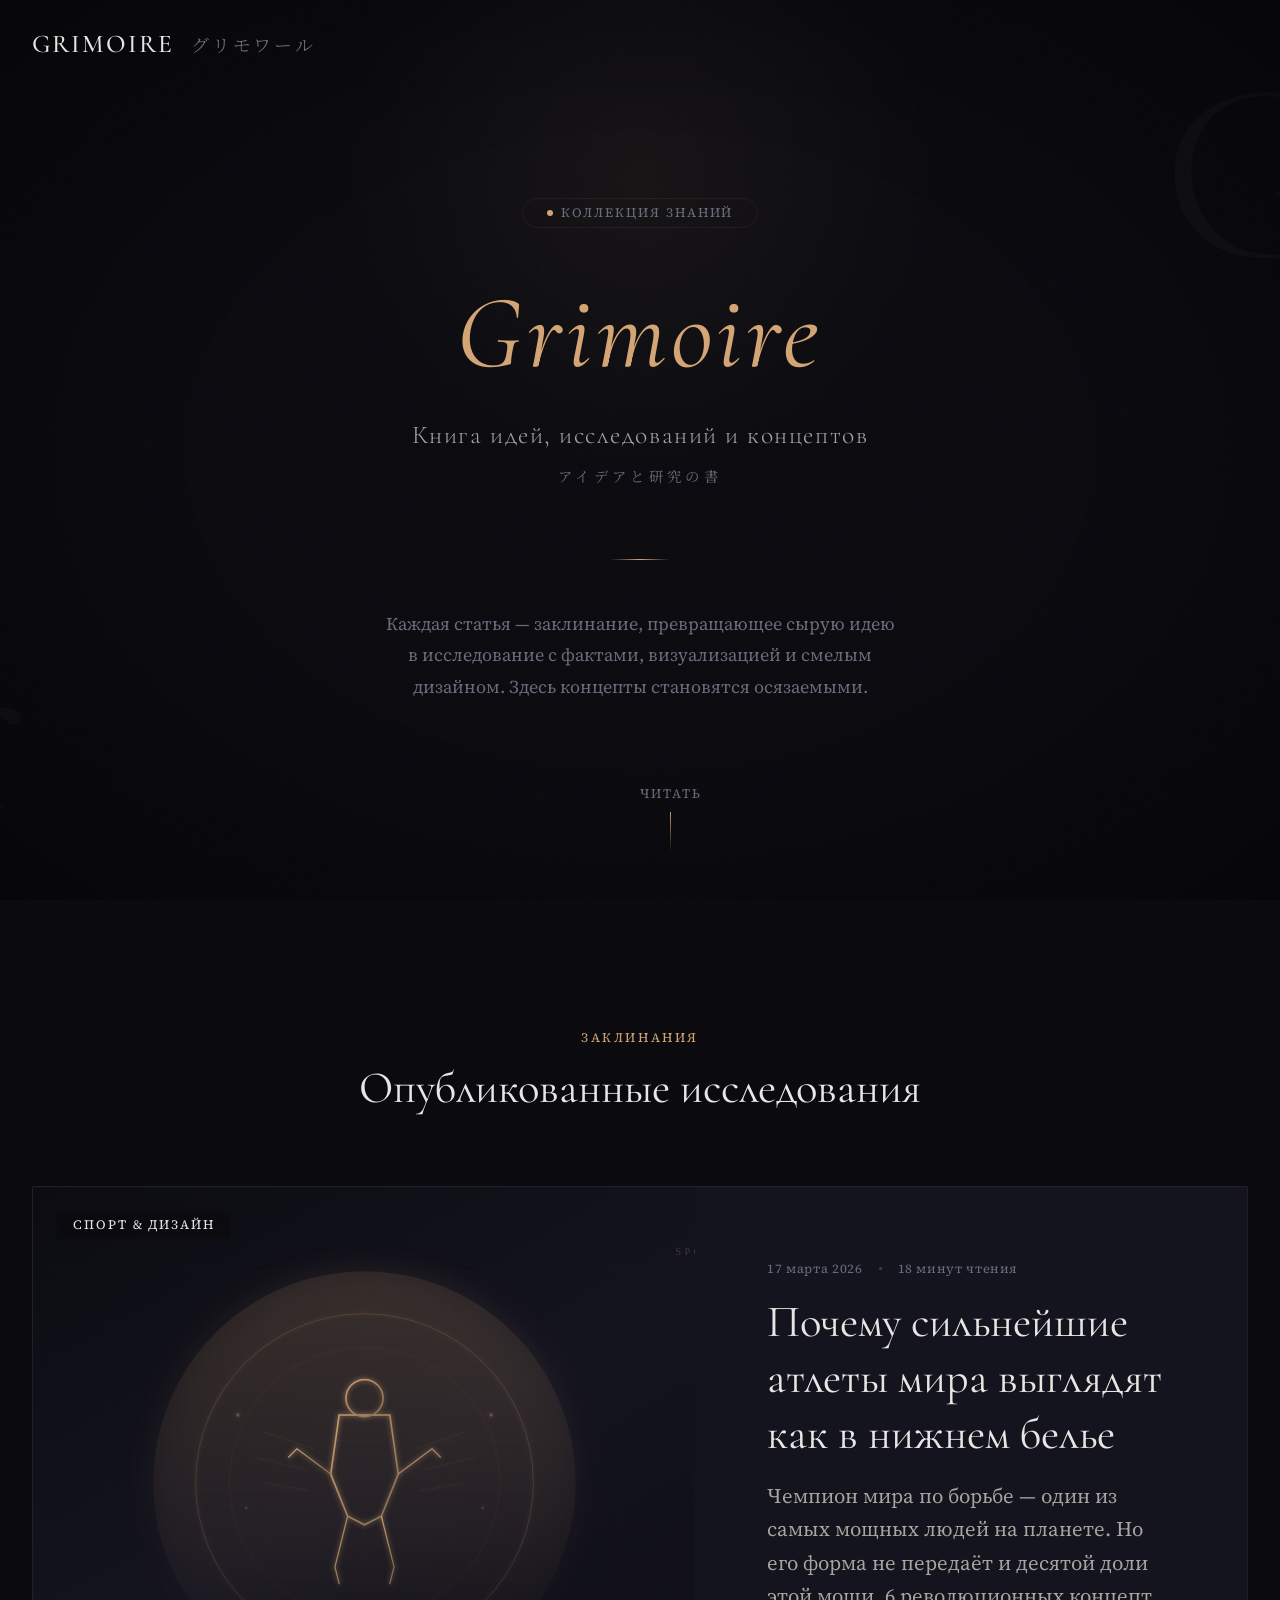
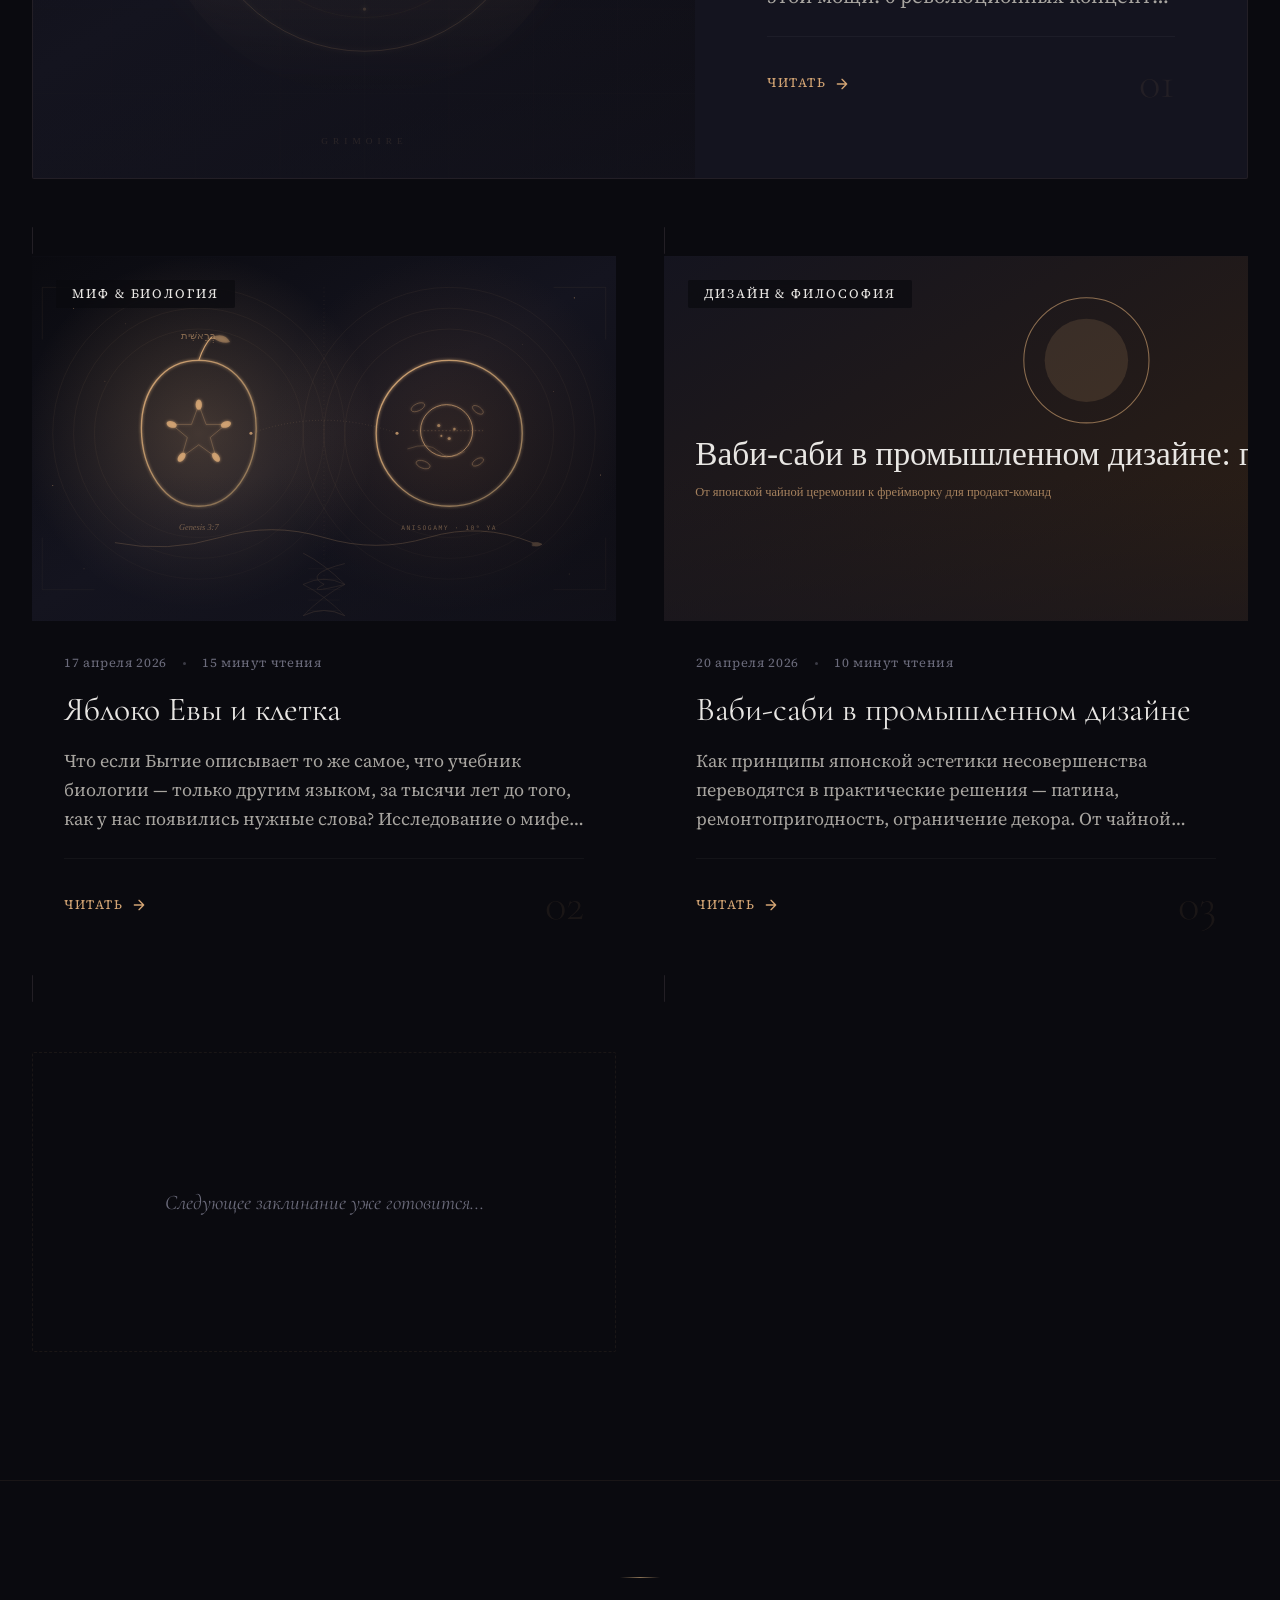
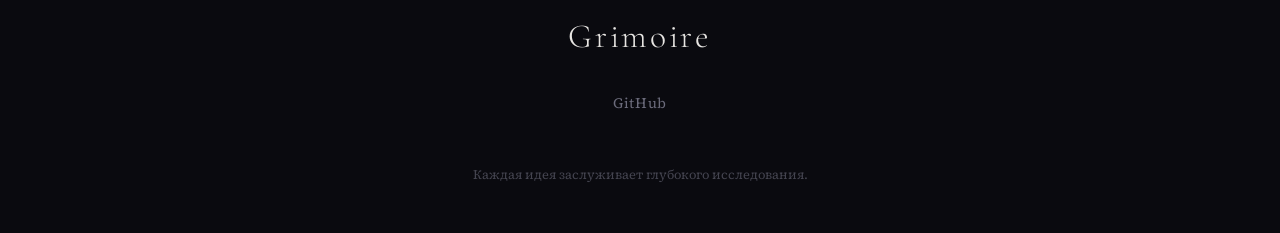
<file: index.html>
<!DOCTYPE html>
<html lang="ru">
<head>
  <meta charset="UTF-8">
  <meta name="viewport" content="width=device-width, initial-scale=1.0, viewport-fit=cover">
  <title>Grimoire — Книга идей, исследований и концептов</title>
  <meta name="description" content="Grimoire — коллекция глубоких исследований, смелых концептов и визуальных историй. Лонгриды о том, что заслуживает внимания.">
  <meta property="og:title" content="Grimoire — Книга идей">
  <meta property="og:description" content="Коллекция глубоких исследований, смелых концептов и визуальных историй.">
  <meta property="og:type" content="website">
  <!-- PWA -->
  <meta name="theme-color" content="#0a0a0f">
  <meta name="apple-mobile-web-app-capable" content="yes">
  <meta name="apple-mobile-web-app-status-bar-style" content="black-translucent">
  <meta name="apple-mobile-web-app-title" content="Grimoire">
  <link rel="manifest" href="manifest.webmanifest">
  <link rel="apple-touch-icon" href="assets/images/apple-touch-icon.png">
  <link rel="icon" href="assets/images/icon.svg" type="image/svg+xml">
  <link rel="stylesheet" href="assets/css/main.css">
  <style>
    /* Page-load animation */
    body:not(.loaded) { opacity: 0; }
    body.loaded { opacity: 1; transition: opacity 0.6s ease; }
  </style>
</head>
<body>

  <!-- Navigation -->
  <nav class="site-nav" role="navigation" aria-label="Главная навигация">
    <a href="./" class="nav-logo">
      Grimoire <span>グリモワール</span>
    </a>
  </nav>

  <!-- Hero Section -->
  <header class="hero">
    <div class="hero-ornament hero-ornament--top" aria-hidden="true">G</div>
    <div class="hero-ornament hero-ornament--bottom" aria-hidden="true">r</div>

    <span class="hero-badge">
      Коллекция знаний
    </span>

    <h1 class="hero-title"><em>Grimoire</em></h1>

    <p class="hero-subtitle">Книга идей, исследований и концептов</p>
    <p class="hero-subtitle-jp">アイデアと研究の書</p>

    <div class="hero-divider" aria-hidden="true"></div>

    <p class="hero-description">
      Каждая статья — заклинание, превращающее сырую идею в исследование
      с фактами, визуализацией и смелым дизайном. Здесь концепты
      становятся осязаемыми.
    </p>

    <div class="hero-scroll-hint" aria-hidden="true">
      Читать
    </div>
  </header>

  <!-- Articles Section -->
  <section aria-labelledby="articles-heading">
    <div class="section-header">
      <span class="section-label">Заклинания</span>
      <h2 class="section-title" id="articles-heading">Опубликованные исследования</h2>
    </div>

    <div class="articles-grid">

      <!-- Featured Article Card -->
      <article class="article-card">
        <a href="articles/wrestling-uniform-revolution/" class="card-inner">
          <div class="card-image">
            <img src="articles/wrestling-uniform-revolution/cover.svg" alt="Революция формы борцов" loading="lazy">
            <span class="card-category">Спорт & Дизайн</span>
          </div>
          <div class="card-content">
            <div class="card-meta">
              <span>17 марта 2026</span>
              <span class="card-meta-divider"></span>
              <span>18 минут чтения</span>
            </div>
            <h3 class="card-title">Почему сильнейшие атлеты мира выглядят как&nbsp;в&nbsp;нижнем белье</h3>
            <p class="card-excerpt">
              Чемпион мира по борьбе — один из самых мощных людей на планете.
              Но его форма не передаёт и десятой доли этой мощи. 6 революционных
              концептов — от биомиметики хищников до киберпанк-скафандра.
            </p>
            <div class="card-footer">
              <span class="card-read-more">
                Читать
                <svg viewBox="0 0 24 24" fill="none" stroke="currentColor" stroke-width="2" stroke-linecap="round" stroke-linejoin="round"><path d="M5 12h14M12 5l7 7-7 7"/></svg>
              </span>
              <span class="card-number">01</span>
            </div>
          </div>
        </a>
      </article>

      <!-- Article: Яблоко Евы и клетка -->
      <article class="article-card">
        <a href="articles/yabloko-evy-i-kletka/" class="card-inner">
          <div class="card-image">
            <img src="articles/yabloko-evy-i-kletka/cover.svg" alt="Яблоко Евы и клетка" loading="lazy">
            <span class="card-category">Миф & Биология</span>
          </div>
          <div class="card-content">
            <div class="card-meta">
              <span>17 апреля 2026</span>
              <span class="card-meta-divider"></span>
              <span>15 минут чтения</span>
            </div>
            <h3 class="card-title">Яблоко Евы и&nbsp;клетка</h3>
            <p class="card-excerpt">
              Что если Бытие описывает то же самое, что учебник биологии&nbsp;—
              только другим языком, за тысячи лет до того, как у нас появились
              нужные слова? Исследование о мифе как ранней форме науки.
            </p>
            <div class="card-footer">
              <span class="card-read-more">
                Читать
                <svg viewBox="0 0 24 24" fill="none" stroke="currentColor" stroke-width="2" stroke-linecap="round" stroke-linejoin="round"><path d="M5 12h14M12 5l7 7-7 7"/></svg>
              </span>
              <span class="card-number">02</span>
            </div>
          </div>
        </a>
      </article>

      <!-- Article: Ваби-саби в промышленном дизайне -->
      <article class="article-card">
        <a href="articles/wabi-sabi-industrial-design/" class="card-inner">
          <div class="card-image">
            <img src="articles/wabi-sabi-industrial-design/cover.svg" alt="Ваби-саби в промышленном дизайне" loading="lazy">
            <span class="card-category">Дизайн & Философия</span>
          </div>
          <div class="card-content">
            <div class="card-meta">
              <span>20 апреля 2026</span>
              <span class="card-meta-divider"></span>
              <span>10 минут чтения</span>
            </div>
            <h3 class="card-title">Ваби-саби в&nbsp;промышленном дизайне</h3>
            <p class="card-excerpt">
              Как принципы японской эстетики несовершенства переводятся
              в практические решения — патина, ремонтопригодность, ограничение
              декора. От чайной церемонии к фреймворку для продакт-команд.
            </p>
            <div class="card-footer">
              <span class="card-read-more">
                Читать
                <svg viewBox="0 0 24 24" fill="none" stroke="currentColor" stroke-width="2" stroke-linecap="round" stroke-linejoin="round"><path d="M5 12h14M12 5l7 7-7 7"/></svg>
              </span>
              <span class="card-number">03</span>
            </div>
          </div>
        </a>
      </article>

      <!-- Placeholder for future articles -->
      <article class="article-card">
        <div class="card-placeholder">
          Следующее заклинание уже готовится...
        </div>
      </article>

    </div>
  </section>

  <!-- Footer -->
  <footer class="site-footer">
    <div class="footer-divider" aria-hidden="true"></div>
    <div class="footer-logo">Grimoire</div>
    <ul class="footer-links">
      <li><a href="https://github.com/luvor/grimoire" target="_blank" rel="noopener">GitHub</a></li>
    </ul>
    <p class="footer-copy">Каждая идея заслуживает глубокого исследования.</p>
  </footer>

  <script src="assets/js/main.js"></script>
  <script>
    if ('serviceWorker' in navigator) {
      navigator.serviceWorker.register('sw.js').catch(() => {});
    }
  </script>
</body>
</html>
</file>
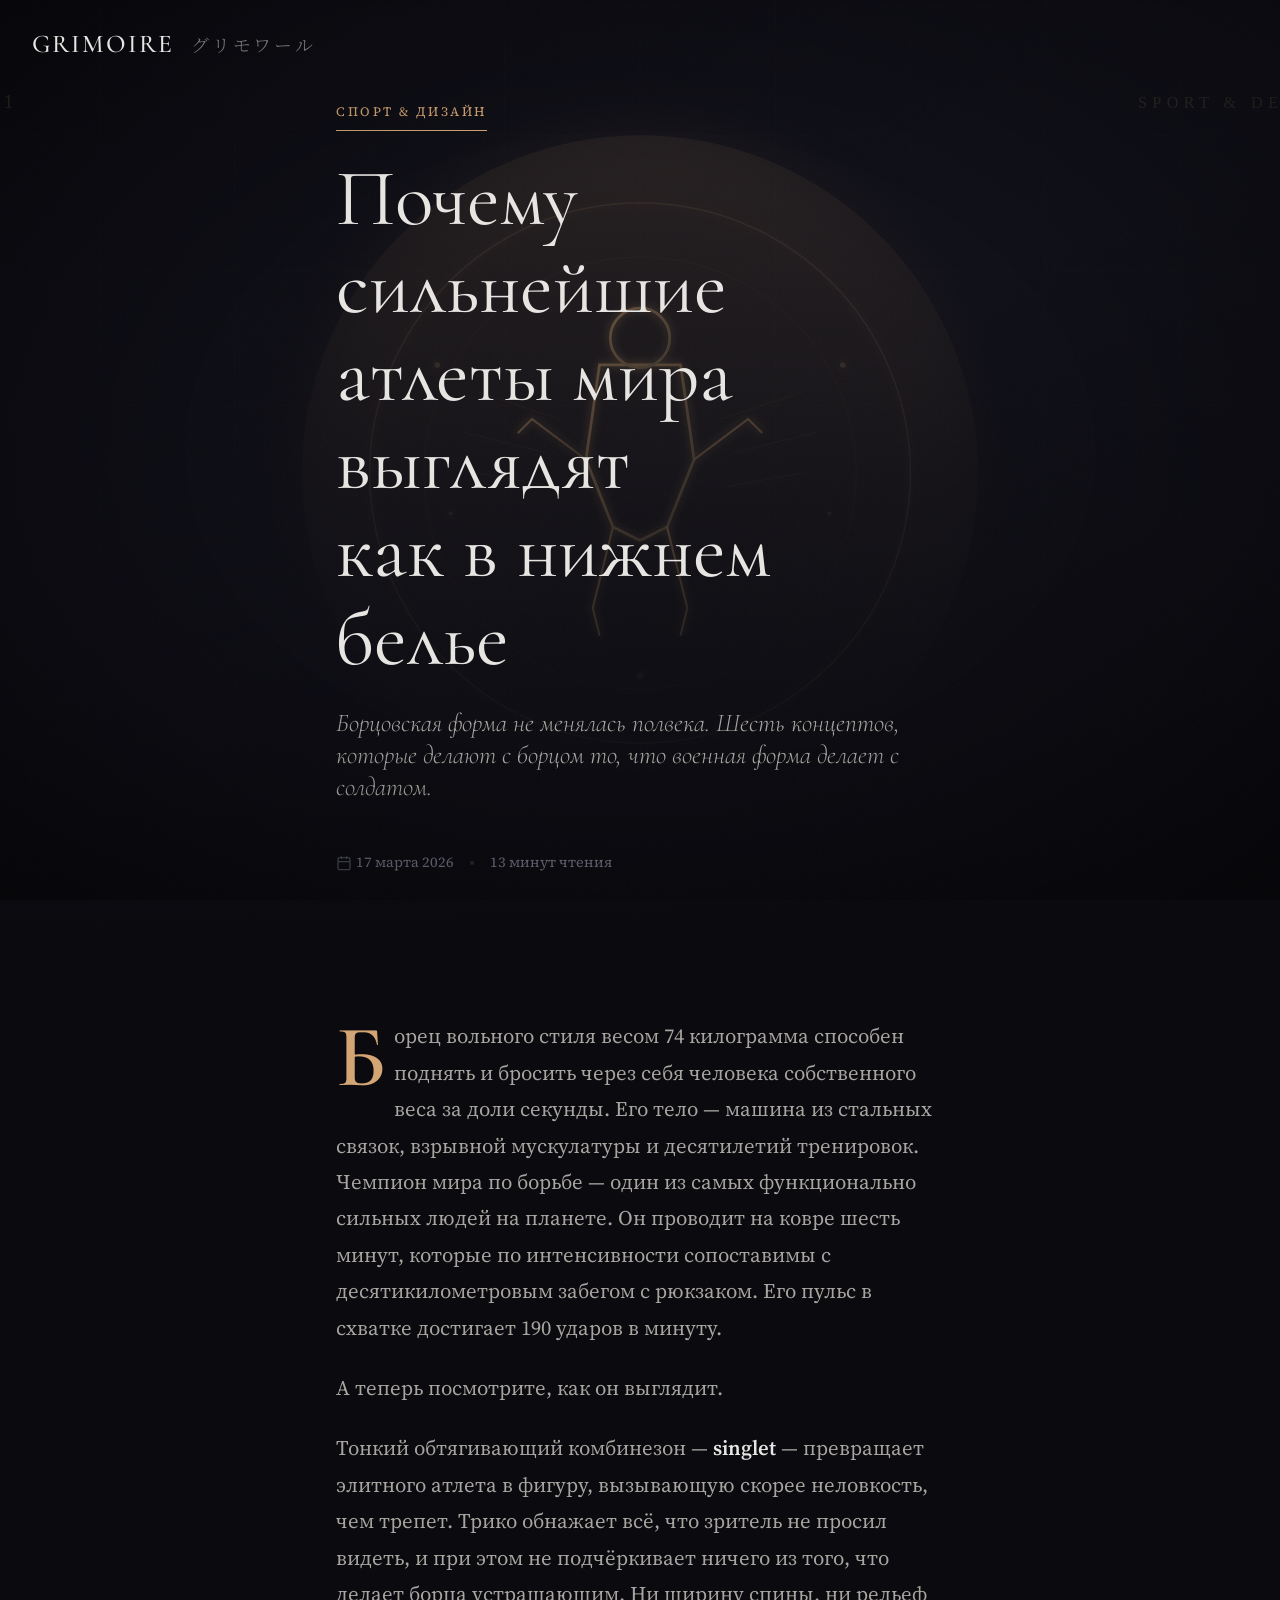
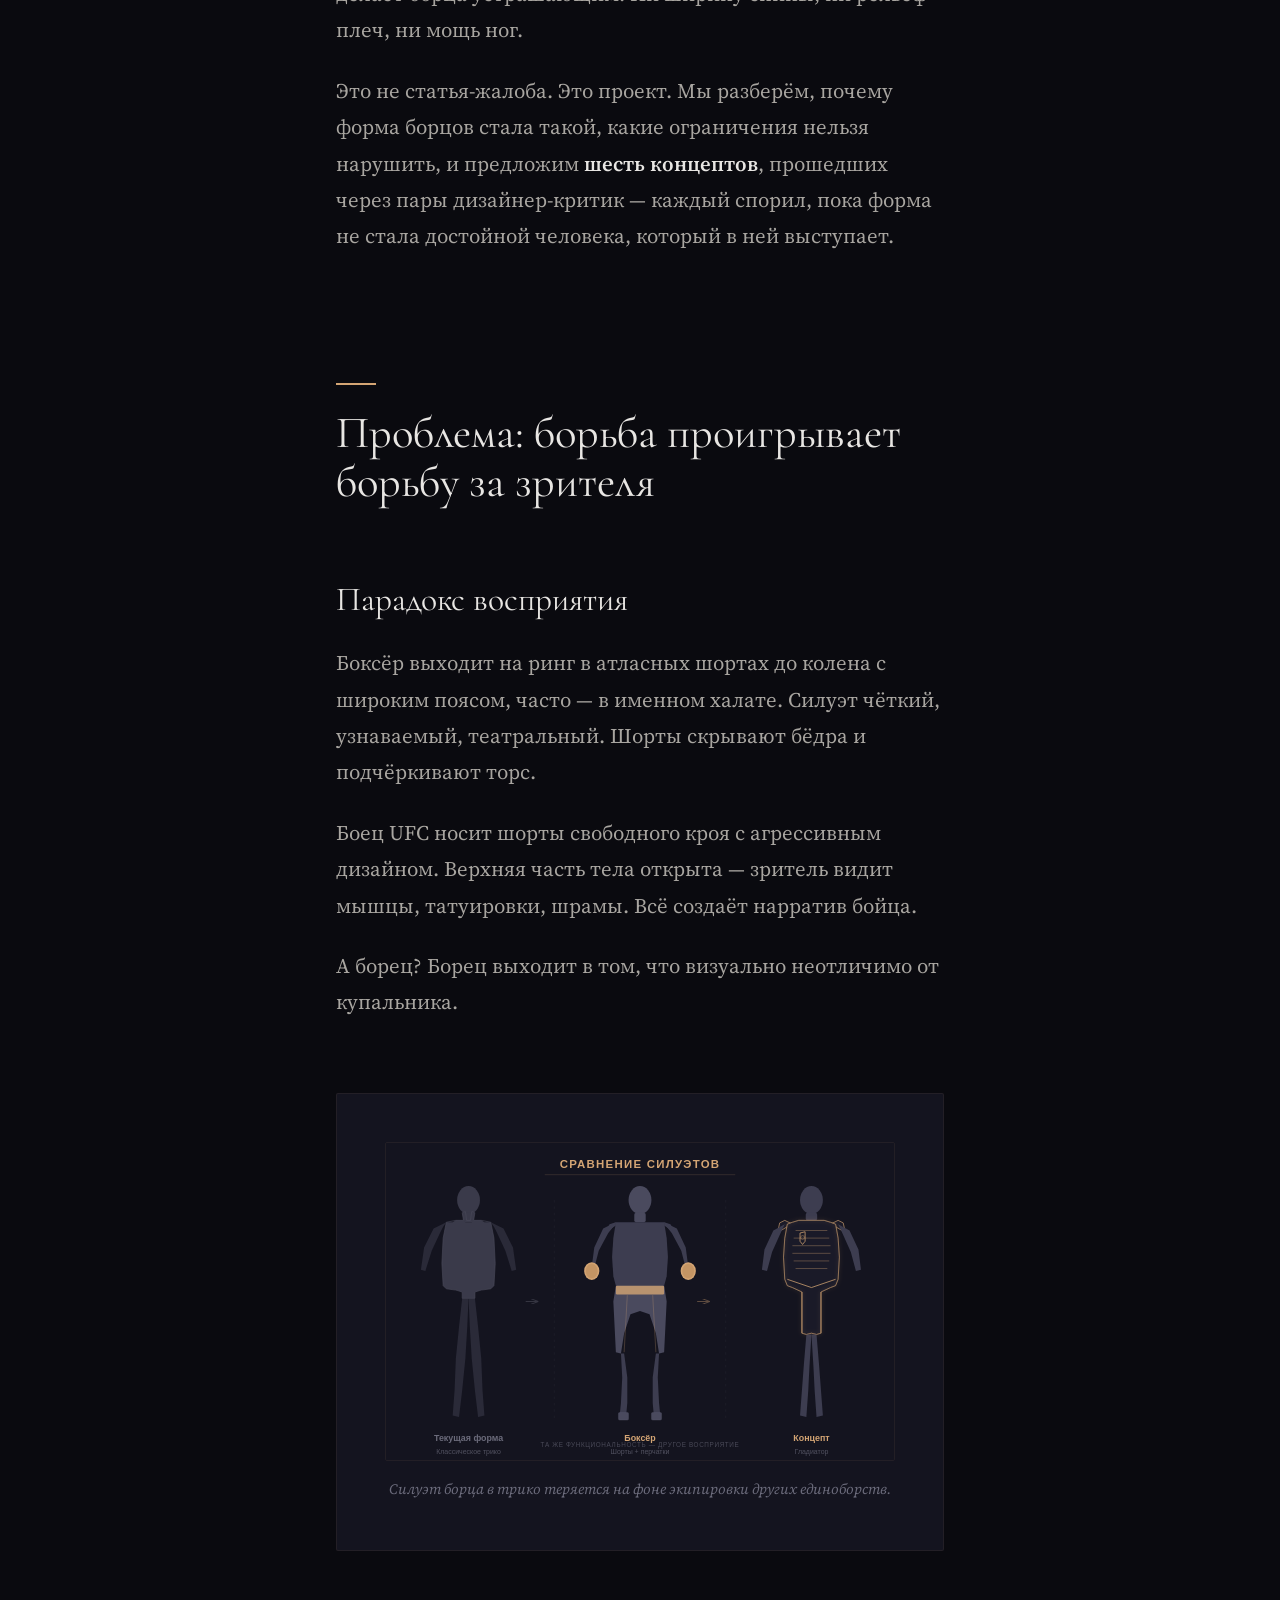
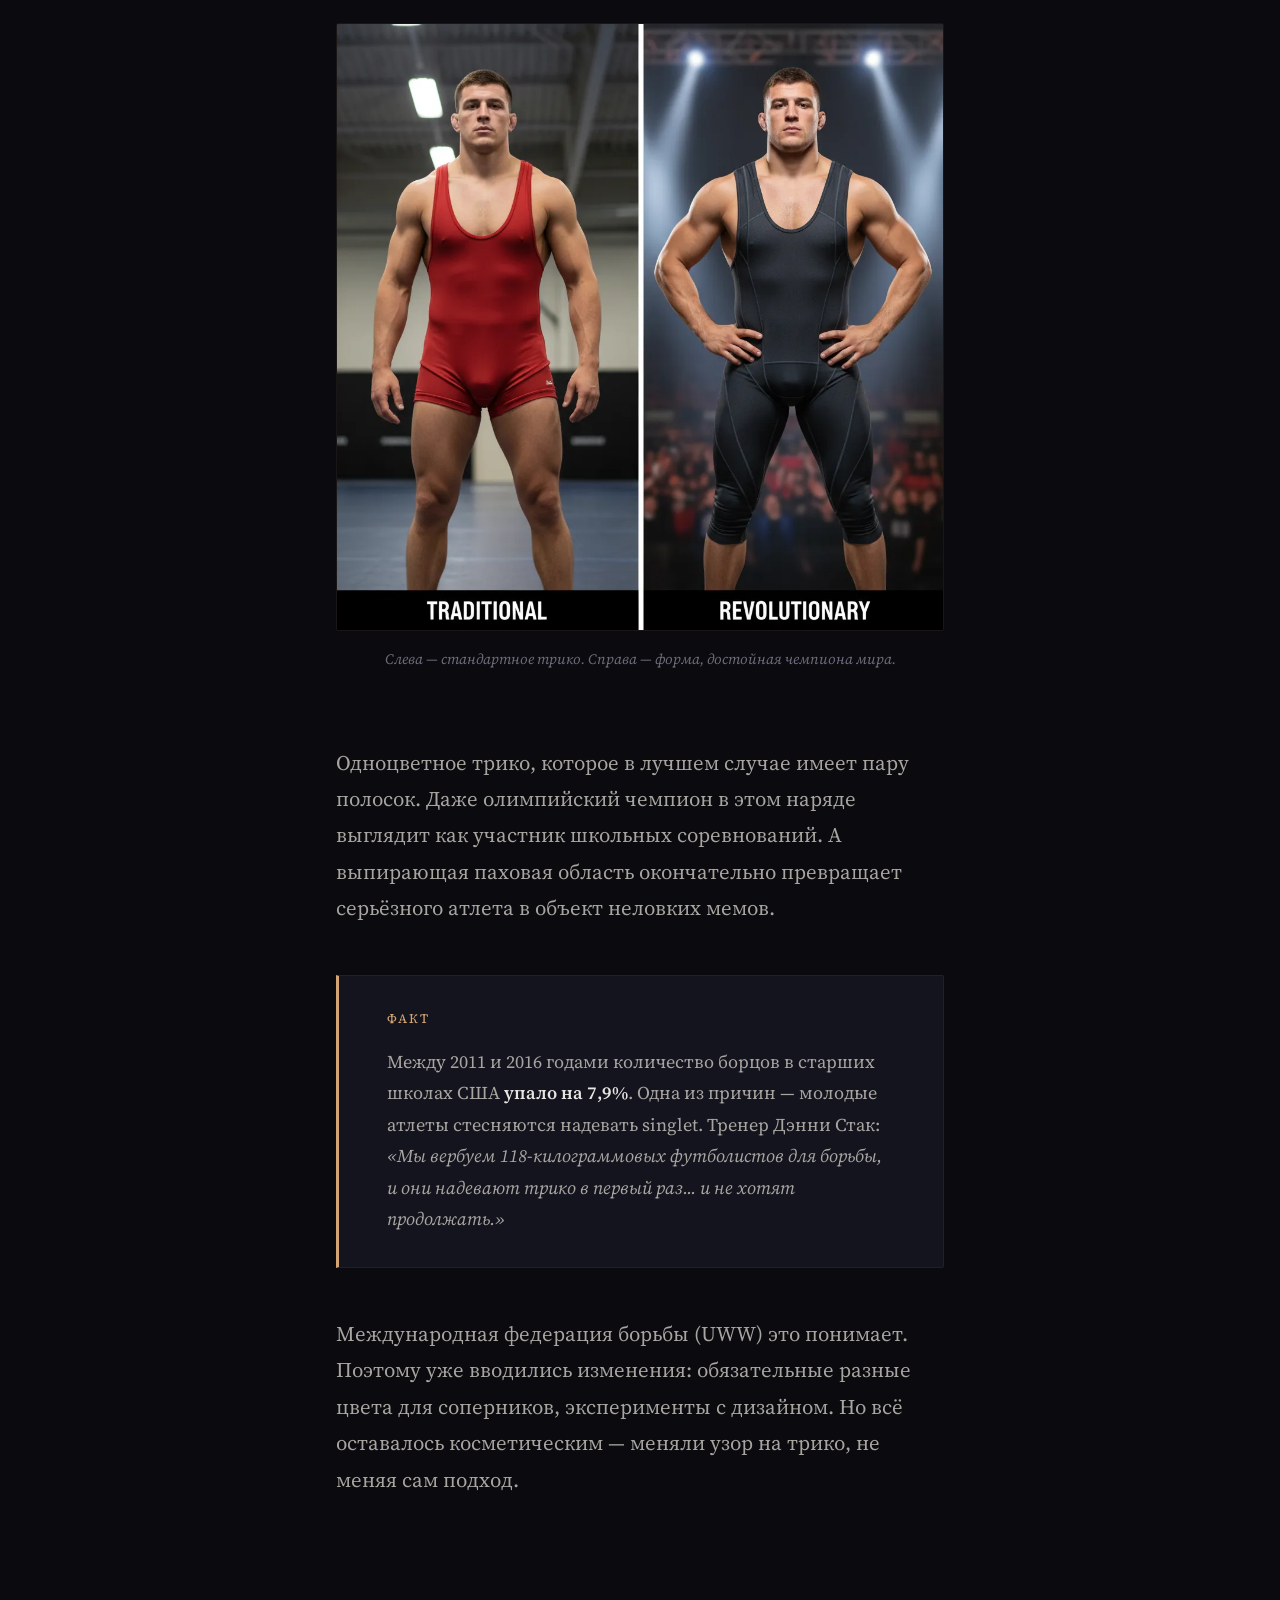
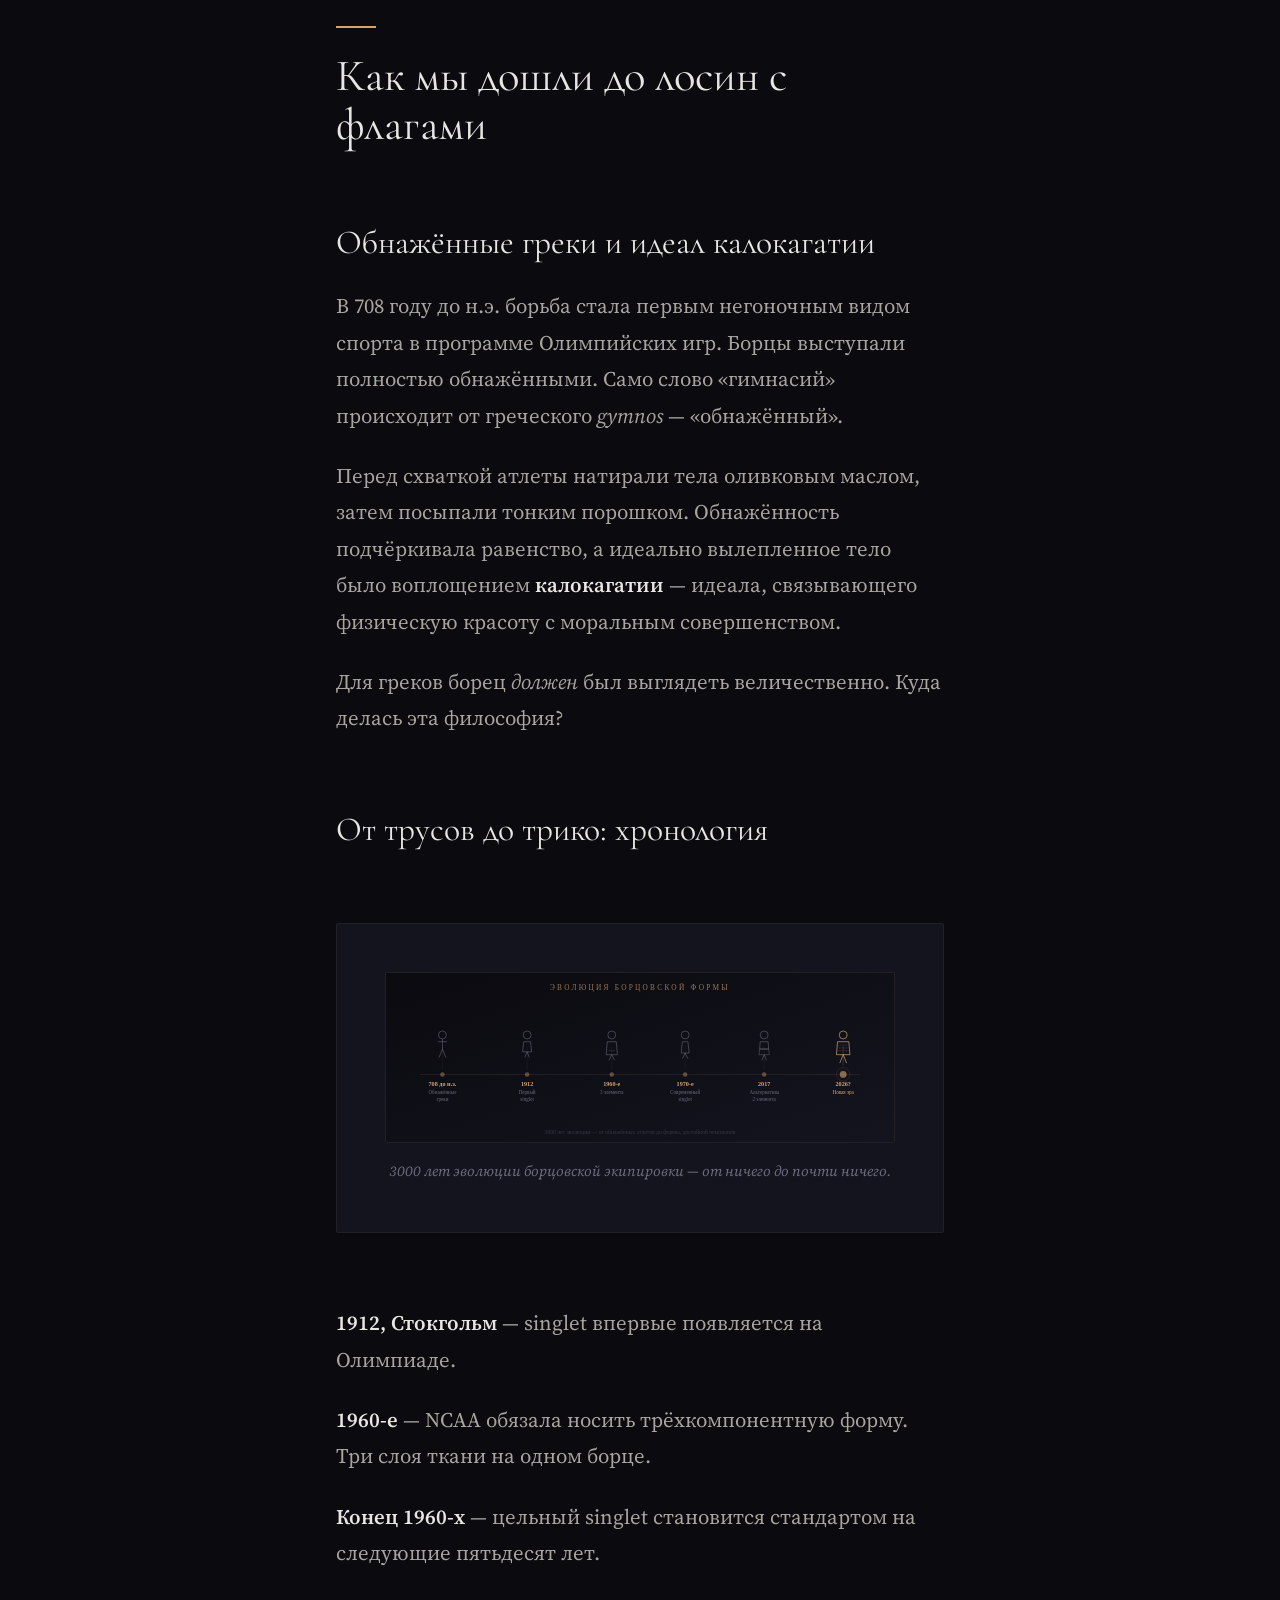
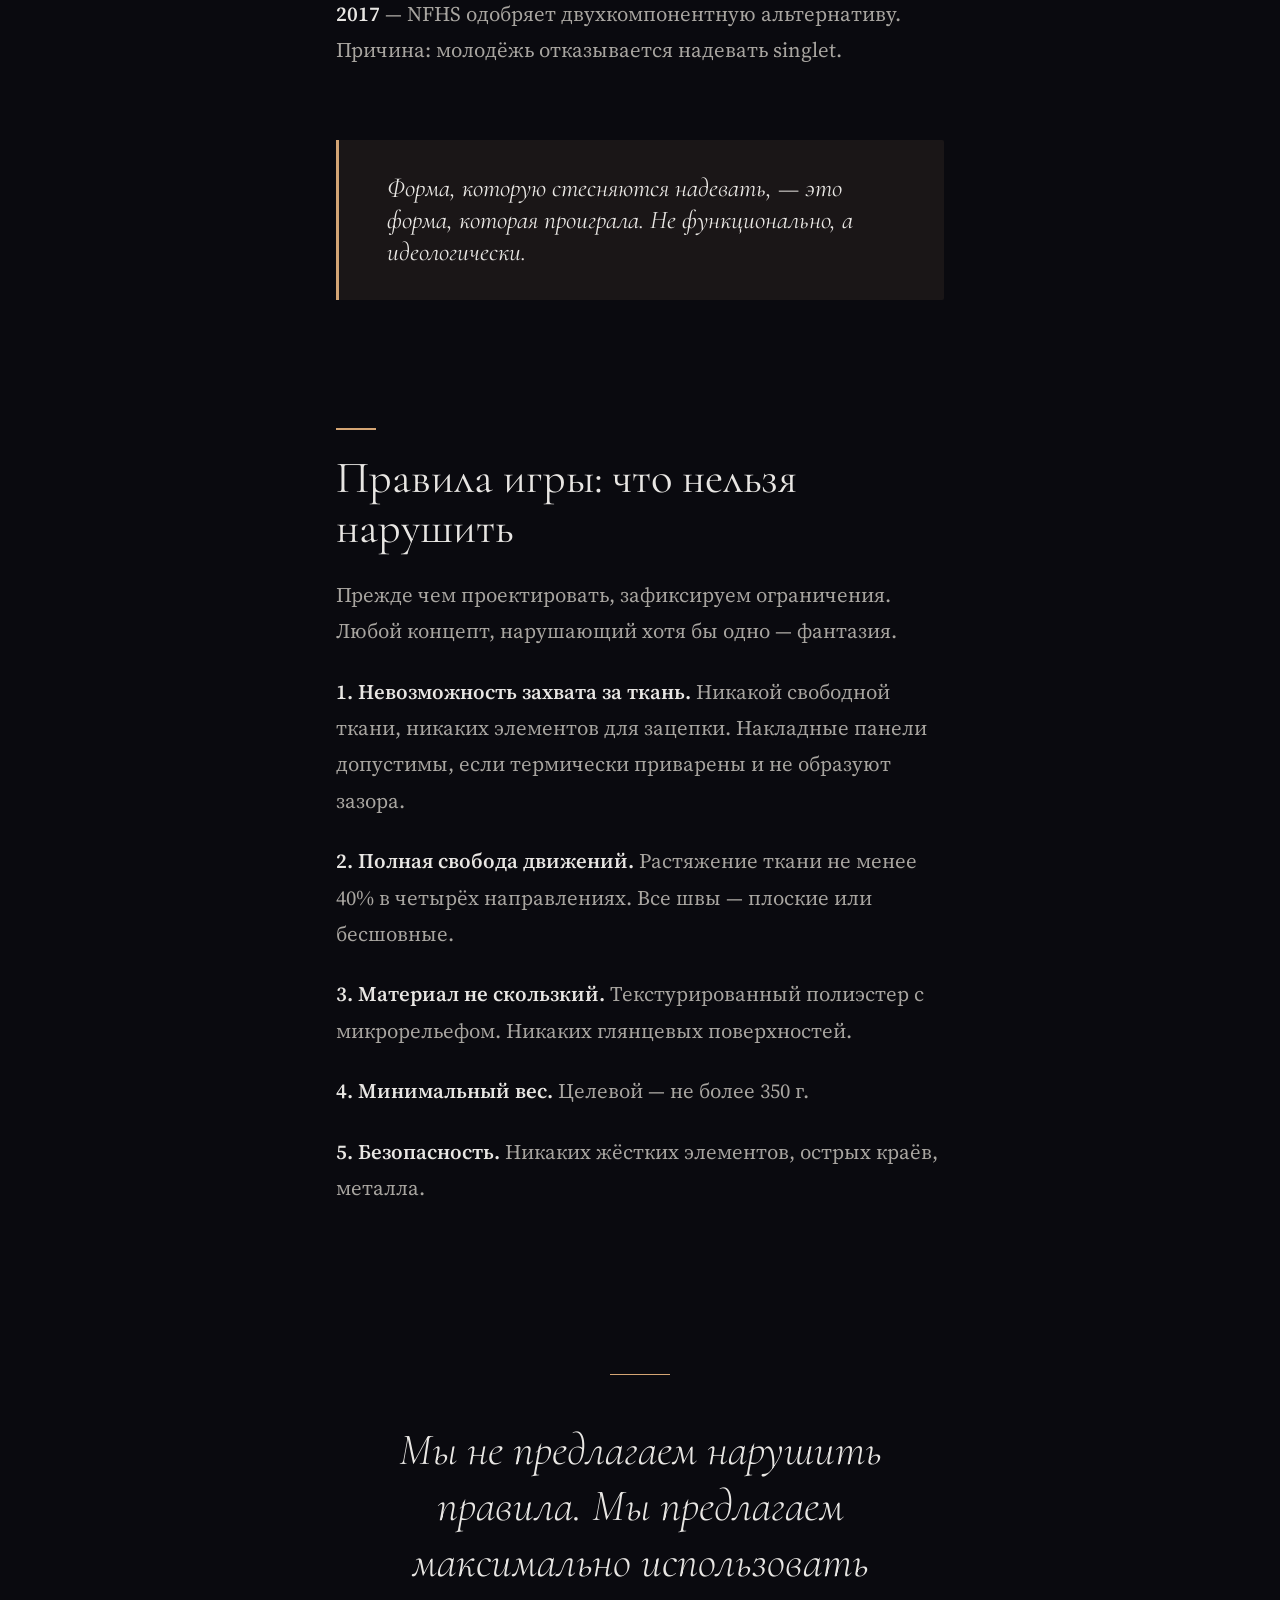
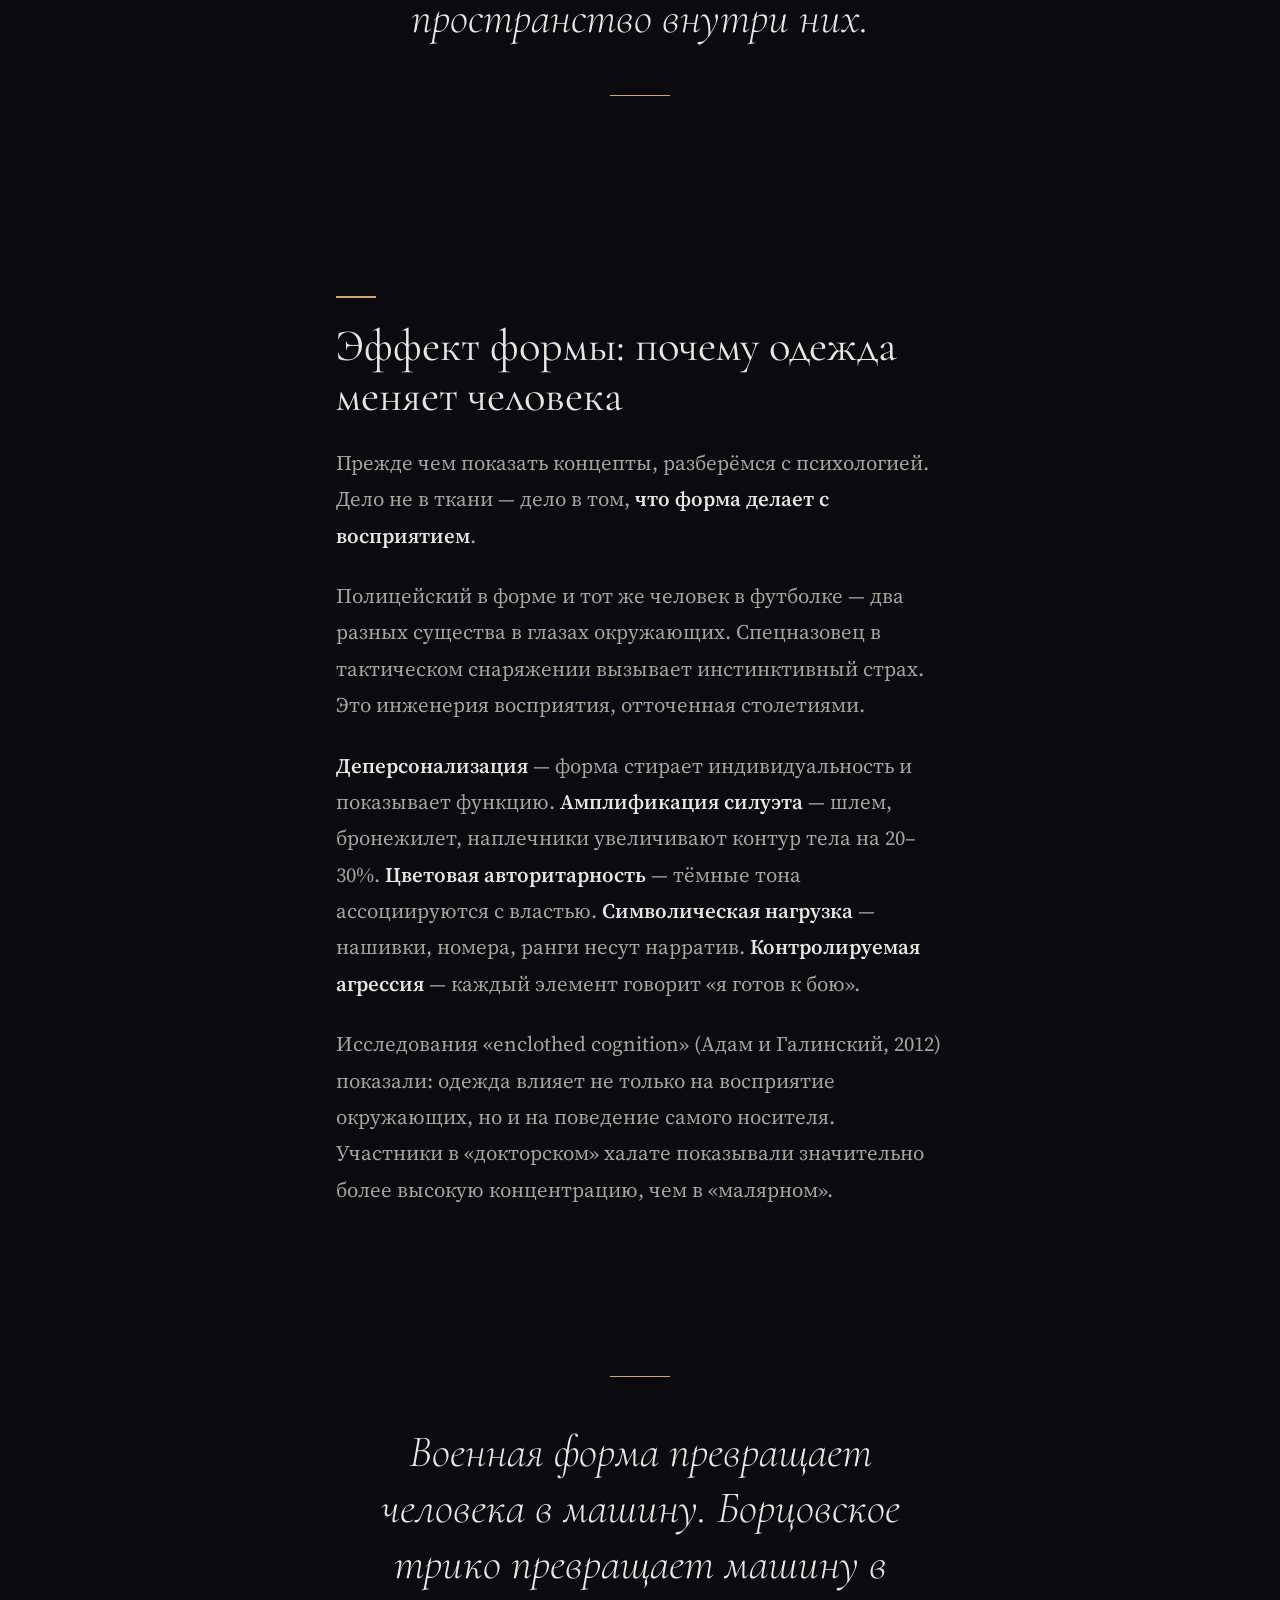
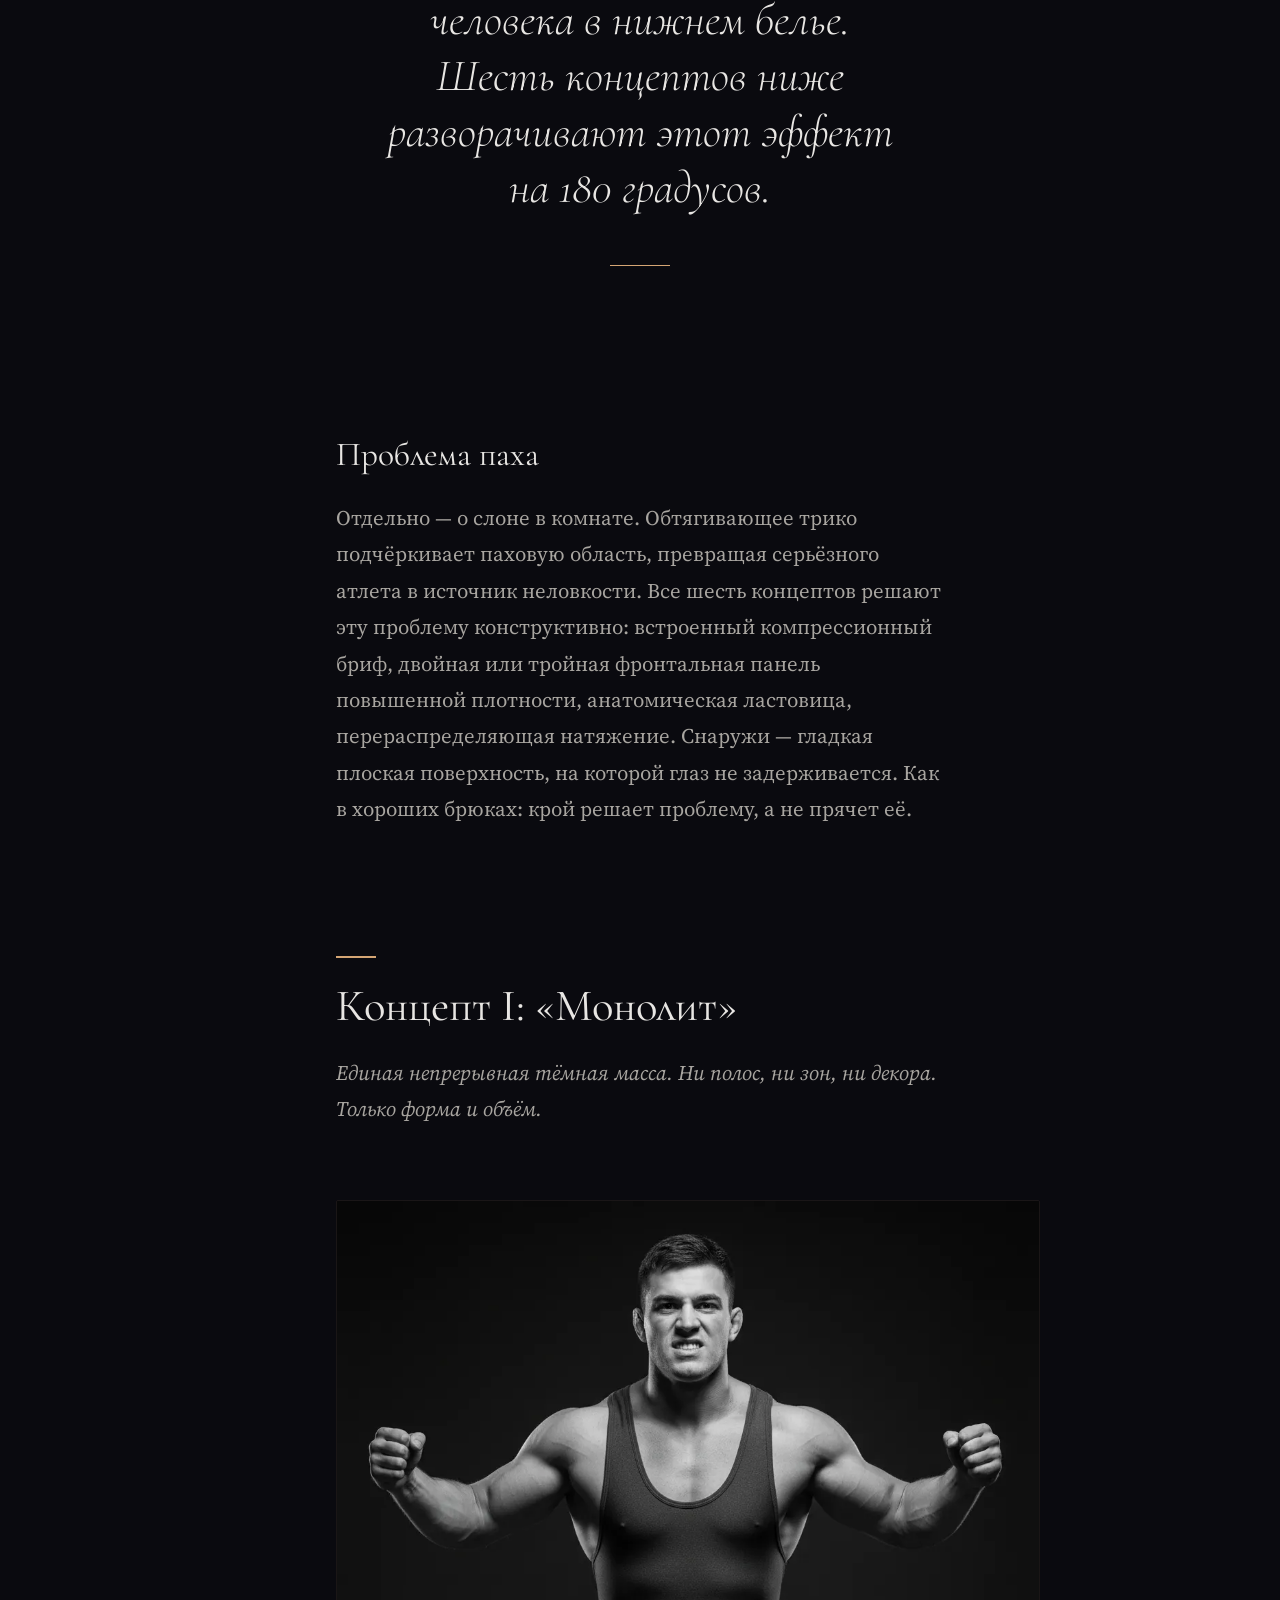
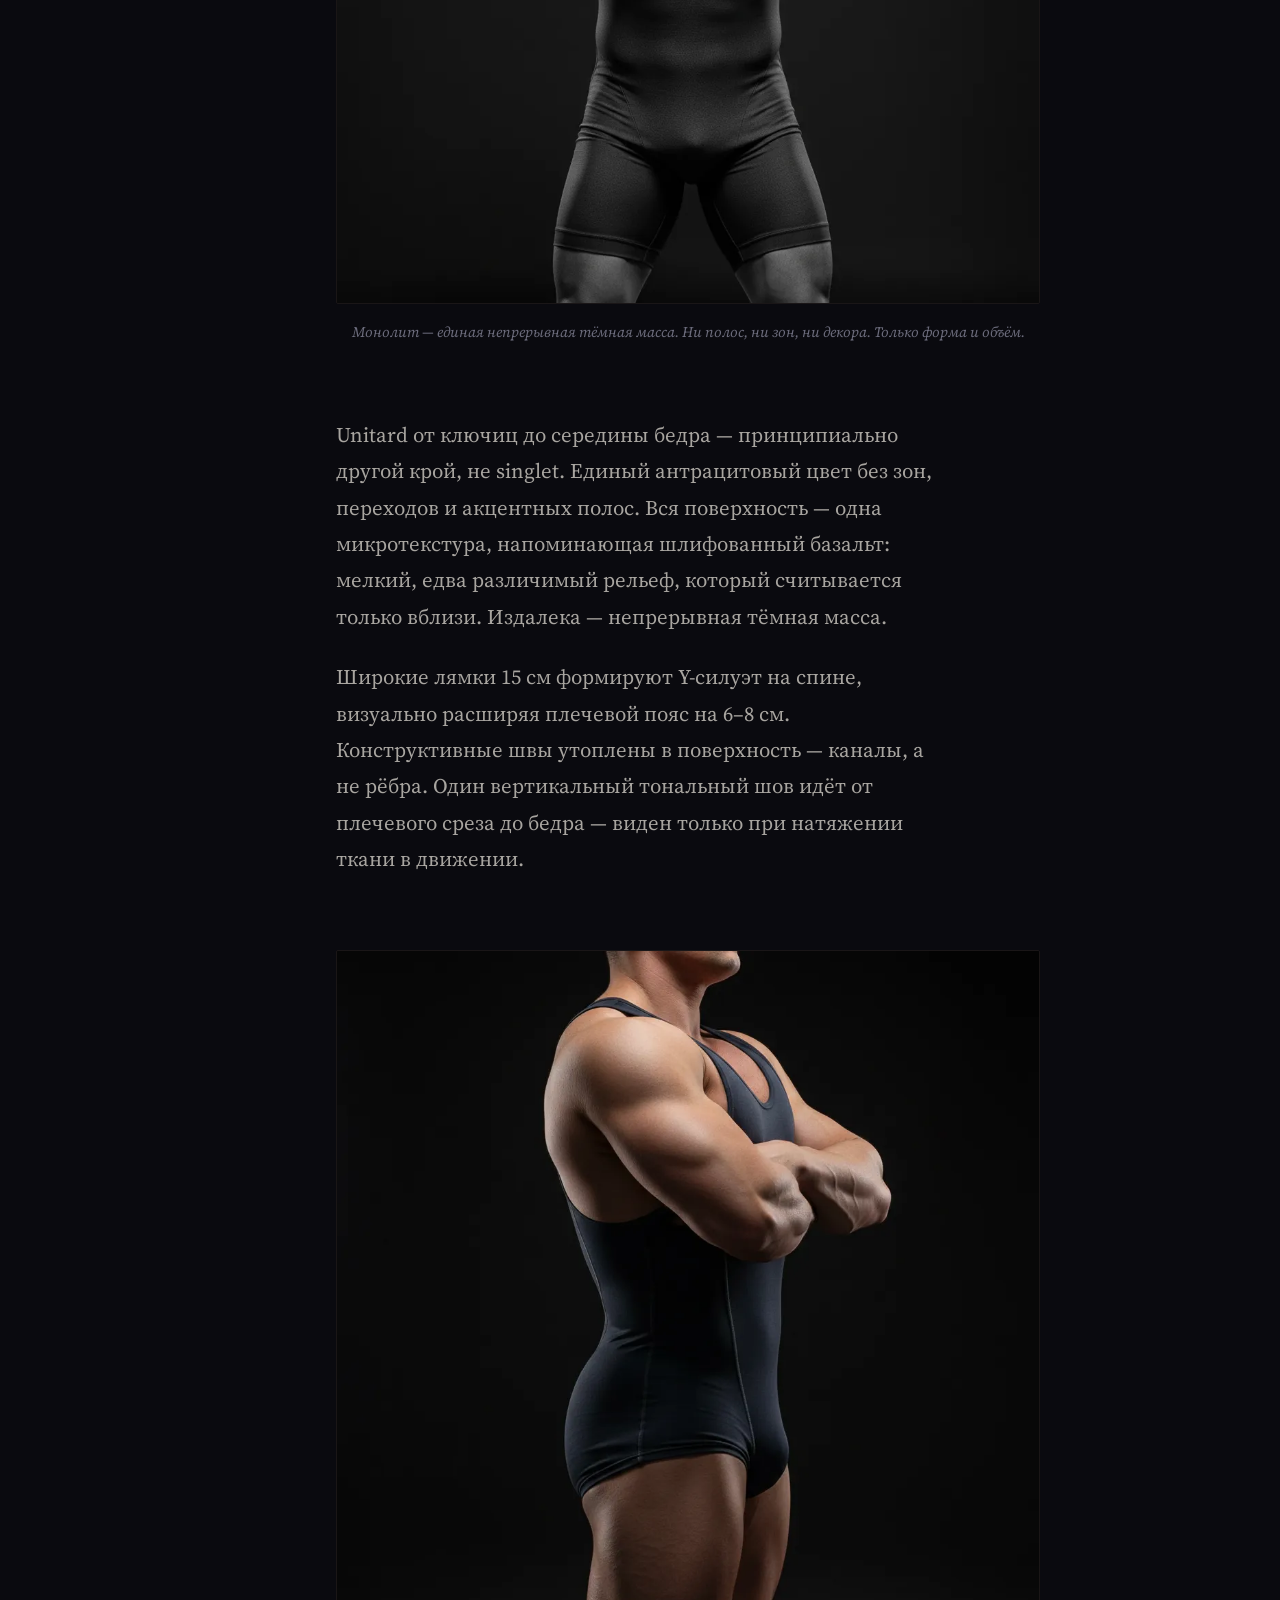
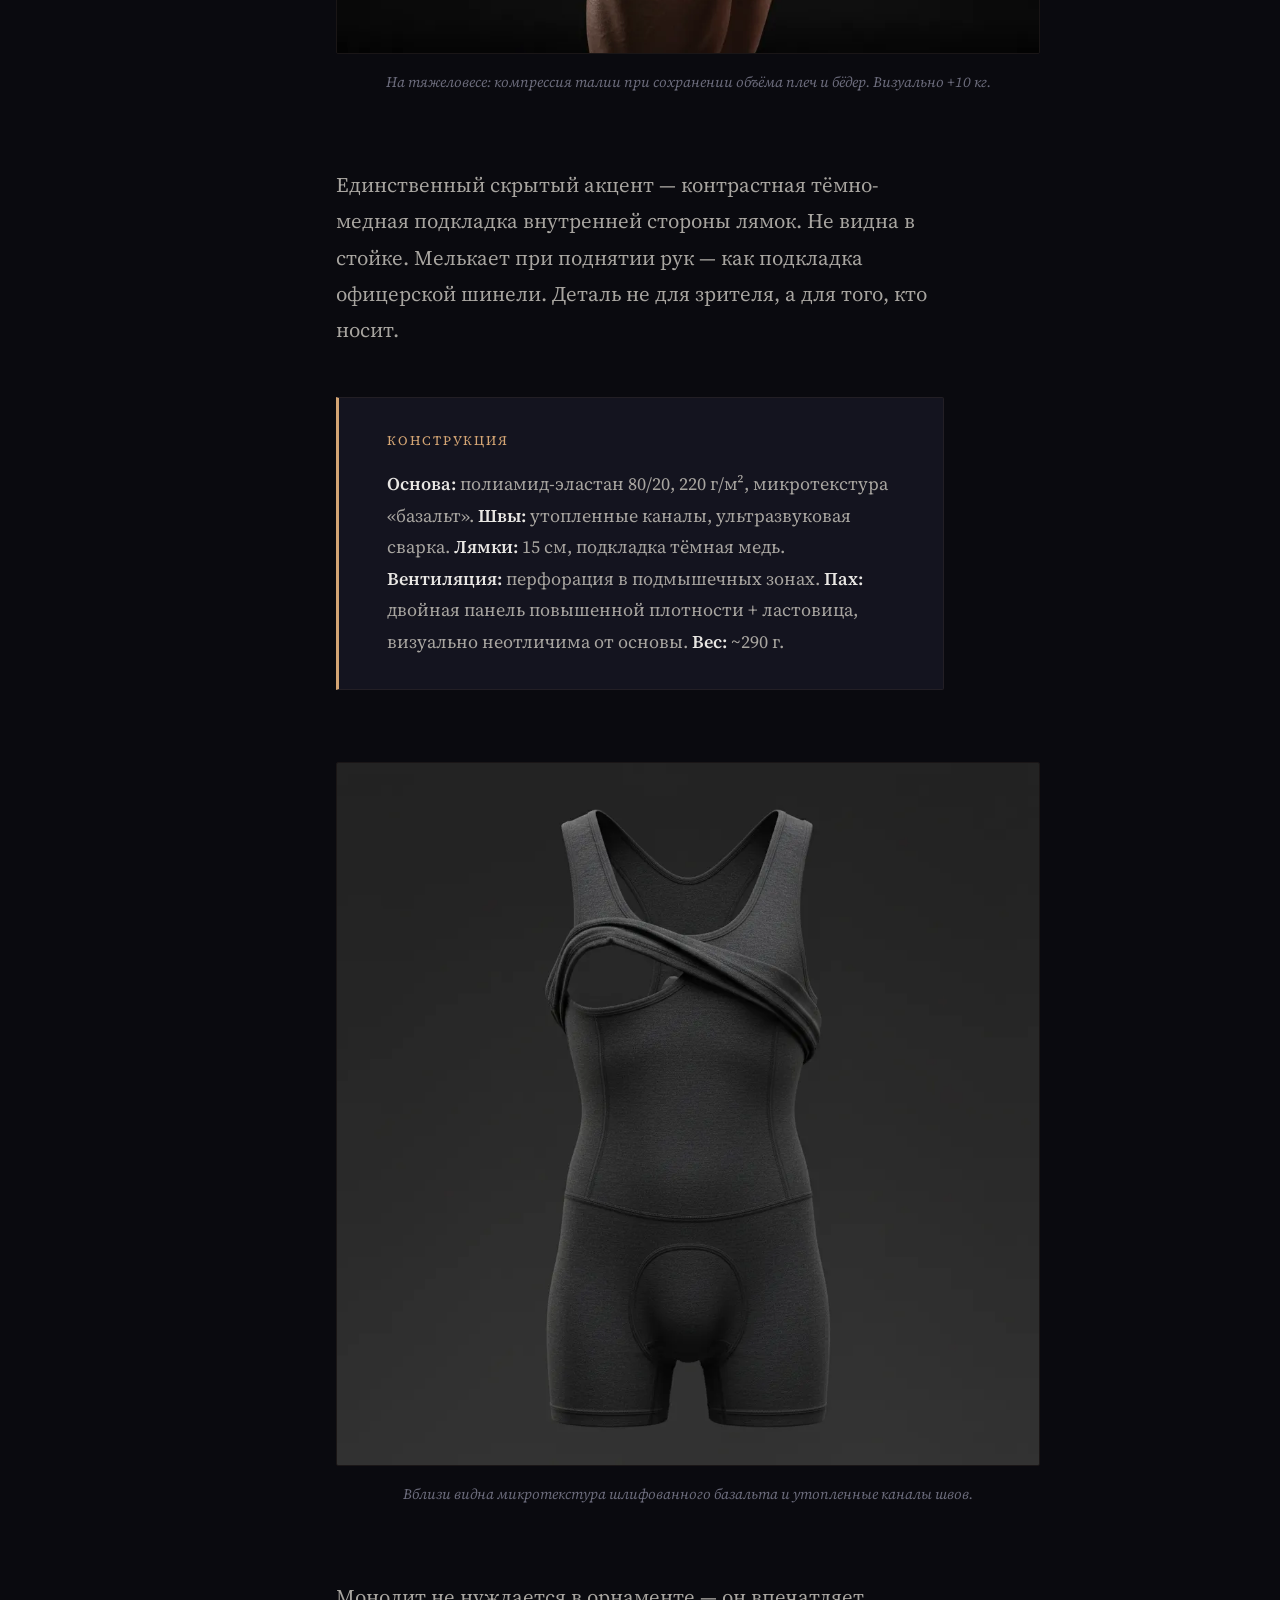
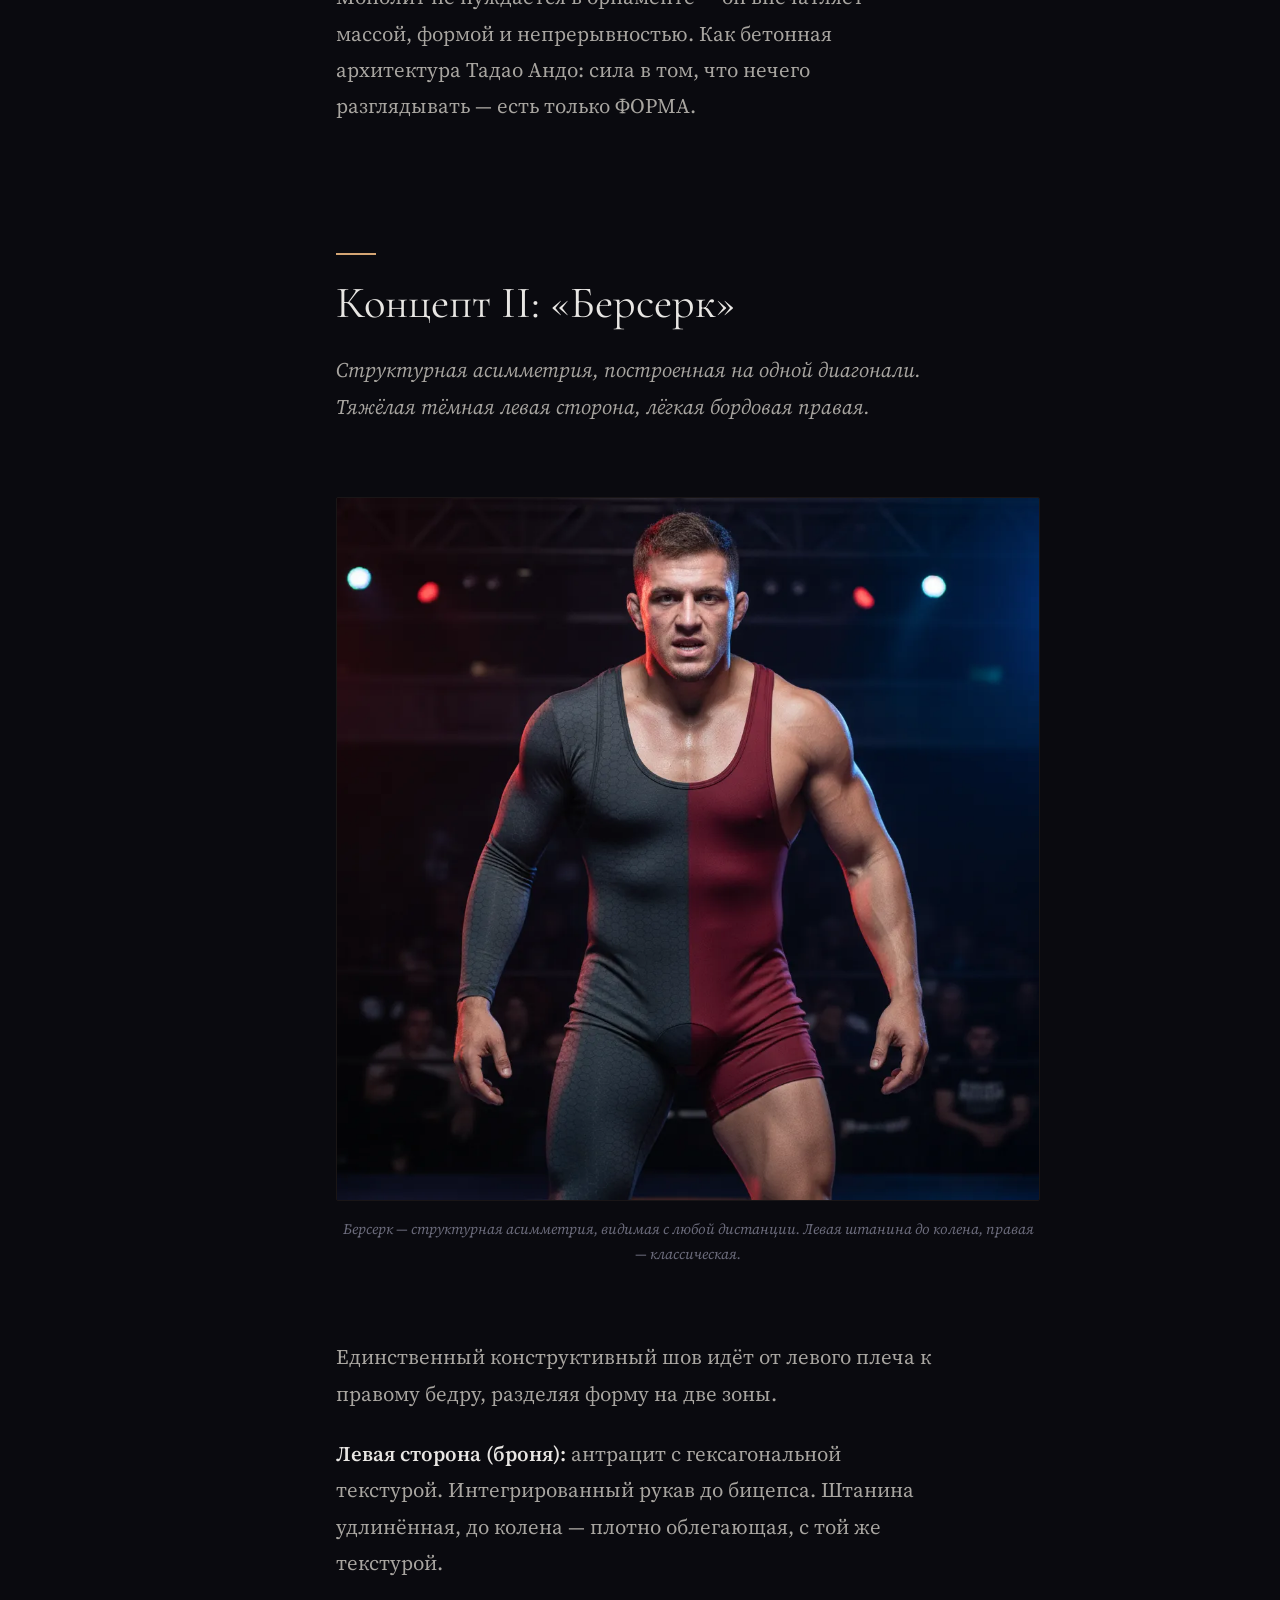
<file: articles/wrestling-uniform-revolution/index.html>
<!DOCTYPE html>
<html lang="ru">
<head>
  <meta charset="UTF-8">
  <meta name="viewport" content="width=device-width, initial-scale=1.0, viewport-fit=cover">
  <title>Почему сильнейшие атлеты мира выглядят как в нижнем белье — Grimoire</title>
  <meta name="description" content="Чемпион мира по борьбе — один из самых мощных людей на планете. Но его форма не передаёт и десятой доли этой мощи. 6 революционных концептов — от монолитного unitard до асимметричного Берсерка.">
  <meta property="og:title" content="Почему сильнейшие атлеты мира выглядят как в нижнем белье — Grimoire">
  <meta property="og:description" content="Исследование проблемы борцовской формы и 6 революционных концептов новой экипировки для элитных атлетов.">
  <meta property="og:type" content="article">
  <meta property="og:image" content="https://luvor.github.io/grimoire/articles/wrestling-uniform-revolution/cover.svg">
  <meta property="og:url" content="https://luvor.github.io/grimoire/articles/wrestling-uniform-revolution/">
  <!-- PWA -->
  <meta name="theme-color" content="#0a0a0f">
  <meta name="apple-mobile-web-app-capable" content="yes">
  <meta name="apple-mobile-web-app-status-bar-style" content="black-translucent">
  <meta name="apple-mobile-web-app-title" content="Grimoire">
  <link rel="manifest" href="../../manifest.webmanifest">
  <link rel="apple-touch-icon" href="../../assets/images/apple-touch-icon.png">
  <link rel="icon" href="../../assets/images/icon.svg" type="image/svg+xml">
  <link rel="stylesheet" href="../../assets/css/main.css">
  <link rel="stylesheet" href="../../assets/css/article.css">
  <style>
    body:not(.loaded) { opacity: 0; }
    body.loaded { opacity: 1; transition: opacity 0.6s ease; }
  </style>
</head>
<body>

  <!-- Reading Progress -->
  <div class="reading-progress" aria-hidden="true"></div>

  <!-- Navigation -->
  <nav class="site-nav" role="navigation" aria-label="Навигация">
    <a href="../../" class="nav-logo">
      Grimoire <span>グリモワール</span>
    </a>
  </nav>

  <!-- Article Hero -->
  <header class="article-hero">
    <div class="article-hero-image">
      <img src="cover.svg" alt="Революция борцовской формы">
    </div>
    <div class="article-hero-content">
      <span class="article-category">Спорт & Дизайн</span>
      <h1 class="article-title">Почему сильнейшие атлеты мира выглядят как&nbsp;в&nbsp;нижнем белье</h1>
      <p class="article-subtitle">Борцовская форма не менялась полвека. Шесть концептов, которые делают с борцом то, что военная форма делает с солдатом.</p>
      <div class="article-meta">
        <span class="article-meta-item">
          <svg viewBox="0 0 24 24" fill="none" stroke="currentColor" stroke-width="2"><rect x="3" y="4" width="18" height="18" rx="2"/><path d="M16 2v4M8 2v4M3 10h18"/></svg>
          17 марта 2026
        </span>
        <span class="article-meta-divider"></span>
        <span class="article-meta-item" data-reading-time>
          <svg viewBox="0 0 24 24" fill="none" stroke="currentColor" stroke-width="2"><circle cx="12" cy="12" r="10"/><path d="M12 6v6l4 2"/></svg>
          Считаем...
        </span>
      </div>
    </div>
  </header>

  <!-- TOC Sidebar -->
  <aside class="toc-sidebar" aria-label="Содержание">
    <div class="toc-title">Содержание</div>
    <ol class="toc-list"></ol>
  </aside>

  <!-- Article Content -->
  <article class="article-layout">
    <div class="article-body">

      <p class="drop-cap">Борец вольного стиля весом 74 килограмма способен поднять и бросить через себя человека собственного веса за доли секунды. Его тело — машина из стальных связок, взрывной мускулатуры и десятилетий тренировок. Чемпион мира по борьбе — один из самых функционально сильных людей на планете. Он проводит на ковре шесть минут, которые по интенсивности сопоставимы с десятикилометровым забегом с рюкзаком. Его пульс в схватке достигает 190 ударов в минуту.</p>

      <p>А теперь посмотрите, как он выглядит.</p>

      <p>Тонкий обтягивающий комбинезон — <strong>singlet</strong> — превращает элитного атлета в фигуру, вызывающую скорее неловкость, чем трепет. Трико обнажает всё, что зритель не просил видеть, и при этом не подчёркивает ничего из того, что делает борца устрашающим. Ни ширину спины, ни рельеф плеч, ни мощь ног.</p>

      <p>Это не статья-жалоба. Это проект. Мы разберём, почему форма борцов стала такой, какие ограничения нельзя нарушить, и предложим <strong>шесть концептов</strong>, прошедших через пары дизайнер-критик — каждый спорил, пока форма не стала достойной человека, который в ней выступает.</p>


      <!-- ═══════════════════════════════════════════ -->
      <h2>Проблема: борьба проигрывает борьбу за зрителя</h2>

      <h3>Парадокс восприятия</h3>

      <p>Боксёр выходит на ринг в атласных шортах до колена с широким поясом, часто — в именном халате. Силуэт чёткий, узнаваемый, театральный. Шорты скрывают бёдра и подчёркивают торс.</p>

      <p>Боец UFC носит шорты свободного кроя с агрессивным дизайном. Верхняя часть тела открыта — зритель видит мышцы, татуировки, шрамы. Всё создаёт нарратив бойца.</p>

      <p>А борец? Борец выходит в том, что визуально неотличимо от купальника.</p>

      <figure class="diagram">
        <img src="images/comparison-silhouettes.svg" alt="Сравнение силуэтов: текущая форма борца, боксёр и новый концепт">
        <figcaption>Силуэт борца в трико теряется на фоне экипировки других единоборств.</figcaption>
      </figure>

      <figure class="figure-full">
        <img src="images/before-after.webp" alt="Сравнение: стандартное трико vs революционный концепт" loading="lazy">
        <figcaption>Слева — стандартное трико. Справа — форма, достойная чемпиона мира.</figcaption>
      </figure>

      <p>Одноцветное трико, которое в лучшем случае имеет пару полосок. Даже олимпийский чемпион в этом наряде выглядит как участник школьных соревнований. А выпирающая паховая область окончательно превращает серьёзного атлета в объект неловких мемов.</p>

      <div class="info-box">
        <div class="info-box-title">Факт</div>
        <p>Между 2011 и 2016 годами количество борцов в старших школах США <strong>упало на 7,9%</strong>. Одна из причин — молодые атлеты стесняются надевать singlet. Тренер Дэнни Стак: <em>«Мы вербуем 118-килограммовых футболистов для борьбы, и они надевают трико в первый раз... и не хотят продолжать.»</em></p>
      </div>

      <p>Международная федерация борьбы (UWW) это понимает. Поэтому уже вводились изменения: обязательные разные цвета для соперников, эксперименты с дизайном. Но всё оставалось косметическим — меняли узор на трико, не меняя сам подход.</p>


      <!-- ═══════════════════════════════════════════ -->
      <h2>Как мы дошли до лосин с флагами</h2>

      <h3>Обнажённые греки и идеал калокагатии</h3>

      <p>В 708 году до н.э. борьба стала первым негоночным видом спорта в программе Олимпийских игр. Борцы выступали полностью обнажёнными. Само слово «гимнасий» происходит от греческого <em>gymnos</em> — «обнажённый».</p>

      <p>Перед схваткой атлеты натирали тела оливковым маслом, затем посыпали тонким порошком. Обнажённость подчёркивала равенство, а идеально вылепленное тело было воплощением <strong>калокагатии</strong> — идеала, связывающего физическую красоту с моральным совершенством.</p>

      <p>Для греков борец <em>должен</em> был выглядеть величественно. Куда делась эта философия?</p>

      <h3>От трусов до трико: хронология</h3>

      <figure class="diagram">
        <img src="images/evolution-timeline.svg" alt="Эволюция борцовской формы: от античности до наших дней">
        <figcaption>3000 лет эволюции борцовской экипировки — от ничего до почти ничего.</figcaption>
      </figure>

      <p><strong>1912, Стокгольм</strong> — singlet впервые появляется на Олимпиаде.</p>
      <p><strong>1960-е</strong> — NCAA обязала носить трёхкомпонентную форму. Три слоя ткани на одном борце.</p>
      <p><strong>Конец 1960-х</strong> — цельный singlet становится стандартом на следующие пятьдесят лет.</p>
      <p><strong>2017</strong> — NFHS одобряет двухкомпонентную альтернативу. Причина: молодёжь отказывается надевать singlet.</p>

      <blockquote>
        <p>Форма, которую стесняются надевать, — это форма, которая проиграла. Не функционально, а идеологически.</p>
      </blockquote>


      <!-- ═══════════════════════════════════════════ -->
      <h2>Правила игры: что нельзя нарушить</h2>

      <p>Прежде чем проектировать, зафиксируем ограничения. Любой концепт, нарушающий хотя бы одно — фантазия.</p>

      <p><strong>1. Невозможность захвата за ткань.</strong> Никакой свободной ткани, никаких элементов для зацепки. Накладные панели допустимы, если термически приварены и не образуют зазора.</p>

      <p><strong>2. Полная свобода движений.</strong> Растяжение ткани не менее 40% в четырёх направлениях. Все швы — плоские или бесшовные.</p>

      <p><strong>3. Материал не скользкий.</strong> Текстурированный полиэстер с микрорельефом. Никаких глянцевых поверхностей.</p>

      <p><strong>4. Минимальный вес.</strong> Целевой — не более 350 г.</p>

      <p><strong>5. Безопасность.</strong> Никаких жёстких элементов, острых краёв, металла.</p>

      <div class="pull-quote">
        <p>Мы не предлагаем нарушить правила. Мы предлагаем максимально использовать пространство внутри них.</p>
      </div>


      <!-- ═══════════════════════════════════════════ -->
      <h2>Эффект формы: почему одежда меняет человека</h2>

      <p>Прежде чем показать концепты, разберёмся с психологией. Дело не в ткани — дело в том, <strong>что форма делает с восприятием</strong>.</p>

      <p>Полицейский в форме и тот же человек в футболке — два разных существа в глазах окружающих. Спецназовец в тактическом снаряжении вызывает инстинктивный страх. Это инженерия восприятия, отточенная столетиями.</p>

      <p><strong>Деперсонализация</strong> — форма стирает индивидуальность и показывает функцию. <strong>Амплификация силуэта</strong> — шлем, бронежилет, наплечники увеличивают контур тела на 20–30%. <strong>Цветовая авторитарность</strong> — тёмные тона ассоциируются с властью. <strong>Символическая нагрузка</strong> — нашивки, номера, ранги несут нарратив. <strong>Контролируемая агрессия</strong> — каждый элемент говорит «я готов к бою».</p>

      <p>Исследования «enclothed cognition» (Адам и Галинский, 2012) показали: одежда влияет не только на восприятие окружающих, но и на поведение самого носителя. Участники в «докторском» халате показывали значительно более высокую концентрацию, чем в «малярном».</p>

      <div class="pull-quote">
        <p>Военная форма превращает человека в машину. Борцовское трико превращает машину в человека в нижнем белье. Шесть концептов ниже разворачивают этот эффект на 180 градусов.</p>
      </div>

      <h3>Проблема паха</h3>

      <p>Отдельно — о слоне в комнате. Обтягивающее трико подчёркивает паховую область, превращая серьёзного атлета в источник неловкости. Все шесть концептов решают эту проблему конструктивно: встроенный компрессионный бриф, двойная или тройная фронтальная панель повышенной плотности, анатомическая ластовица, перераспределяющая натяжение. Снаружи — гладкая плоская поверхность, на которой глаз не задерживается. Как в хороших брюках: крой решает проблему, а не прячет её.</p>


      <!-- ═══════════════════════════════════════════ -->
      <h2>Концепт I: «Монолит»</h2>

      <p><em>Единая непрерывная тёмная масса. Ни полос, ни зон, ни декора. Только форма и объём.</em></p>

      <figure class="figure-wide">
        <img src="images/monolith-hero.webp" alt="Концепт «Монолит» — монолитный unitard" loading="lazy">
        <figcaption>Монолит — единая непрерывная тёмная масса. Ни полос, ни зон, ни декора. Только форма и объём.</figcaption>
      </figure>

      <p>Unitard от ключиц до середины бедра — принципиально другой крой, не singlet. Единый антрацитовый цвет без зон, переходов и акцентных полос. Вся поверхность — одна микротекстура, напоминающая шлифованный базальт: мелкий, едва различимый рельеф, который считывается только вблизи. Издалека — непрерывная тёмная масса.</p>

      <p>Широкие лямки 15 см формируют Y-силуэт на спине, визуально расширяя плечевой пояс на 6–8 см. Конструктивные швы утоплены в поверхность — каналы, а не рёбра. Один вертикальный тональный шов идёт от плечевого среза до бедра — виден только при натяжении ткани в движении.</p>

      <figure class="figure-wide">
        <img src="images/monolith-heavy.webp" alt="Монолит на тяжеловесе" loading="lazy">
        <figcaption>На тяжеловесе: компрессия талии при сохранении объёма плеч и бёдер. Визуально +10 кг.</figcaption>
      </figure>

      <p>Единственный скрытый акцент — контрастная тёмно-медная подкладка внутренней стороны лямок. Не видна в стойке. Мелькает при поднятии рук — как подкладка офицерской шинели. Деталь не для зрителя, а для того, кто носит.</p>

      <div class="info-box">
        <div class="info-box-title">Конструкция</div>
        <p><strong>Основа:</strong> полиамид-эластан 80/20, 220 г/м², микротекстура «базальт». <strong>Швы:</strong> утопленные каналы, ультразвуковая сварка. <strong>Лямки:</strong> 15 см, подкладка тёмная медь. <strong>Вентиляция:</strong> перфорация в подмышечных зонах. <strong>Пах:</strong> двойная панель повышенной плотности + ластовица, визуально неотличима от основы. <strong>Вес:</strong> ~290 г.</p>
      </div>

      <figure class="figure-wide">
        <img src="images/monolith-ghost.webp" alt="Монолит — ghost mannequin" loading="lazy">
        <figcaption>Вблизи видна микротекстура шлифованного базальта и утопленные каналы швов.</figcaption>
      </figure>

      <p>Монолит не нуждается в орнаменте — он впечатляет массой, формой и непрерывностью. Как бетонная архитектура Тадао Андо: сила в том, что нечего разглядывать — есть только ФОРМА.</p>


      <!-- ═══════════════════════════════════════════ -->
      <h2>Концепт II: «Берсерк»</h2>

      <p><em>Структурная асимметрия, построенная на одной диагонали. Тяжёлая тёмная левая сторона, лёгкая бордовая правая.</em></p>

      <figure class="figure-wide">
        <img src="images/berserker-hero.webp" alt="Концепт «Берсерк» — асимметрия" loading="lazy">
        <figcaption>Берсерк — структурная асимметрия, видимая с любой дистанции. Левая штанина до колена, правая — классическая.</figcaption>
      </figure>

      <p>Единственный конструктивный шов идёт от левого плеча к правому бедру, разделяя форму на две зоны.</p>

      <p><strong>Левая сторона (броня):</strong> антрацит с гексагональной текстурой. Интегрированный рукав до бицепса. Штанина удлинённая, до колена — плотно облегающая, с той же текстурой.</p>

      <p><strong>Правая сторона (скорость):</strong> oxblood бордо, гладкая поверхность. Узкая плоская лямка-лента 2 см. Штанина классической борцовской длины. Mesh-вставка на рёбрах тон-в-тон — вентиляция, считываемая только вблизи.</p>

      <figure class="figure-wide">
        <img src="images/berserker-side.webp" alt="Берсерк на тяжеловесе, вид сбоку" loading="lazy">
        <figcaption>На тяжеловесе: диагональ «разлома» делит тело пополам. Антрацитовая сторона — броня, бордовая — скорость.</figcaption>
      </figure>

      <p>Спина — антрацитовая с продолжением гексагональной текстуры. Вертикальный номер по позвоночнику — не напечатан, а вырезан в текстуре, под ним виден подкладочный слой.</p>

      <div class="info-box">
        <div class="info-box-title">Конструкция</div>
        <p><strong>Левая сторона:</strong> полиамид-эластан, 210 г/м², прессованный гексагон. <strong>Правая:</strong> гладкий компрессионный трикотаж, 200 г/м². <strong>Шов-разлом:</strong> диагональ от плеча до бедра, 3 мм, силиконовая лента внутри. <strong>Рукав:</strong> до бицепса, односторонний. <strong>Ноги:</strong> левая до колена, правая классическая. <strong>Пах:</strong> формованная EVA-пена 3 мм + двойной слой. <strong>Вес:</strong> ~300 г.</p>
      </div>

      <figure class="figure-wide">
        <img src="images/berserker-ghost.webp" alt="Берсерк — ghost mannequin" loading="lazy">
        <figcaption>Деконструкция: две текстуры, два цвета, одна диагональ. Контролируемый хаос в каждом шве.</figcaption>
      </figure>

      <p>Симметрия — это порядок и предсказуемость. Берсерк — это архитектурная асимметрия: разница в длине штанин видна с любой трибуны. Не орнамент, а тектоника. Берсерк стал тише, но опаснее.</p>


      <!-- ═══════════════════════════════════════════ -->
      <h2>Концепт III: «Sovereign»</h2>

      <p><em>Портновский крой. Форма, скроенная как bespoke suit — каждый шов имеет причину существовать.</em></p>

      <figure class="figure-wide">
        <img src="images/sovereign-hero.webp" alt="Концепт «Sovereign» — портновский крой" loading="lazy">
        <figcaption>Sovereign — cavalry twill, рельефные канты и overlay-планка создают архитектуру тела.</figcaption>
      </figure>

      <p>Основная ткань — <strong>cavalry twill knit</strong> с диагональной текстурой, вызывающей ассоциации с военной формой и верховой ездой. Не глянцевый спандекс — матовая, благородная поверхность, которая говорит «это дорого» на подсознательном уровне.</p>

      <p>Контролируемая асимметрия горловины: одна сторона поднята до основания шеи, другая срезана по дельте — разница в 4–5 см, как асимметричный лацкан. Тоньше, чем «голое плечо» Берсерка — Sovereign <strong>намекает</strong>, а не кричит.</p>

      <p>Центральная <strong>overlay-планка</strong> из ottoman rib идёт от ключицы до пояса, создавая третий слой и визуальную глубину. Рельефные bonded seams шириной 3–4 мм приподняты над поверхностью — тактильная архитектура тела.</p>

      <figure class="figure-wide">
        <img src="images/sovereign-heavy.webp" alt="Sovereign — вид сзади, тяжеловес" loading="lazy">
        <figcaption>Сзади: рельефные канты сходятся на пояснице как вытачки пиджака. Три зоны компрессии скульптурируют тело.</figcaption>
      </figure>

      <div class="info-box">
        <div class="info-box-title">Конструкция</div>
        <p><strong>Основа:</strong> cavalry twill knit, диагональная текстура, 200 г/м². <strong>Overlay:</strong> ottoman rib планка 12–15 см. <strong>Канты:</strong> bonded seams 3–4 мм, рельефные. <strong>Асимметрия:</strong> горловина +4–5 см с одной стороны. <strong>Горловина:</strong> кант 8 мм с силиконовым грипом. <strong>Пах:</strong> modesty panel с вытачкой, рельефные швы по бокам отводят взгляд. <strong>Вес:</strong> ~280 г.</p>
      </div>

      <figure class="figure-wide">
        <img src="images/sovereign-ghost.webp" alt="Sovereign — ghost mannequin" loading="lazy">
        <figcaption>Два слоя ткани: cavalry twill база и ottoman rib планка. Каждый шов как на ботинке ручной работы.</figcaption>
      </figure>

      <p>Sovereign не кричит о себе — он <strong>скроен</strong>. Как безупречно сидящий двубортный костюм заставляет окружающих инстинктивно воспринимать владельца как человека с властью, так и эта форма через безупречность кроя транслирует: этот атлет относится к своему спорту как к делу чести.</p>


      <!-- ═══════════════════════════════════════════ -->
      <h2>Концепт IV: «Stratum»</h2>

      <p><em>Три функциональные текстуры на одном изделии. Красота как побочный эффект безупречной инженерии.</em></p>

      <figure class="figure-wide">
        <img src="images/stratum-hero.webp" alt="Концепт «Stratum» — три текстуры" loading="lazy">
        <figcaption>Stratum — три функциональные текстуры, одна диагональ, ноль декора. Красота в инженерии.</figcaption>
      </figure>

      <p>Вдохновение — интерьер McLaren или Porsche: ты видишь алькантару рядом с карбоном, перфорацию рядом с матовой кожей — и понимаешь, что каждый материал на своём месте.</p>

      <p>Центральная панель — матовая <strong>shark-skin</strong> ткань, поглощающая свет. Бока — лазерная микроперфорация с графитовым подкладом, обеспечивающая вентиляцию и тихую глубину тона. Расширенная правая лямка-кэп покрывает дельту — <strong>micro-grip dot-matrix</strong> текстура для контролируемого сцепления в зонах захвата.</p>

      <figure class="figure-wide">
        <img src="images/stratum-detail.webp" alt="Stratum — макро текстур" loading="lazy">
        <figcaption>Макро: shark-skin, лазерная перфорация с графитовым подкладом и медная строчка — три масштаба восприятия.</figcaption>
      </figure>

      <p>Диагональный рельефный шов (<strong>stratum line</strong>) идёт от правого плеча к левому бедру, разделяя текстурные зоны — геологическая метафора. Контрастная строчка тёмной бронзы — единственный цветовой акцент на всём изделии.</p>

      <div class="info-box">
        <div class="info-box-title">Конструкция</div>
        <p><strong>Центр:</strong> shark-skin, 220 г/м², полное поглощение света. <strong>Бока:</strong> лазерная перфорация, подклад графит. <strong>Кэп + бёдра:</strong> dot-matrix micro-grip 0,3 мм. <strong>Stratum line:</strong> рельефный шов + медная строчка. <strong>Лямки:</strong> асимметрия (5 см / 10 см кэп). <strong>Пах:</strong> встроенный бриф + EVA 3 мм, съёмный. <strong>Вес:</strong> ~280 г.</p>
      </div>

      <figure class="figure-wide">
        <img src="images/stratum-ghost.webp" alt="Stratum — ghost mannequin" loading="lazy">
        <figcaption>Три текстурных страты, асимметрия плеч и медная строчка — единственный цвет на чёрном.</figcaption>
      </figure>

      <p>Силуэт считывается с 20 метров: асимметрия плеч + диагональ разлома. Текстуры — с 2 метров. Детали — только в руках. Три масштаба восприятия.</p>


      <!-- ═══════════════════════════════════════════ -->
      <h2>Концепт V: «Кодекс»</h2>

      <p><em>Структурная форма с диагональной архитектурой. ДНК боевых искусств, вшитая в современный крой.</em></p>

      <figure class="figure-wide">
        <img src="images/kodex-hero.webp" alt="Концепт «Кодекс» — диагональный запах" loading="lazy">
        <figcaption>Кодекс — диагональный запах создаёт V-структуру на груди. Не кимоно — архитектурная цитата.</figcaption>
      </figure>

      <p>Главный элемент — две плоские панели, пересекающиеся на груди по диагонали 25–30°, начинаясь на 3 см ниже ключицы и сходясь на уровне солнечного сплетения. Это не функциональный запах кимоно — панели вшиты, создавая структурный рельеф без риска раскрытия.</p>

      <p>Ткань — матовый микрополиэстер с <strong>микро-оксфордским плетением</strong>: визуально «тканый», как поверхность дзюдоги, но гладкий на ощупь. Бондированный край горловины 2 см с тональным контрастом. Зона пояса — 5 см полоса повышенной плотности, визуальный «оби», создающий горизонталь, контрастирующую с диагональю запаха.</p>

      <figure class="figure-wide">
        <img src="images/kodex-plum.webp" alt="Кодекс в сливовом цвете" loading="lazy">
        <figcaption>Кодекс в сливовом (мурасаки): цвет высшего ранга в Японии. Редкость в спорте — мгновенная узнаваемость.</figcaption>
      </figure>

      <p>Два колорвея: глубокий индиго и глубокий сливовый (<strong>мурасаки</strong> — цвет высшего ранга в Японии). Спина полностью чистая — единственный элемент на ней — тональное тиснение, видимое только при определённом угле света.</p>

      <div class="info-box">
        <div class="info-box-title">Конструкция</div>
        <p><strong>Ткань:</strong> микро-оксфордский трикотаж, 200 г/м², матовый. <strong>Запах:</strong> две панели, угол 25–30°, фиксированные. <strong>Горловина:</strong> бондированный край 2 см. <strong>Пояс:</strong> зона повышенной плотности 5 см. <strong>Пах:</strong> компрессионный бандаж + ластовица-ромб + фронтальная панель-передник (продолжение запаха). <strong>Шорты:</strong> 18 см inseam, диагональные линии. <strong>Вес:</strong> ~290 г.</p>
      </div>

      <figure class="figure-wide">
        <img src="images/kodex-ghost.webp" alt="Кодекс — ghost mannequin" loading="lazy">
        <figcaption>Конструкция: диагональный запах, поясная зона, передник-панель — каждый элемент оправдан функцией.</figcaption>
      </figure>

      <p>Когда борец выходит на ковёр в этой форме, он выглядит не как спортсмен в трико, а как человек, одетый в <strong>регалию</strong>. Единственная диагональная линия на торсе делает то же, что пояс в дзюдо: говорит «эта одежда надета с намерением».</p>


      <!-- ═══════════════════════════════════════════ -->
      <h2>Концепт VI: «Кокон»</h2>

      <p><em>Панельная архитектура тела. Не мягкость — саркофаг метаморфозы.</em></p>

      <figure class="figure-wide">
        <img src="images/cocoon-hero.webp" alt="Концепт «Кокон» — панельная архитектура" loading="lazy">
        <figcaption>Кокон — панельная архитектура. Пикейная текстура на торсе читается как нагрудная пластина.</figcaption>
      </figure>

      <p>10-панельная конструкция из трёх зон плотности. Центральная панель торса — плотный матовый <strong>пикейный трикотаж</strong> (280 г/м²), визуально читающийся как нагрудная пластина: другая текстура, другой рельеф, другое поведение света. Боковые панели — средний трикотаж с микроперфорацией.</p>

      <p><strong>Кимоно-крой:</strong> плечевой шов отсутствует, линия плеча продлена до середины дельты единым полотном — это расширяет плечи без подплечников и создаёт силуэт, которого нет ни у одного другого концепта.</p>

      <figure class="figure-wide">
        <img src="images/cocoon-back.webp" alt="Кокон — вид сзади, лёгкий вес" loading="lazy">
        <figcaption>Кимоно-крой: плечевой шов отсутствует — ткань течёт от горловины до дельты единым полотном.</figcaption>
      </figure>

      <p>Цвет — глубокий графит. Серебристо-серые плоские швы прочитываются как технический чертёж на поверхности тела. Вырез — усиленная лодочка с планкой 1,5 см. Штанины с <strong>диагональным срезом</strong>: спереди на 2 см выше колена, сзади на 4 см — лёгкая диагональ убирает ассоциацию с велошортами и визуально удлиняет ногу.</p>

      <div class="info-box">
        <div class="info-box-title">Конструкция</div>
        <p><strong>Панели:</strong> 10 штук, 3 зоны плотности. <strong>Торс:</strong> пикейный трикотаж, 280 г/м². <strong>Бока:</strong> 220 г/м², микроперфорация. <strong>Плечо:</strong> кимоно-крой, без плечевого шва. <strong>Горловина:</strong> лодочка + планка 1,5 см. <strong>Ноги:</strong> диагональный срез (2/4 см). <strong>Швы:</strong> серебристо-серые, flatlock. <strong>Пах:</strong> компрессионный гамак + панель 320 г/м² + вытачка-складка. <strong>Вес:</strong> ~310 г.</p>
      </div>

      <figure class="figure-wide">
        <img src="images/cocoon-ghost.webp" alt="Кокон — ghost mannequin" loading="lazy">
        <figcaption>Анатомия Кокона: 10 панелей, диагональный срез штанин, тройная паховая система.</figcaption>
      </figure>

      <blockquote>
        <p>Кокон — не мягкость. Это саркофаг метаморфозы: жёсткая оболочка, внутри которой тело перестраивается в боевую форму.</p>
      </blockquote>


      <!-- ═══════════════════════════════════════════ -->
      <h2>Что дальше</h2>

      <p>Шесть концептов — шесть разных механизмов. Монолит давит непрерывной массой. Берсерк ломает симметрию. Sovereign скроен как bespoke suit. Stratum инженерит текстурами. Кодекс цитирует традицию через геометрию. Кокон строит архитектуру из панелей.</p>

      <p>Все шесть соблюдают правила UWW. Все шесть решают проблему паха. Все шесть делают одно: <strong>превращают экипировку из помехи в инструмент</strong>.</p>

      <p>Каждый концепт прошёл через спор дизайнера и критика. Критик убивал кринж, дизайнер защищал идею. В результате — ни один концепт не выглядит как костюм для косплея. Каждый — форма, которую реальный спортсмен мог бы надеть на чемпионат мира и чувствовать гордость.</p>

      <p>В 2017 году борцовское сообщество уже признало: singlet — проблема. Дверь открыта. Вопрос — кто войдёт первым.</p>

      <p>Борцы — одни из самых физически совершенных атлетов на планете. Их форма должна это показывать. Не полосками на трико. Не логотипом спонсора. А так, чтобы зритель сказал не «что он на себя надел», а — <em>«я бы не хотел оказаться на ковре с этим человеком»</em>.</p>


      <!-- Footnotes -->
      <section class="footnotes">
        <h2>Источники и ссылки</h2>
        <ol>
          <li>United World Wrestling (UWW) — официальные правила экипировки, январь 2025</li>
          <li>NFHS — альтернативная форма, правила 2017</li>
          <li>NCAA Wrestling Rules — изменения формы 2019</li>
          <li>Древнегреческие Олимпийские игры — борьба с 708 до н.э.</li>
          <li>NFHSA: снижение числа борцов в школах на 7,9% (2011–2016)</li>
          <li>Adam, H. & Galinsky, A.D. (2012). «Enclothed cognition» — J. of Experimental Social Psychology, Vol. 48, Issue 4</li>
          <li>Cavalry twill — текстильная традиция британской военной формы, XIX в.</li>
          <li>Micro-oxford weave — адаптация оксфордского плетения для компрессионного трикотажа</li>
          <li>Piqué knit — технология Lacoste, адаптированная для спортивной компрессии</li>
        </ol>
      </section>

    </div>
  </article>

  <!-- Article Footer -->
  <div class="article-footer">
    <div class="article-tags">
      <span class="article-tag">Борьба</span>
      <span class="article-tag">Дизайн</span>
      <span class="article-tag">Спортивная форма</span>
      <span class="article-tag">UWW</span>
      <span class="article-tag">Концепт</span>
      <span class="article-tag">Олимпиада</span>
      <span class="article-tag">Психология формы</span>
    </div>
  </div>

  <!-- Back to Top -->
  <button class="back-to-top" aria-label="Наверх">
    <svg viewBox="0 0 24 24" fill="none" stroke="currentColor" stroke-width="2" stroke-linecap="round" stroke-linejoin="round">
      <path d="M18 15l-6-6-6 6"/>
    </svg>
  </button>

  <!-- Site Footer -->
  <footer class="site-footer">
    <div class="footer-divider" aria-hidden="true"></div>
    <div class="footer-logo">Grimoire</div>
    <ul class="footer-links">
      <li><a href="../../">Все статьи</a></li>
      <li><a href="https://github.com/luvor/grimoire" target="_blank" rel="noopener">GitHub</a></li>
    </ul>
    <p class="footer-copy">Каждая идея заслуживает глубокого исследования.</p>
  </footer>

  <script src="../../assets/js/main.js"></script>
  <script src="../../assets/js/article.js"></script>
  <script>
    if ('serviceWorker' in navigator) {
      navigator.serviceWorker.register('../../sw.js', { scope: '/grimoire/' }).catch(() => {});
    }
  </script>
</body>
</html>
</file>
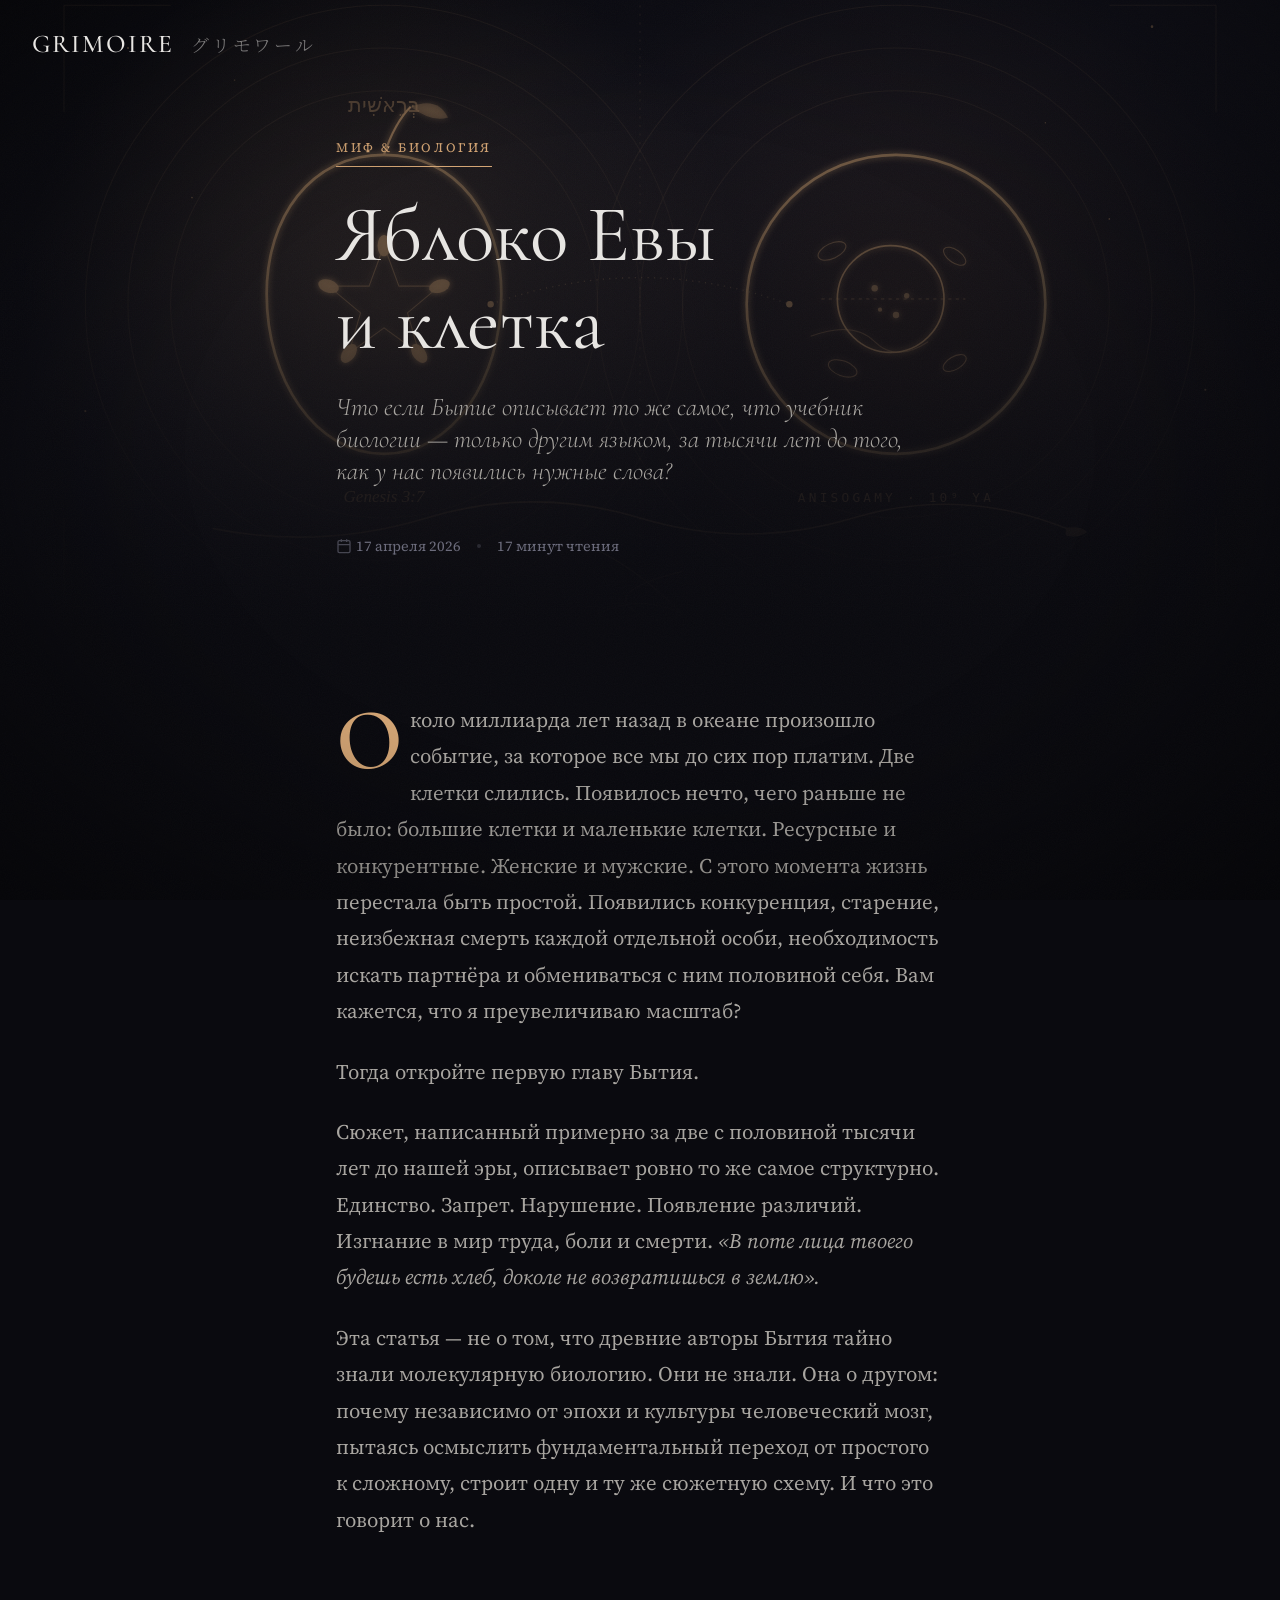
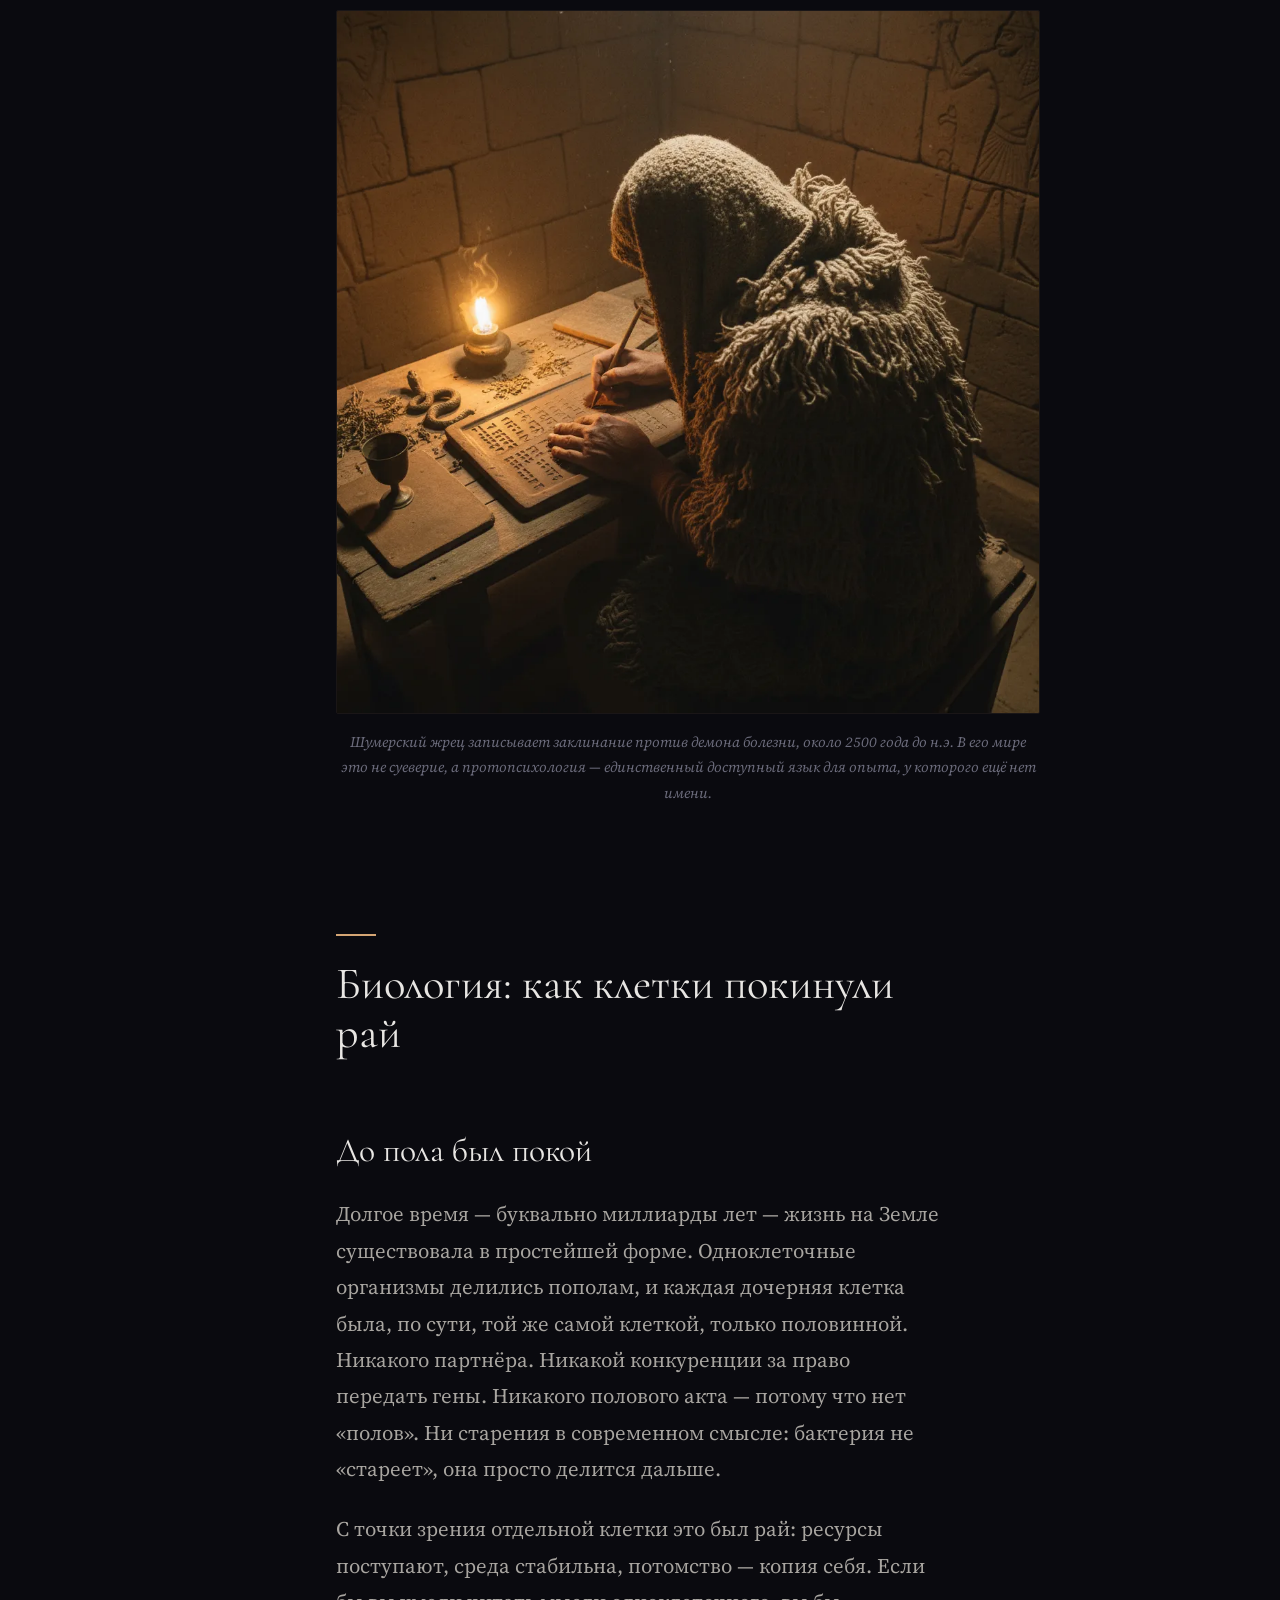
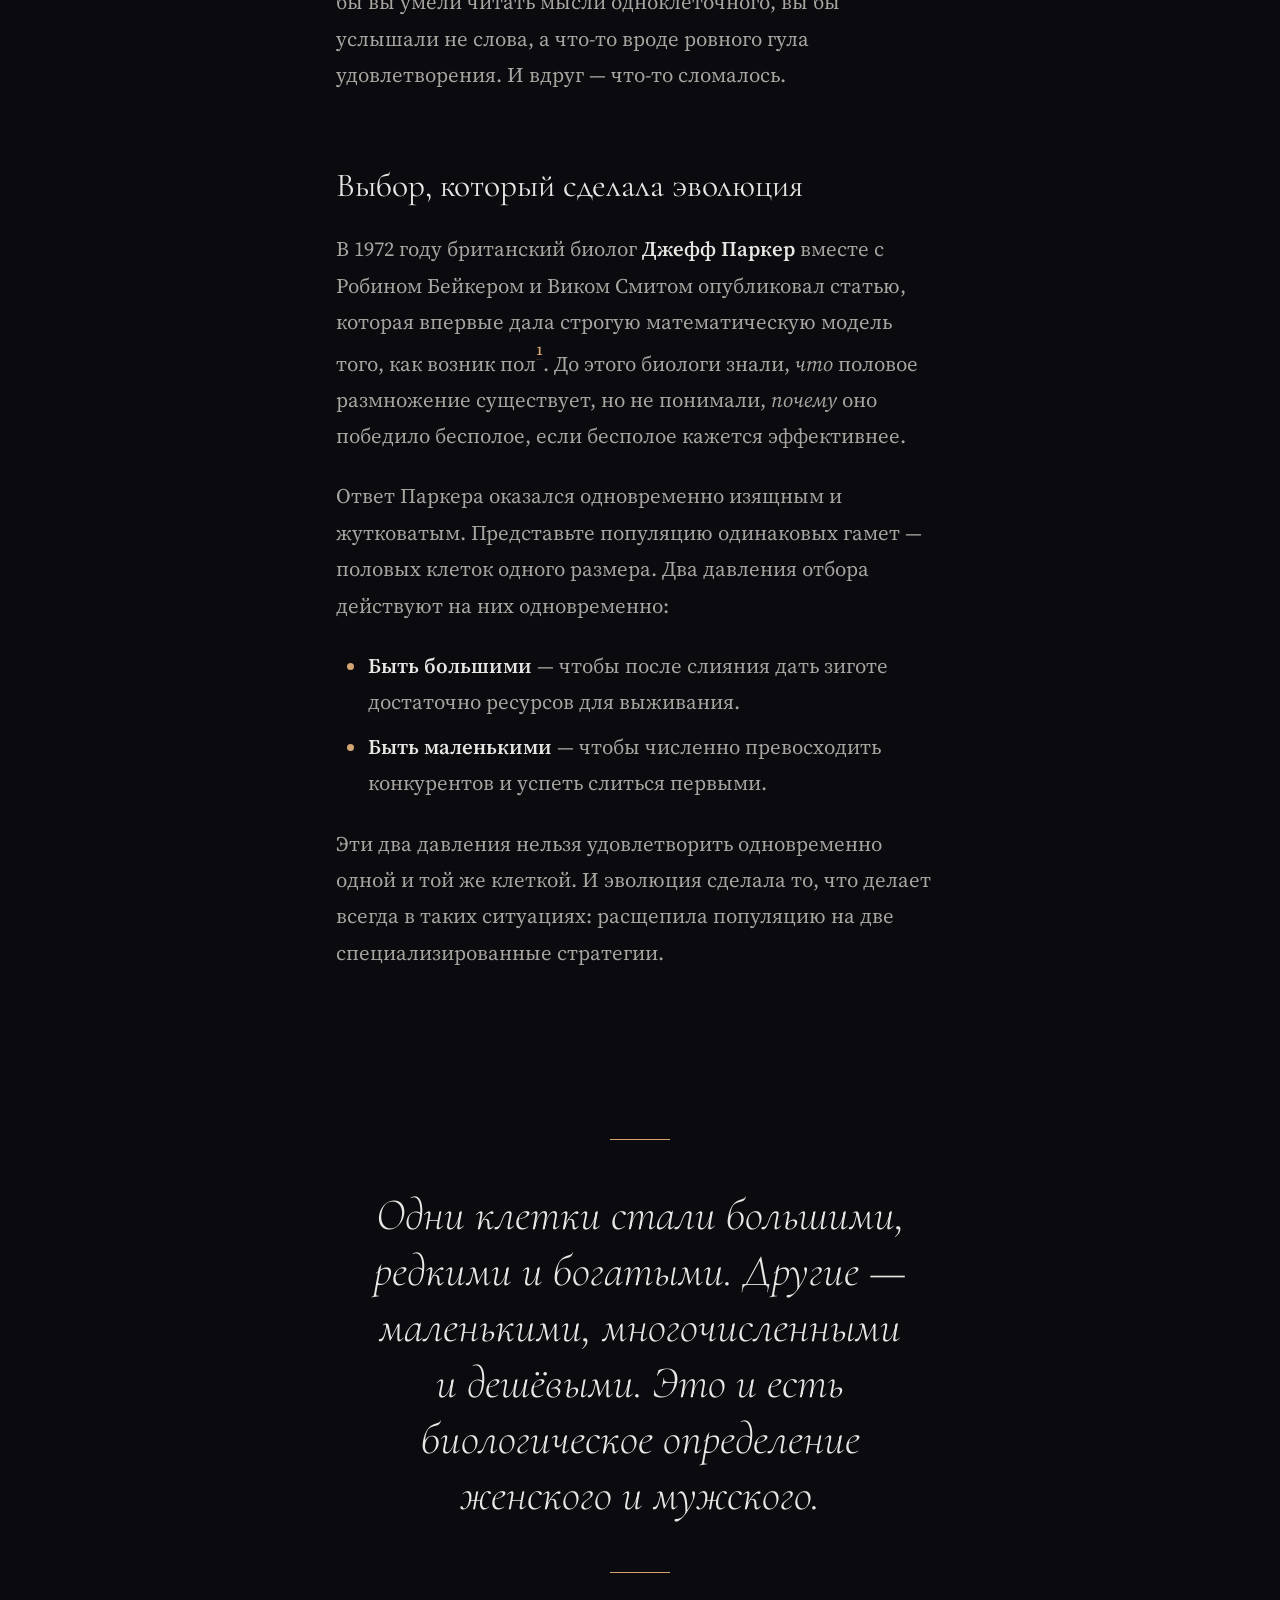
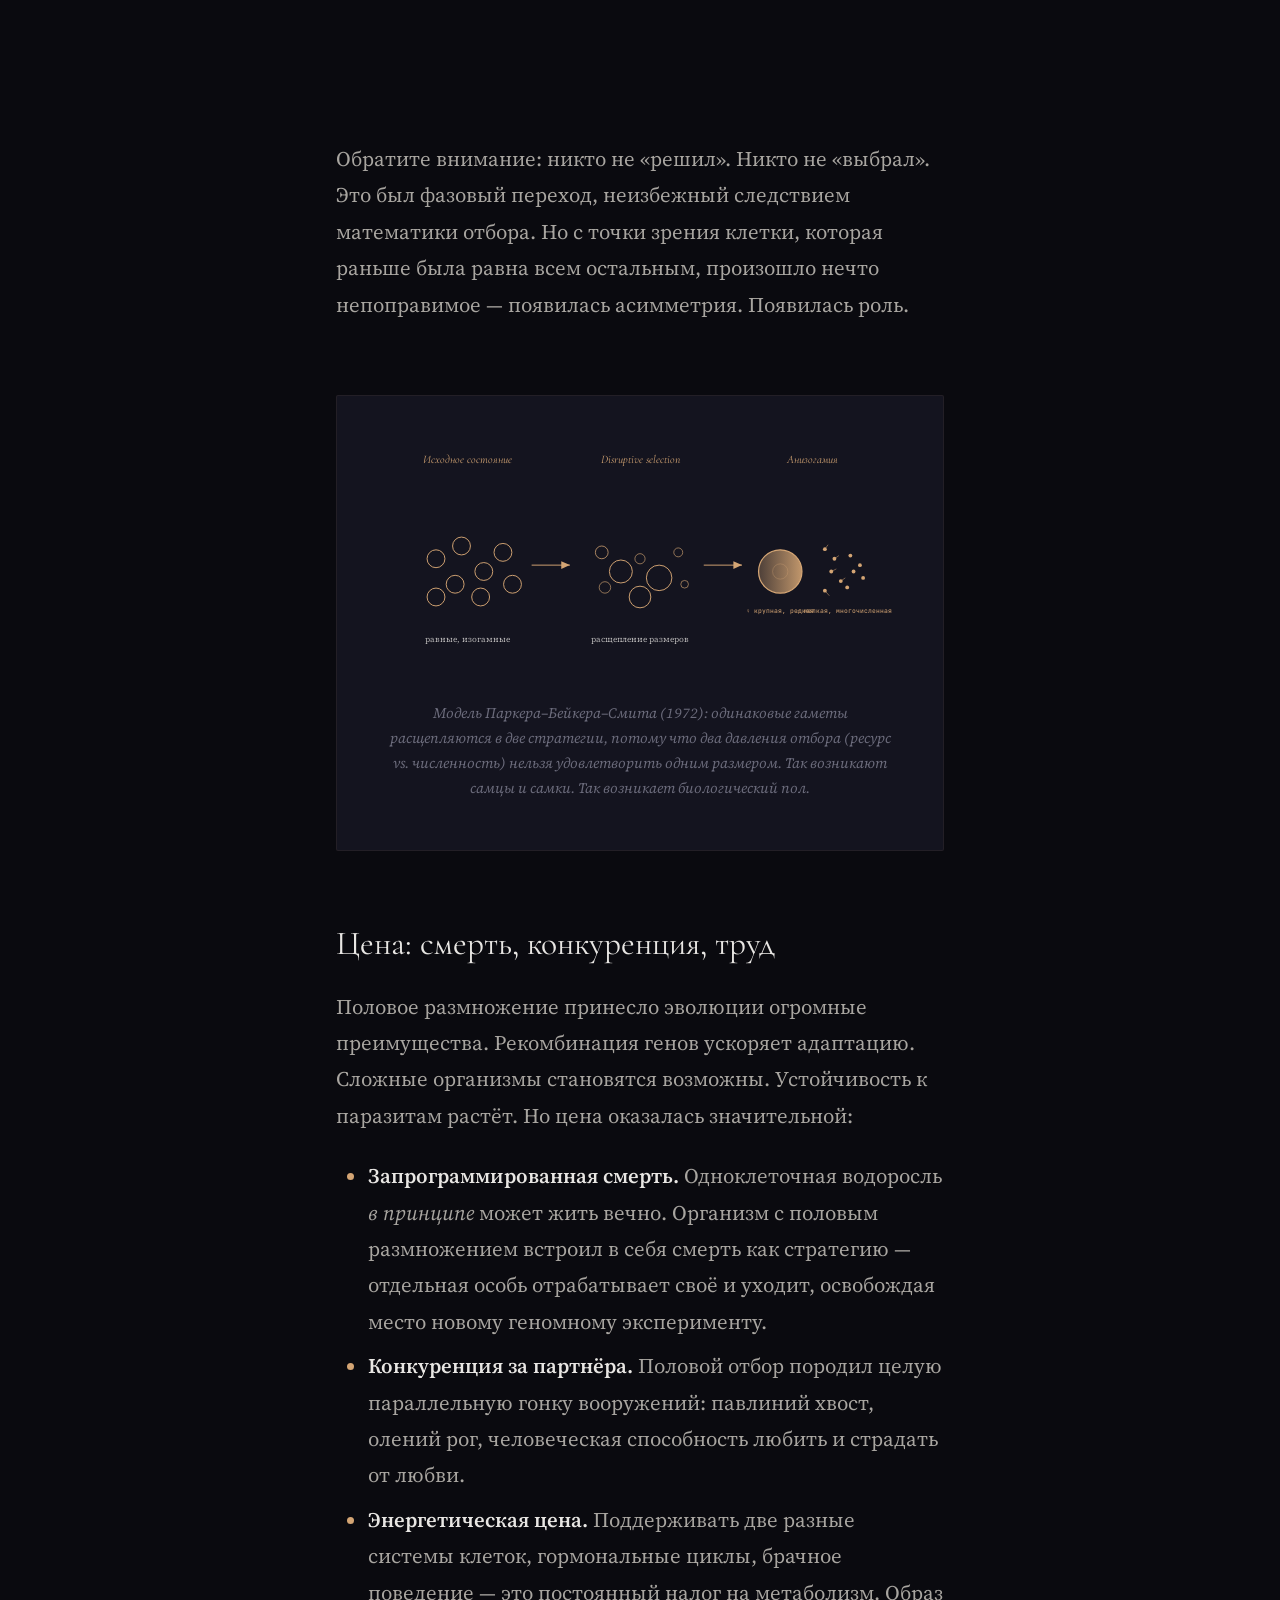
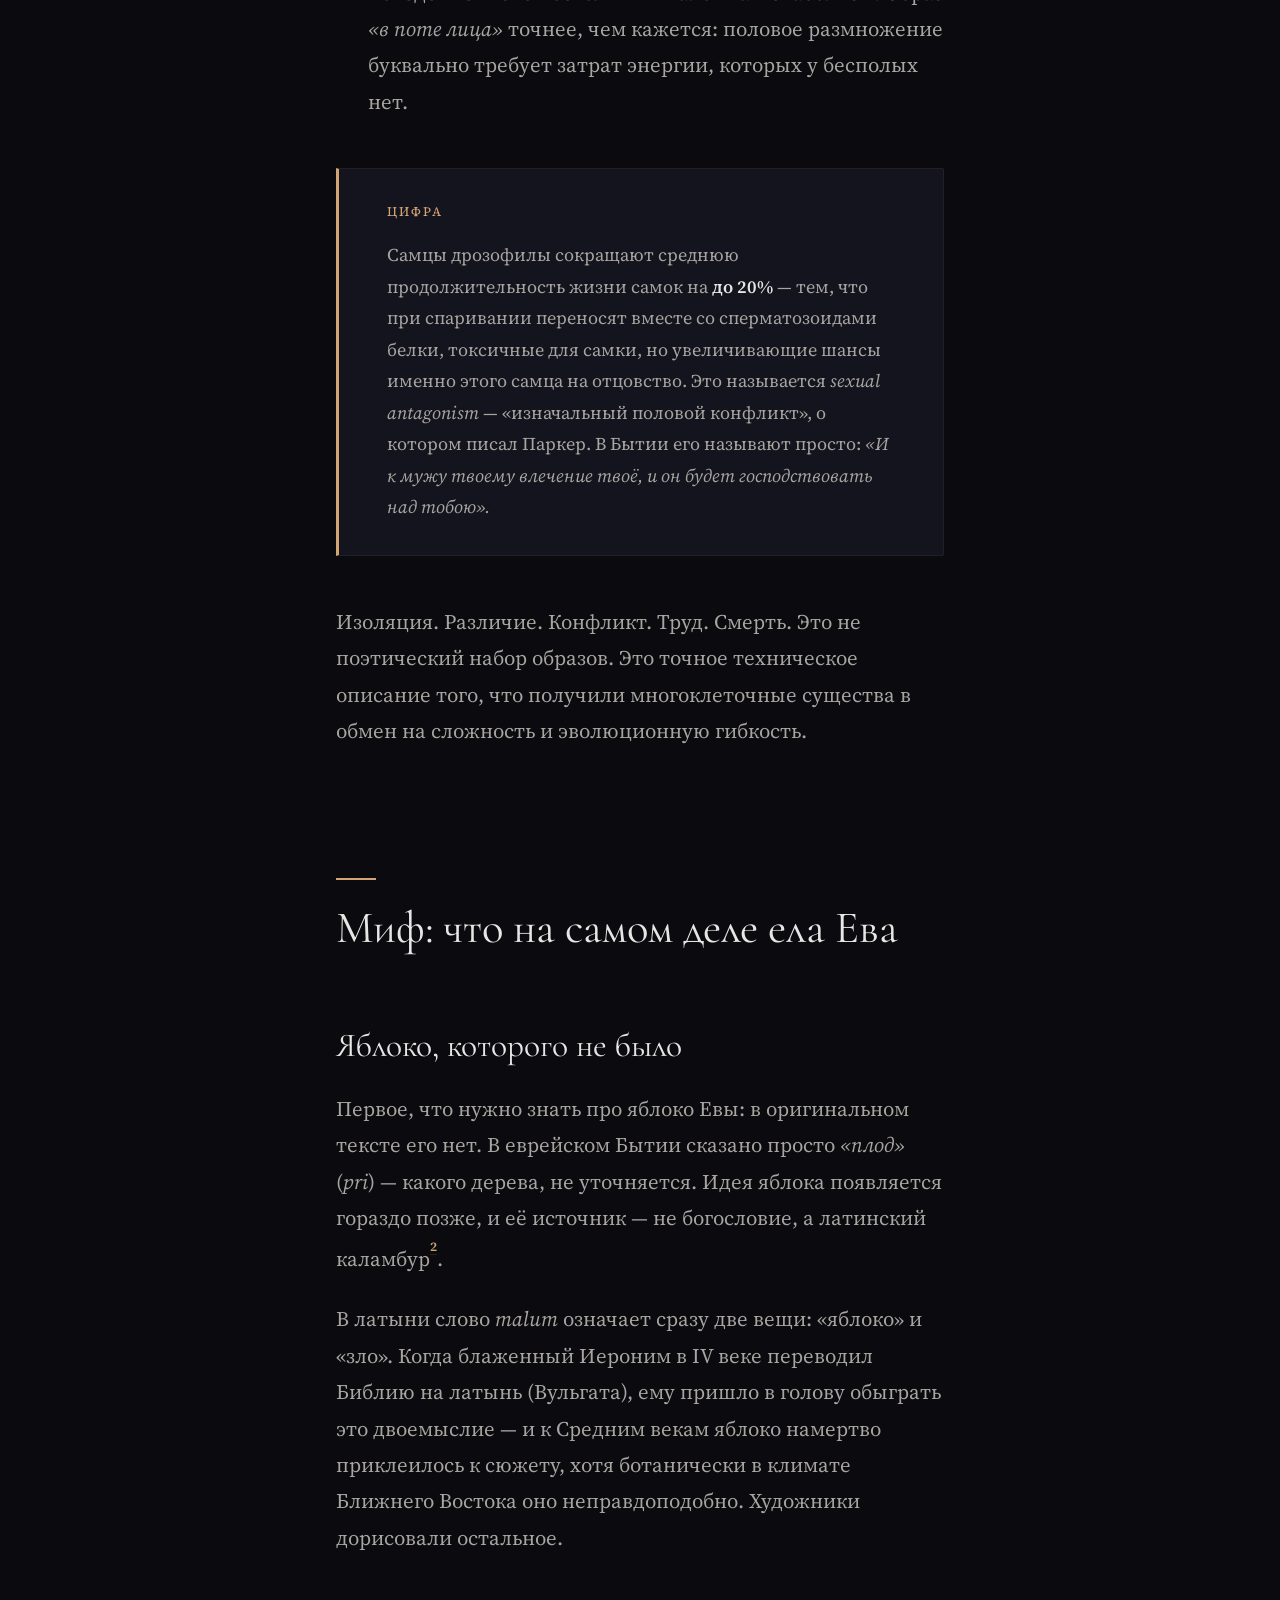
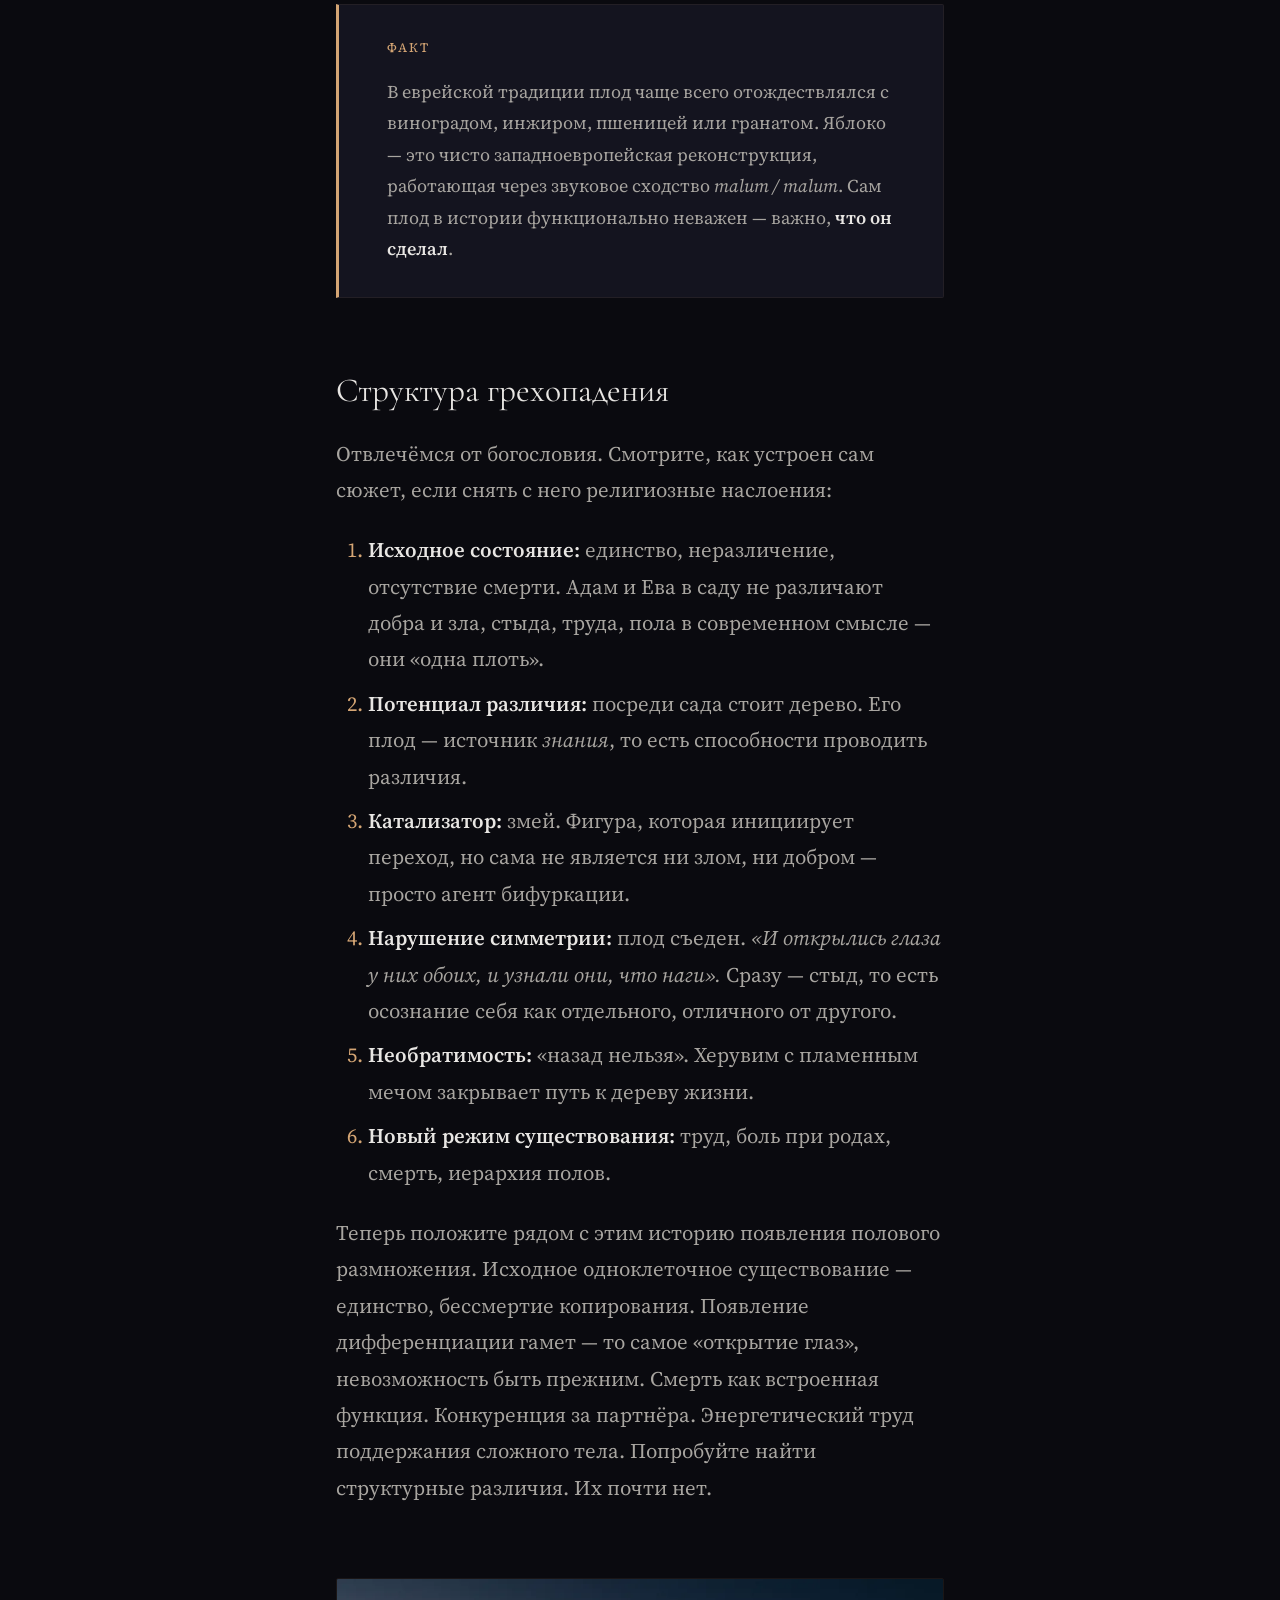
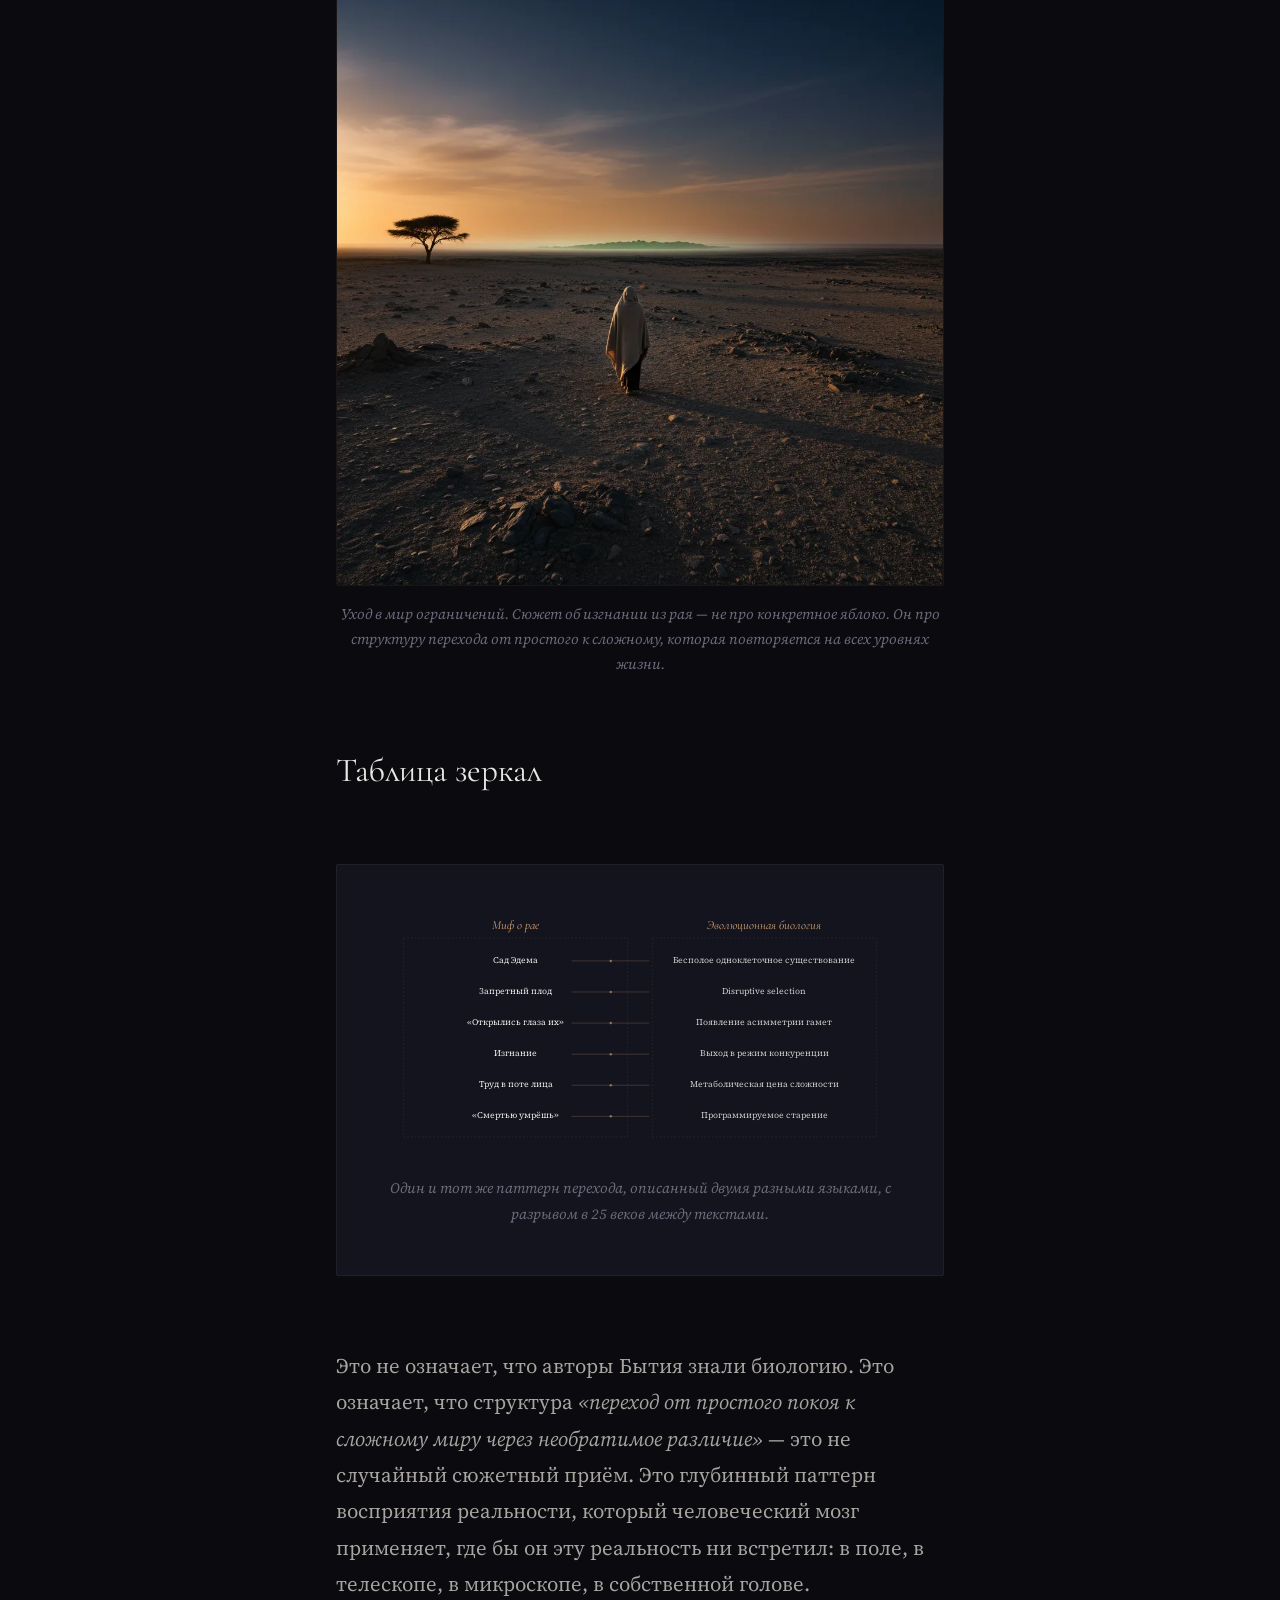
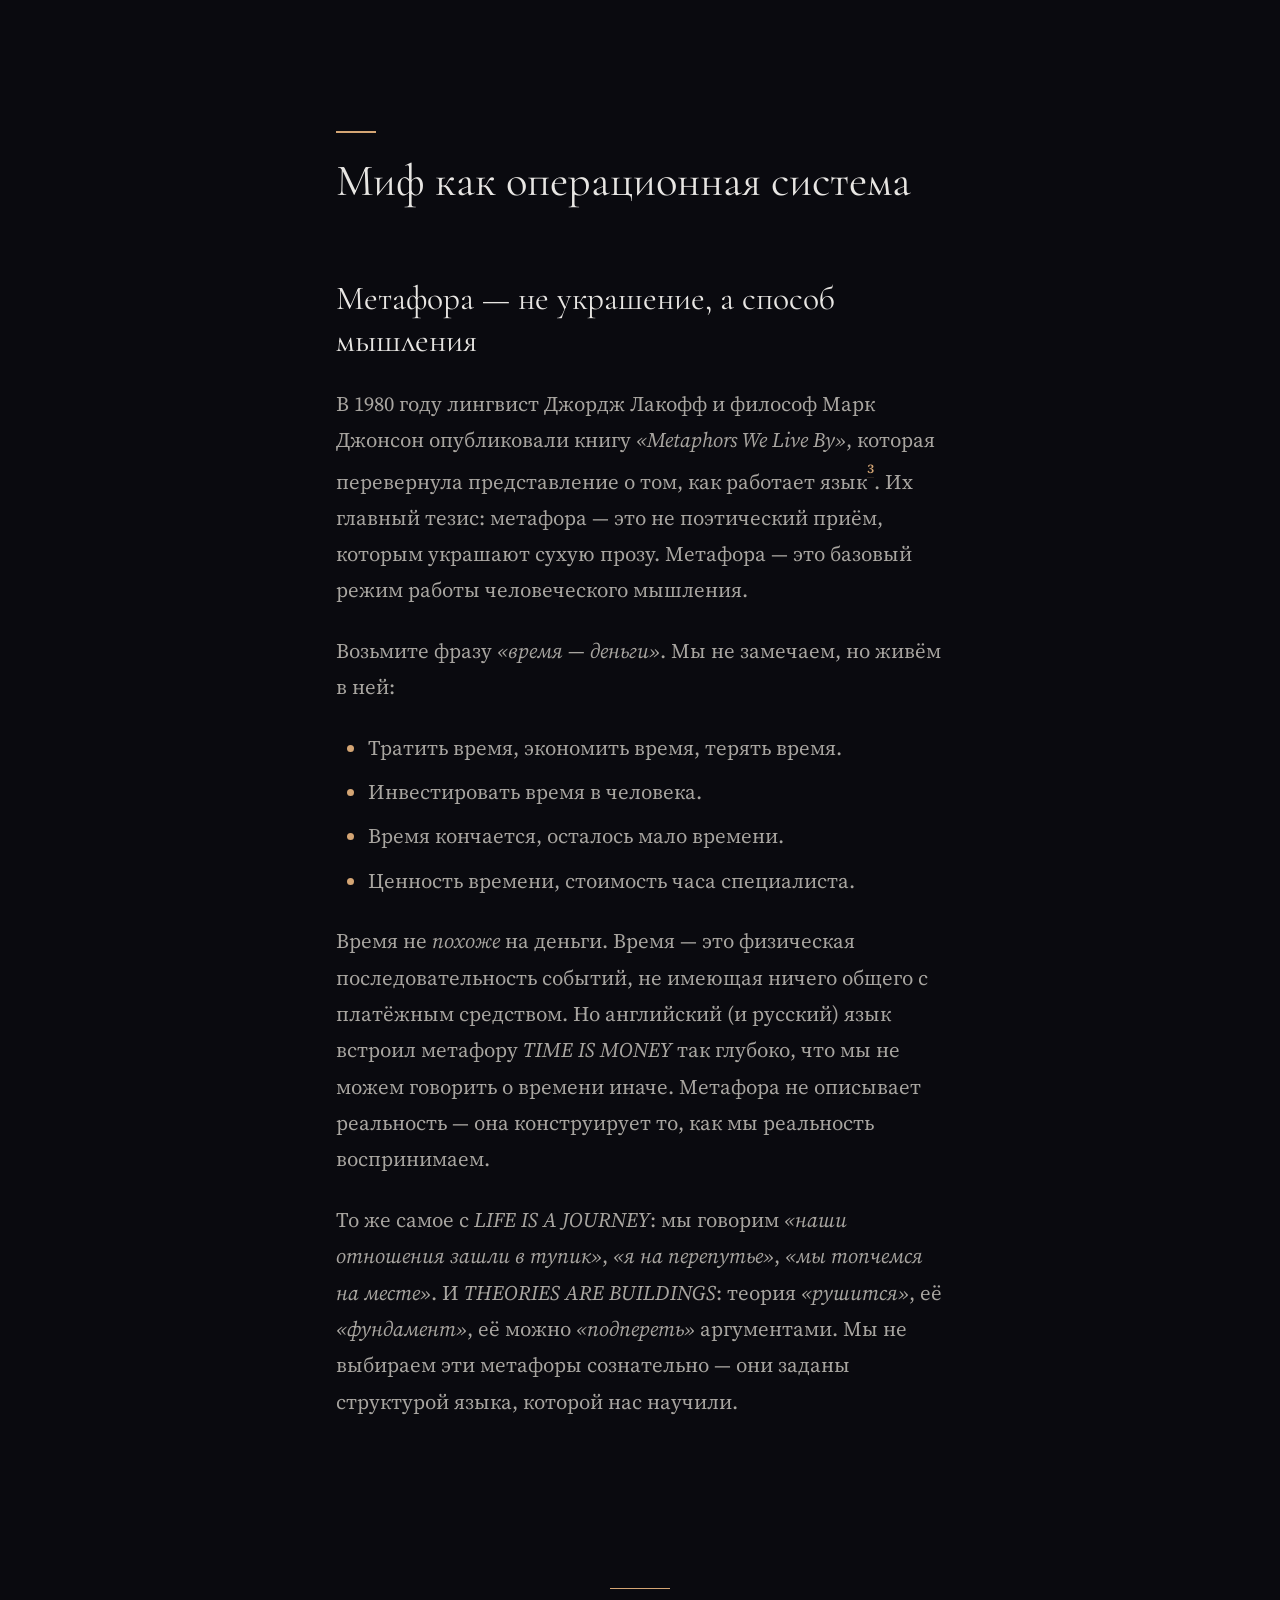
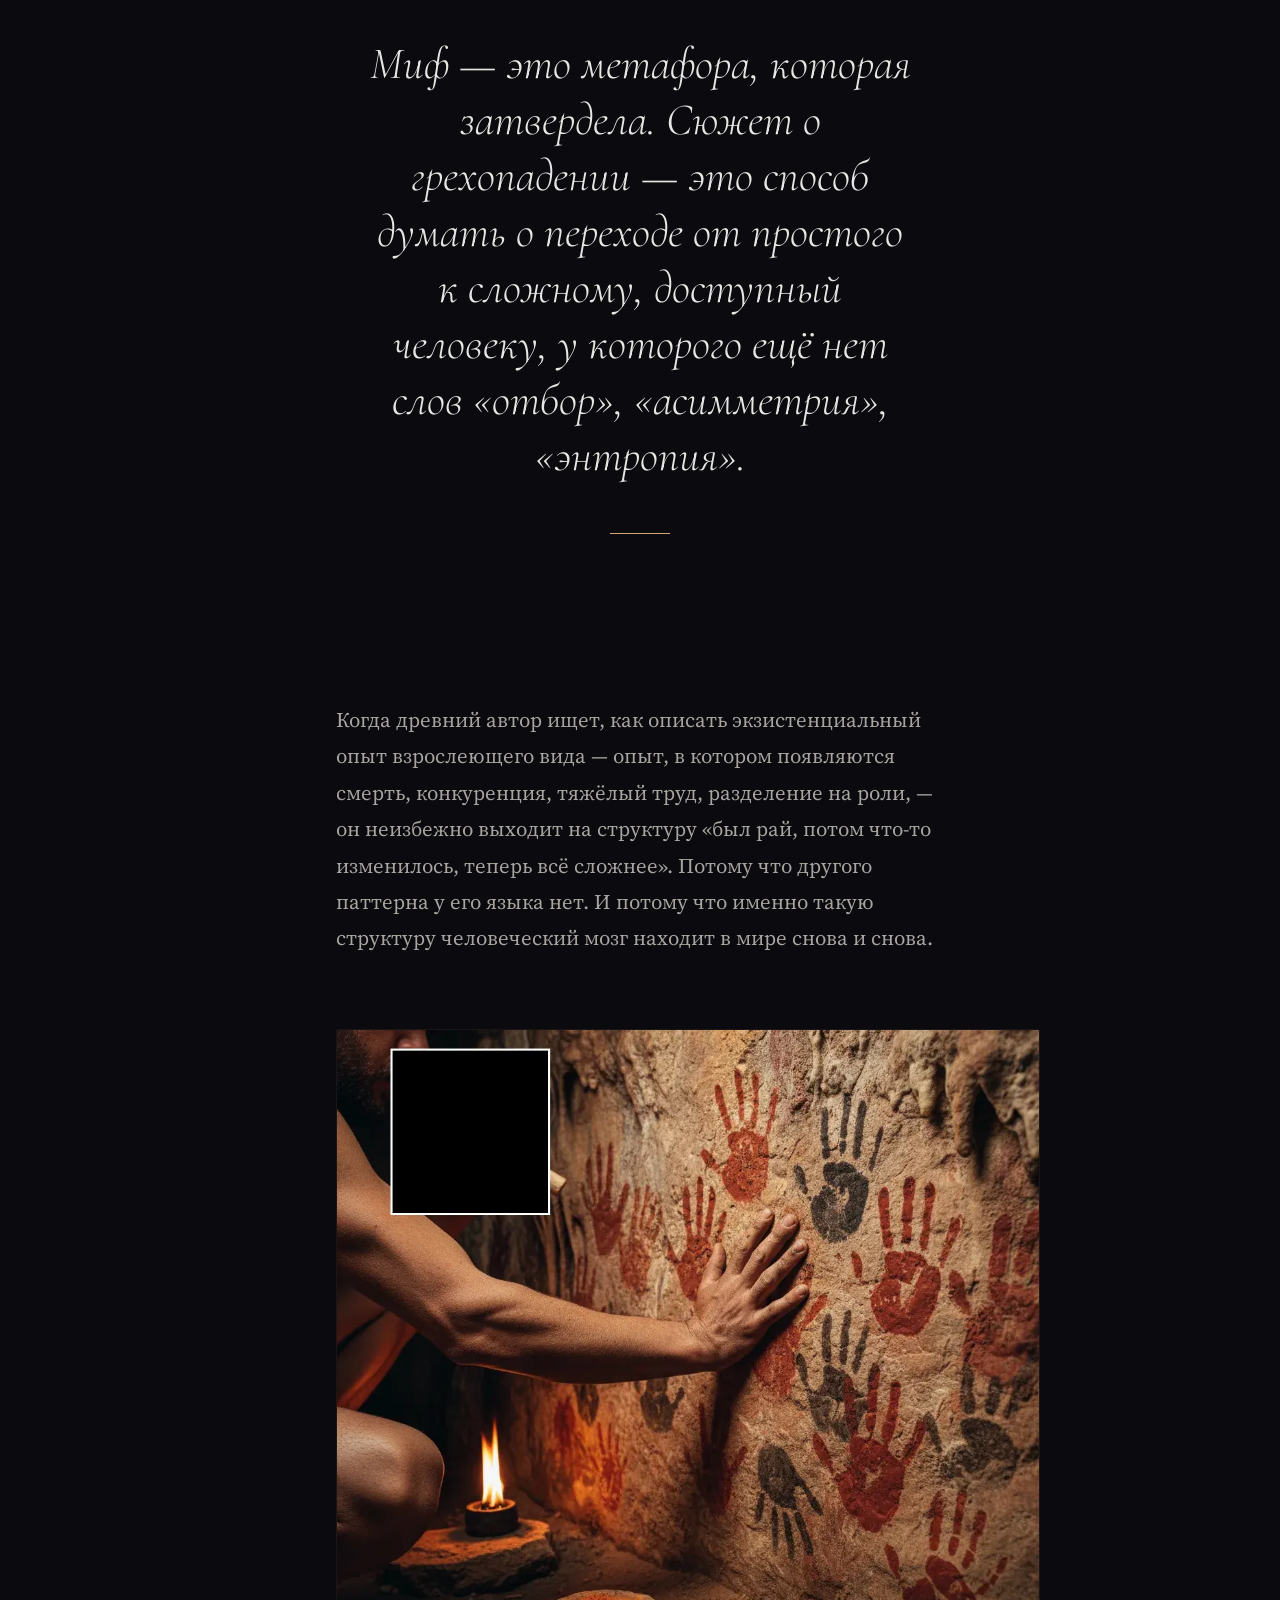
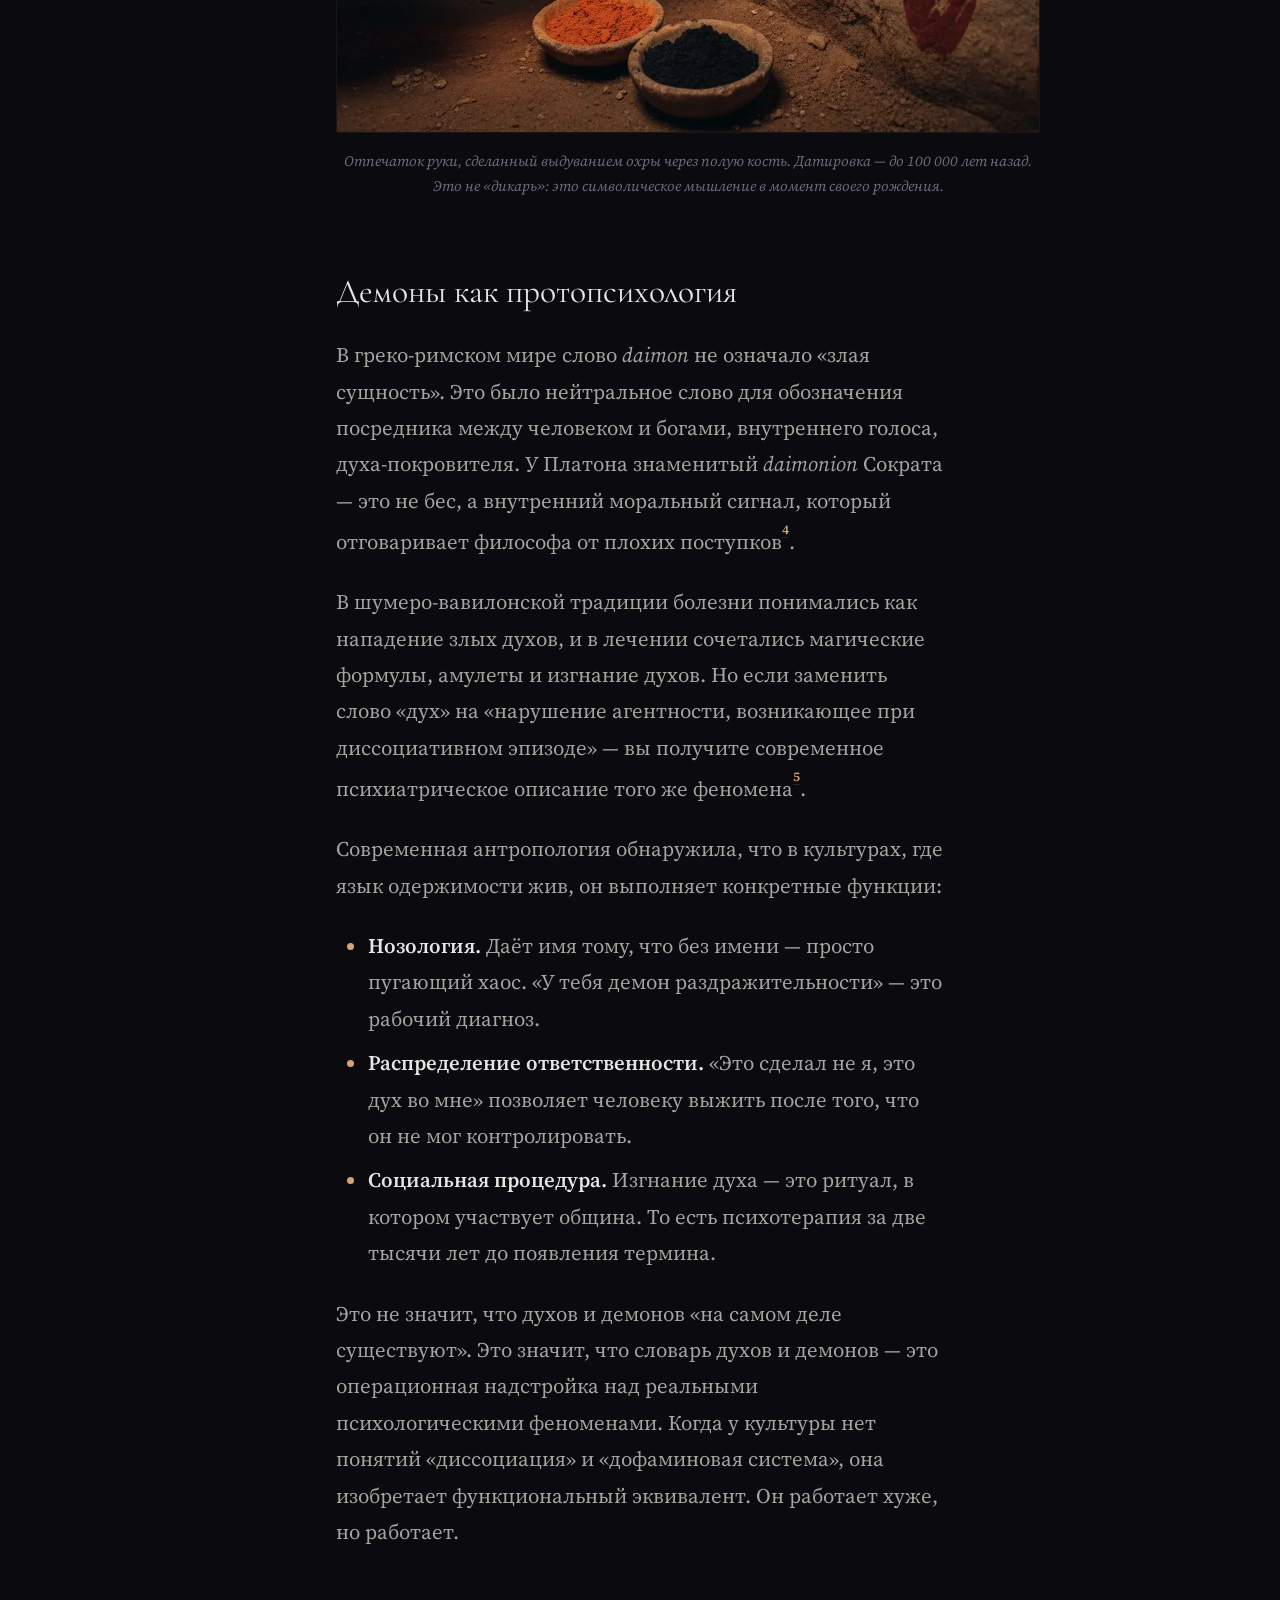
<file: articles/yabloko-evy-i-kletka/index.html>
<!DOCTYPE html>
<html lang="ru">
<head>
  <meta charset="UTF-8">
  <meta name="viewport" content="width=device-width, initial-scale=1.0, viewport-fit=cover">
  <title>Яблоко Евы и клетка — Grimoire</title>
  <meta name="description" content="Что если сюжет о грехопадении — это не наивная сказка, а метафорическое описание того же самого, что эволюционная биология называет появлением полового размножения? Исследование о том, как миф и наука говорят разными языками об одних и тех же паттернах реальности.">
  <meta property="og:title" content="Яблоко Евы и клетка — Grimoire">
  <meta property="og:description" content="Сюжет о грехопадении и появление полового размножения описывают одну и ту же структуру перехода. Это не пророчество — это свидетельство, как работает наше мышление.">
  <meta property="og:type" content="article">
  <meta property="og:image" content="https://luvor.github.io/grimoire/articles/yabloko-evy-i-kletka/cover.svg">
  <meta property="og:url" content="https://luvor.github.io/grimoire/articles/yabloko-evy-i-kletka/">
  <!-- PWA -->
  <meta name="theme-color" content="#0a0a0f">
  <meta name="apple-mobile-web-app-capable" content="yes">
  <meta name="apple-mobile-web-app-status-bar-style" content="black-translucent">
  <meta name="apple-mobile-web-app-title" content="Grimoire">
  <link rel="manifest" href="../../manifest.webmanifest">
  <link rel="apple-touch-icon" href="../../assets/images/apple-touch-icon.png">
  <link rel="icon" href="../../assets/images/icon.svg" type="image/svg+xml">
  <link rel="stylesheet" href="../../assets/css/main.css">
  <link rel="stylesheet" href="../../assets/css/article.css">
  <style>
    body:not(.loaded) { opacity: 0; }
    body.loaded { opacity: 1; transition: opacity 0.6s ease; }
  </style>
</head>
<body>

  <!-- Reading Progress -->
  <div class="reading-progress" aria-hidden="true"></div>

  <!-- Navigation -->
  <nav class="site-nav" role="navigation" aria-label="Навигация">
    <a href="../../" class="nav-logo">
      Grimoire <span>グリモワール</span>
    </a>
  </nav>

  <!-- Article Hero -->
  <header class="article-hero">
    <div class="article-hero-image">
      <img src="cover.svg" alt="Яблоко Евы и клетка">
    </div>
    <div class="article-hero-content">
      <span class="article-category">Миф & Биология</span>
      <h1 class="article-title">Яблоко Евы и&nbsp;клетка</h1>
      <p class="article-subtitle">Что если Бытие описывает то&nbsp;же самое, что учебник биологии&nbsp;— только другим языком, за тысячи лет до того, как&nbsp;у нас появились нужные слова?</p>
      <div class="article-meta">
        <span class="article-meta-item">
          <svg viewBox="0 0 24 24" fill="none" stroke="currentColor" stroke-width="2"><rect x="3" y="4" width="18" height="18" rx="2"/><path d="M16 2v4M8 2v4M3 10h18"/></svg>
          17 апреля 2026
        </span>
        <span class="article-meta-divider"></span>
        <span class="article-meta-item" data-reading-time>
          <svg viewBox="0 0 24 24" fill="none" stroke="currentColor" stroke-width="2"><circle cx="12" cy="12" r="10"/><path d="M12 6v6l4 2"/></svg>
          Считаем...
        </span>
      </div>
    </div>
  </header>

  <!-- TOC Sidebar -->
  <aside class="toc-sidebar" aria-label="Содержание">
    <div class="toc-title">Содержание</div>
    <ol class="toc-list"></ol>
  </aside>

  <!-- Article Content -->
  <article class="article-layout">
    <div class="article-body">

      <p class="drop-cap">Около миллиарда лет назад в океане произошло событие, за которое все мы до сих пор платим. Две клетки слились. Появилось нечто, чего раньше не было: большие клетки и маленькие клетки. Ресурсные и конкурентные. Женские и мужские. С этого момента жизнь перестала быть простой. Появились конкуренция, старение, неизбежная смерть каждой отдельной особи, необходимость искать партнёра и обмениваться с ним половиной себя. Вам кажется, что я преувеличиваю масштаб?</p>

      <p>Тогда откройте первую главу Бытия.</p>

      <p>Сюжет, написанный примерно за две с половиной тысячи лет до нашей эры, описывает ровно то же самое структурно. Единство. Запрет. Нарушение. Появление различий. Изгнание в мир труда, боли и смерти. <em>«В поте лица твоего будешь есть хлеб, доколе не возвратишься в землю».</em></p>

      <p>Эта статья — не о том, что древние авторы Бытия тайно знали молекулярную биологию. Они не знали. Она о другом: почему независимо от эпохи и культуры человеческий мозг, пытаясь осмыслить фундаментальный переход от простого к сложному, строит одну и ту же сюжетную схему. И что это говорит о нас.</p>

      <figure class="figure-wide">
        <img src="images/sumerian-scribe.webp" alt="Шумерский жрец-писец записывает заклинание" loading="lazy">
        <figcaption>Шумерский жрец записывает заклинание против демона болезни, около 2500 года до н.э. В его мире это не суеверие, а протопсихология — единственный доступный язык для опыта, у которого ещё нет имени.</figcaption>
      </figure>


      <!-- ═══════════════════════════════════════════ -->
      <h2>Биология: как клетки покинули рай</h2>

      <h3>До пола был покой</h3>

      <p>Долгое время — буквально миллиарды лет — жизнь на Земле существовала в простейшей форме. Одноклеточные организмы делились пополам, и каждая дочерняя клетка была, по сути, той же самой клеткой, только половинной. Никакого партнёра. Никакой конкуренции за право передать гены. Никакого полового акта — потому что нет «полов». Ни старения в современном смысле: бактерия не «стареет», она просто делится дальше.</p>

      <p>С точки зрения отдельной клетки это был рай: ресурсы поступают, среда стабильна, потомство — копия себя. Если бы вы умели читать мысли одноклеточного, вы бы услышали не слова, а что-то вроде ровного гула удовлетворения. И вдруг — что-то сломалось.</p>

      <h3>Выбор, который сделала эволюция</h3>

      <p>В 1972 году британский биолог <strong>Джефф Паркер</strong> вместе с Робином Бейкером и Виком Смитом опубликовал статью, которая впервые дала строгую математическую модель того, как возник пол<sup><a href="#fn-1" class="footnote-ref" id="fnref-1">1</a></sup>. До этого биологи знали, <em>что</em> половое размножение существует, но не понимали, <em>почему</em> оно победило бесполое, если бесполое кажется эффективнее.</p>

      <p>Ответ Паркера оказался одновременно изящным и жутковатым. Представьте популяцию одинаковых гамет — половых клеток одного размера. Два давления отбора действуют на них одновременно:</p>

      <ul>
        <li><strong>Быть большими</strong> — чтобы после слияния дать зиготе достаточно ресурсов для выживания.</li>
        <li><strong>Быть маленькими</strong> — чтобы численно превосходить конкурентов и успеть слиться первыми.</li>
      </ul>

      <p>Эти два давления нельзя удовлетворить одновременно одной и той же клеткой. И эволюция сделала то, что делает всегда в таких ситуациях: расщепила популяцию на две специализированные стратегии.</p>

      <div class="pull-quote">
        <p>Одни клетки стали большими, редкими и богатыми. Другие — маленькими, многочисленными и дешёвыми. Это и есть биологическое определение женского и мужского.</p>
      </div>

      <p>Обратите внимание: никто не «решил». Никто не «выбрал». Это был фазовый переход, неизбежный следствием математики отбора. Но с точки зрения клетки, которая раньше была равна всем остальным, произошло нечто непоправимое — появилась асимметрия. Появилась роль.</p>

      <figure class="diagram">
        <svg viewBox="0 0 800 360" xmlns="http://www.w3.org/2000/svg">
          <defs>
            <linearGradient id="anisoGrad" x1="0%" y1="0%" x2="100%" y2="0%">
              <stop offset="0%" style="stop-color:#d4a574;stop-opacity:0.3"/>
              <stop offset="100%" style="stop-color:#d4a574;stop-opacity:0.9"/>
            </linearGradient>
            <marker id="arrowA" markerWidth="10" markerHeight="8" refX="9" refY="4" orient="auto">
              <path d="M 0,0 L 9,4 L 0,8 Z" fill="#d4a574"/>
            </marker>
          </defs>

          <!-- Stage labels -->
          <text x="130" y="30" font-family="'Cormorant Garamond', serif" font-size="18" fill="#d4a574" text-anchor="middle" font-style="italic">Исходное состояние</text>
          <text x="400" y="30" font-family="'Cormorant Garamond', serif" font-size="18" fill="#d4a574" text-anchor="middle" font-style="italic">Disruptive selection</text>
          <text x="670" y="30" font-family="'Cormorant Garamond', serif" font-size="18" fill="#d4a574" text-anchor="middle" font-style="italic">Анизогамия</text>

          <!-- Stage 1: equal gametes -->
          <g>
            <circle cx="80" cy="180" r="14" fill="none" stroke="#d4a574" stroke-width="1.5"/>
            <circle cx="120" cy="160" r="14" fill="none" stroke="#d4a574" stroke-width="1.5"/>
            <circle cx="155" cy="200" r="14" fill="none" stroke="#d4a574" stroke-width="1.5"/>
            <circle cx="110" cy="220" r="14" fill="none" stroke="#d4a574" stroke-width="1.5"/>
            <circle cx="185" cy="170" r="14" fill="none" stroke="#d4a574" stroke-width="1.5"/>
            <circle cx="80" cy="240" r="14" fill="none" stroke="#d4a574" stroke-width="1.5"/>
            <circle cx="150" cy="240" r="14" fill="none" stroke="#d4a574" stroke-width="1.5"/>
            <circle cx="200" cy="220" r="14" fill="none" stroke="#d4a574" stroke-width="1.5"/>
            <text x="130" y="310" font-family="'Source Serif 4', serif" font-size="13" fill="#e8e6e3" text-anchor="middle" opacity="0.75">равные, изогамные</text>
          </g>

          <!-- Arrow 1 -->
          <path d="M 230,190 L 290,190" stroke="#d4a574" stroke-width="1.5" fill="none" marker-end="url(#arrowA)"/>

          <!-- Stage 2: drift -->
          <g>
            <circle cx="340" cy="170" r="10" fill="none" stroke="#d4a574" stroke-width="1.2"/>
            <circle cx="370" cy="200" r="18" fill="none" stroke="#d4a574" stroke-width="1.5"/>
            <circle cx="400" cy="180" r="8" fill="none" stroke="#d4a574" stroke-width="1"/>
            <circle cx="430" cy="210" r="20" fill="none" stroke="#d4a574" stroke-width="1.5"/>
            <circle cx="460" cy="170" r="7" fill="none" stroke="#d4a574" stroke-width="1"/>
            <circle cx="345" cy="225" r="9" fill="none" stroke="#d4a574" stroke-width="1"/>
            <circle cx="470" cy="220" r="6" fill="none" stroke="#d4a574" stroke-width="1"/>
            <circle cx="400" cy="240" r="17" fill="none" stroke="#d4a574" stroke-width="1.5"/>
            <text x="400" y="310" font-family="'Source Serif 4', serif" font-size="13" fill="#e8e6e3" text-anchor="middle" opacity="0.75">расщепление размеров</text>
          </g>

          <!-- Arrow 2 -->
          <path d="M 500,190 L 560,190" stroke="#d4a574" stroke-width="1.5" fill="none" marker-end="url(#arrowA)"/>

          <!-- Stage 3: anisogamy -->
          <g>
            <!-- Big gamete (egg) -->
            <circle cx="620" cy="200" r="34" fill="url(#anisoGrad)" stroke="#d4a574" stroke-width="2"/>
            <circle cx="620" cy="200" r="12" fill="none" stroke="#d4a574" stroke-width="1" opacity="0.5"/>
            <text x="620" y="265" font-family="'JetBrains Mono', monospace" font-size="10" fill="#d4a574" text-anchor="middle">♀ крупная, редкая</text>

            <!-- Small gametes (sperm) -->
            <g fill="#d4a574">
              <circle cx="690" cy="165" r="3"/>
              <circle cx="705" cy="180" r="3"/>
              <circle cx="700" cy="200" r="3"/>
              <circle cx="715" cy="215" r="3"/>
              <circle cx="690" cy="230" r="3"/>
              <circle cx="730" cy="175" r="3"/>
              <circle cx="735" cy="200" r="3"/>
              <circle cx="725" cy="225" r="3"/>
              <circle cx="745" cy="190" r="3"/>
              <circle cx="750" cy="210" r="3"/>
              <!-- Tails hint -->
              <line x1="690" y1="165" x2="695" y2="158" stroke="#d4a574" stroke-width="0.8"/>
              <line x1="705" y1="180" x2="712" y2="175" stroke="#d4a574" stroke-width="0.8"/>
              <line x1="700" y1="200" x2="708" y2="196" stroke="#d4a574" stroke-width="0.8"/>
              <line x1="715" y1="215" x2="722" y2="210" stroke="#d4a574" stroke-width="0.8"/>
              <line x1="690" y1="230" x2="697" y2="238" stroke="#d4a574" stroke-width="0.8"/>
            </g>
            <text x="720" y="265" font-family="'JetBrains Mono', monospace" font-size="10" fill="#d4a574" text-anchor="middle">♂ мелкая, многочисленная</text>
          </g>

        </svg>
        <figcaption>Модель Паркера–Бейкера–Смита (1972): одинаковые гаметы расщепляются в две стратегии, потому что два давления отбора (ресурс vs. численность) нельзя удовлетворить одним размером. Так возникают самцы и самки. Так возникает биологический пол.</figcaption>
      </figure>

      <h3>Цена: смерть, конкуренция, труд</h3>

      <p>Половое размножение принесло эволюции огромные преимущества. Рекомбинация генов ускоряет адаптацию. Сложные организмы становятся возможны. Устойчивость к паразитам растёт. Но цена оказалась значительной:</p>

      <ul>
        <li><strong>Запрограммированная смерть.</strong> Одноклеточная водоросль <em>в принципе</em> может жить вечно. Организм с половым размножением встроил в себя смерть как стратегию — отдельная особь отрабатывает своё и уходит, освобождая место новому геномному эксперименту.</li>
        <li><strong>Конкуренция за партнёра.</strong> Половой отбор породил целую параллельную гонку вооружений: павлиний хвост, олений рог, человеческая способность любить и страдать от любви.</li>
        <li><strong>Энергетическая цена.</strong> Поддерживать две разные системы клеток, гормональные циклы, брачное поведение — это постоянный налог на метаболизм. Образ <em>«в поте лица»</em> точнее, чем кажется: половое размножение буквально требует затрат энергии, которых у бесполых нет.</li>
      </ul>

      <div class="info-box">
        <div class="info-box-title">Цифра</div>
        <p>Самцы дрозофилы сокращают среднюю продолжительность жизни самок на <strong>до 20%</strong> — тем, что при спаривании переносят вместе со сперматозоидами белки, токсичные для самки, но увеличивающие шансы именно этого самца на отцовство. Это называется <em>sexual antagonism</em> — «изначальный половой конфликт», о котором писал Паркер. В Бытии его называют просто: <em>«И к мужу твоему влечение твоё, и он будет господствовать над тобою».</em></p>
      </div>

      <p>Изоляция. Различие. Конфликт. Труд. Смерть. Это не поэтический набор образов. Это точное техническое описание того, что получили многоклеточные существа в обмен на сложность и эволюционную гибкость.</p>


      <!-- ═══════════════════════════════════════════ -->
      <h2>Миф: что на самом деле ела Ева</h2>

      <h3>Яблоко, которого не было</h3>

      <p>Первое, что нужно знать про яблоко Евы: в оригинальном тексте его нет. В еврейском Бытии сказано просто <em>«плод»</em> (<em>pri</em>) — какого дерева, не уточняется. Идея яблока появляется гораздо позже, и её источник — не богословие, а латинский каламбур<sup><a href="#fn-2" class="footnote-ref" id="fnref-2">2</a></sup>.</p>

      <p>В латыни слово <em>malum</em> означает сразу две вещи: «яблоко» и «зло». Когда блаженный Иероним в IV веке переводил Библию на латынь (Вульгата), ему пришло в голову обыграть это двоемыслие — и к Средним векам яблоко намертво приклеилось к сюжету, хотя ботанически в климате Ближнего Востока оно неправдоподобно. Художники дорисовали остальное.</p>

      <div class="info-box">
        <div class="info-box-title">Факт</div>
        <p>В еврейской традиции плод чаще всего отождествлялся с виноградом, инжиром, пшеницей или гранатом. Яблоко — это чисто западноевропейская реконструкция, работающая через звуковое сходство <em>malum / malum</em>. Сам плод в истории функционально неважен — важно, <strong>что он сделал</strong>.</p>
      </div>

      <h3>Структура грехопадения</h3>

      <p>Отвлечёмся от богословия. Смотрите, как устроен сам сюжет, если снять с него религиозные наслоения:</p>

      <ol>
        <li><strong>Исходное состояние:</strong> единство, неразличение, отсутствие смерти. Адам и Ева в саду не различают добра и зла, стыда, труда, пола в современном смысле — они «одна плоть».</li>
        <li><strong>Потенциал различия:</strong> посреди сада стоит дерево. Его плод — источник <em>знания</em>, то есть способности проводить различия.</li>
        <li><strong>Катализатор:</strong> змей. Фигура, которая инициирует переход, но сама не является ни злом, ни добром — просто агент бифуркации.</li>
        <li><strong>Нарушение симметрии:</strong> плод съеден. <em>«И открылись глаза у них обоих, и узнали они, что наги».</em> Сразу — стыд, то есть осознание себя как отдельного, отличного от другого.</li>
        <li><strong>Необратимость:</strong> «назад нельзя». Херувим с пламенным мечом закрывает путь к дереву жизни.</li>
        <li><strong>Новый режим существования:</strong> труд, боль при родах, смерть, иерархия полов.</li>
      </ol>

      <p>Теперь положите рядом с этим историю появления полового размножения. Исходное одноклеточное существование — единство, бессмертие копирования. Появление дифференциации гамет — то самое «открытие глаз», невозможность быть прежним. Смерть как встроенная функция. Конкуренция за партнёра. Энергетический труд поддержания сложного тела. Попробуйте найти структурные различия. Их почти нет.</p>

      <figure class="figure-full">
        <img src="images/exile-figure.webp" alt="Фигура, уходящая в пустыню" loading="lazy">
        <figcaption>Уход в мир ограничений. Сюжет об изгнании из рая — не про конкретное яблоко. Он про структуру перехода от простого к сложному, которая повторяется на всех уровнях жизни.</figcaption>
      </figure>

      <h3>Таблица зеркал</h3>

      <figure class="diagram">
        <svg viewBox="0 0 820 380" xmlns="http://www.w3.org/2000/svg">
          <!-- Columns backgrounds -->
          <rect x="30" y="40" width="360" height="320" fill="none" stroke="#d4a574" stroke-width="0.5" stroke-dasharray="2 4" opacity="0.4"/>
          <rect x="430" y="40" width="360" height="320" fill="none" stroke="#d4a574" stroke-width="0.5" stroke-dasharray="2 4" opacity="0.4"/>

          <!-- Column headers -->
          <text x="210" y="25" font-family="'Cormorant Garamond', serif" font-size="20" fill="#d4a574" text-anchor="middle" font-style="italic">Миф о рае</text>
          <text x="610" y="25" font-family="'Cormorant Garamond', serif" font-size="20" fill="#d4a574" text-anchor="middle" font-style="italic">Эволюционная биология</text>

          <!-- Rows -->
          <g font-family="'Source Serif 4', serif" font-size="14" fill="#e8e6e3">
            <text x="210" y="80" text-anchor="middle">Сад Эдема</text>
            <text x="610" y="80" text-anchor="middle" opacity="0.85">Бесполое одноклеточное существование</text>

            <text x="210" y="130" text-anchor="middle">Запретный плод</text>
            <text x="610" y="130" text-anchor="middle" opacity="0.85">Disruptive selection</text>

            <text x="210" y="180" text-anchor="middle">«Открылись глаза их»</text>
            <text x="610" y="180" text-anchor="middle" opacity="0.85">Появление асимметрии гамет</text>

            <text x="210" y="230" text-anchor="middle">Изгнание</text>
            <text x="610" y="230" text-anchor="middle" opacity="0.85">Выход в режим конкуренции</text>

            <text x="210" y="280" text-anchor="middle">Труд в поте лица</text>
            <text x="610" y="280" text-anchor="middle" opacity="0.85">Метаболическая цена сложности</text>

            <text x="210" y="330" text-anchor="middle">«Смертью умрёшь»</text>
            <text x="610" y="330" text-anchor="middle" opacity="0.85">Программируемое старение</text>
          </g>

          <!-- Connector lines -->
          <g stroke="#d4a574" stroke-width="1" opacity="0.35">
            <line x1="300" y1="77" x2="425" y2="77"/>
            <line x1="300" y1="127" x2="425" y2="127"/>
            <line x1="300" y1="177" x2="425" y2="177"/>
            <line x1="300" y1="227" x2="425" y2="227"/>
            <line x1="300" y1="277" x2="425" y2="277"/>
            <line x1="300" y1="327" x2="425" y2="327"/>
          </g>

          <!-- Connector dots -->
          <g fill="#d4a574" opacity="0.6">
            <circle cx="363" cy="77" r="2"/>
            <circle cx="363" cy="127" r="2"/>
            <circle cx="363" cy="177" r="2"/>
            <circle cx="363" cy="227" r="2"/>
            <circle cx="363" cy="277" r="2"/>
            <circle cx="363" cy="327" r="2"/>
          </g>
        </svg>
        <figcaption>Один и тот же паттерн перехода, описанный двумя разными языками, с разрывом в 25 веков между текстами.</figcaption>
      </figure>

      <p>Это не означает, что авторы Бытия знали биологию. Это означает, что структура <em>«переход от простого покоя к сложному миру через необратимое различие»</em> — это не случайный сюжетный приём. Это глубинный паттерн восприятия реальности, который человеческий мозг применяет, где бы он эту реальность ни встретил: в поле, в телескопе, в микроскопе, в собственной голове.</p>


      <!-- ═══════════════════════════════════════════ -->
      <h2>Миф как операционная система</h2>

      <h3>Метафора — не украшение, а способ мышления</h3>

      <p>В 1980 году лингвист Джордж Лакофф и философ Марк Джонсон опубликовали книгу <em>«Metaphors We Live By»</em>, которая перевернула представление о том, как работает язык<sup><a href="#fn-3" class="footnote-ref" id="fnref-3">3</a></sup>. Их главный тезис: метафора — это не поэтический приём, которым украшают сухую прозу. Метафора — это базовый режим работы человеческого мышления.</p>

      <p>Возьмите фразу <em>«время — деньги»</em>. Мы не замечаем, но живём в ней:</p>

      <ul>
        <li>Тратить время, экономить время, терять время.</li>
        <li>Инвестировать время в человека.</li>
        <li>Время кончается, осталось мало времени.</li>
        <li>Ценность времени, стоимость часа специалиста.</li>
      </ul>

      <p>Время не <em>похоже</em> на деньги. Время — это физическая последовательность событий, не имеющая ничего общего с платёжным средством. Но английский (и русский) язык встроил метафору <em>TIME IS MONEY</em> так глубоко, что мы не можем говорить о времени иначе. Метафора не описывает реальность — она конструирует то, как мы реальность воспринимаем.</p>

      <p>То же самое с <em>LIFE IS A JOURNEY</em>: мы говорим <em>«наши отношения зашли в тупик»</em>, <em>«я на перепутье»</em>, <em>«мы топчемся на месте»</em>. И <em>THEORIES ARE BUILDINGS</em>: теория <em>«рушится»</em>, её <em>«фундамент»</em>, её можно <em>«подпереть»</em> аргументами. Мы не выбираем эти метафоры сознательно — они заданы структурой языка, которой нас научили.</p>

      <div class="pull-quote">
        <p>Миф — это метафора, которая затвердела. Сюжет о грехопадении — это способ думать о переходе от простого к сложному, доступный человеку, у которого ещё нет слов «отбор», «асимметрия», «энтропия».</p>
      </div>

      <p>Когда древний автор ищет, как описать экзистенциальный опыт взрослеющего вида — опыт, в котором появляются смерть, конкуренция, тяжёлый труд, разделение на роли, — он неизбежно выходит на структуру «был рай, потом что-то изменилось, теперь всё сложнее». Потому что другого паттерна у его языка нет. И потому что именно такую структуру человеческий мозг находит в мире снова и снова.</p>

      <figure class="figure-wide">
        <img src="images/ochre-hands.webp" alt="Отпечаток руки с охрой на стене пещеры" loading="lazy">
        <figcaption>Отпечаток руки, сделанный выдуванием охры через полую кость. Датировка — до 100 000 лет назад. Это не «дикарь»: это символическое мышление в момент своего рождения.</figcaption>
      </figure>

      <h3>Демоны как протопсихология</h3>

      <p>В греко-римском мире слово <em>daimon</em> не означало «злая сущность». Это было нейтральное слово для обозначения посредника между человеком и богами, внутреннего голоса, духа-покровителя. У Платона знаменитый <em>daimonion</em> Сократа — это не бес, а внутренний моральный сигнал, который отговаривает философа от плохих поступков<sup><a href="#fn-4" class="footnote-ref" id="fnref-4">4</a></sup>.</p>

      <p>В шумеро-вавилонской традиции болезни понимались как нападение злых духов, и в лечении сочетались магические формулы, амулеты и изгнание духов. Но если заменить слово «дух» на «нарушение агентности, возникающее при диссоциативном эпизоде» — вы получите современное психиатрическое описание того же феномена<sup><a href="#fn-5" class="footnote-ref" id="fnref-5">5</a></sup>.</p>

      <p>Современная антропология обнаружила, что в культурах, где язык одержимости жив, он выполняет конкретные функции:</p>

      <ul>
        <li><strong>Нозология.</strong> Даёт имя тому, что без имени — просто пугающий хаос. «У тебя демон раздражительности» — это рабочий диагноз.</li>
        <li><strong>Распределение ответственности.</strong> «Это сделал не я, это дух во мне» позволяет человеку выжить после того, что он не мог контролировать.</li>
        <li><strong>Социальная процедура.</strong> Изгнание духа — это ритуал, в котором участвует община. То есть психотерапия за две тысячи лет до появления термина.</li>
      </ul>

      <p>Это не значит, что духов и демонов «на самом деле существуют». Это значит, что словарь духов и демонов — это операционная надстройка над реальными психологическими феноменами. Когда у культуры нет понятий «диссоциация» и «дофаминовая система», она изобретает функциональный эквивалент. Он работает хуже, но работает.</p>

      <h3>Бикамеральный разум: смелая гипотеза и её критики</h3>

      <p>В 1976 году психолог Юлиан Джейнс опубликовал книгу <em>«The Origin of Consciousness in the Breakdown of the Bicameral Mind»</em> с радикальной гипотезой: до примерно 1000 года до н.э. люди были устроены иначе<sup><a href="#fn-6" class="footnote-ref" id="fnref-6">6</a></sup>. Их сознание работало «двухпалатно»: одна часть мозга молчала, другая — генерировала команды в виде слуховых галлюцинаций, которые первая часть воспринимала как голоса богов. Не метафорически. Буквально.</p>

      <p>Гипотеза Джейнса с самого начала вызывала споры, и сегодня большинство когнитивных археологов и нейроучёных её не принимают. Основные критики указывают:</p>

      <ul>
        <li><strong>Гёбекли-Тепе</strong>, раскопанный в Турции, датируется примерно 10 000 годом до н.э. — это сложные каменные сооружения с символическими рельефами, сделанные людьми, у которых ещё не было ни земледелия, ни письменности. Сложная символическая культура существовала задолго до предполагаемого Джейнсом «пробуждения».</li>
        <li>Психиатр Иэн Макгилхрист утверждает, что эволюция двух полушарий шла в обратную сторону: от большей независимости к большей интеграции, а не наоборот.</li>
        <li>Литературные особенности древних текстов (отсутствие интроспекции в «Илиаде») могут объясняться жанровой конвенцией, а не отсутствием внутренней речи у самих авторов.</li>
      </ul>

      <p>Но даже будучи, скорее всего, неправильной, гипотеза Джейнса полезна тем, что формулирует вопрос по-настоящему: <em>как именно древние различали собственную мысль и внешний голос, если у них ещё не было концепта «собственная мысль»?</em> Вероятно, никак. И именно поэтому мифы звучат так, как звучат.</p>


      <!-- ═══════════════════════════════════════════ -->
      <h2>Они не были глупее нас</h2>

      <h3>Когнитивная археология рисует неудобную картину</h3>

      <p>Стандартный образ — «древние люди примитивны, мы умны» — археологически не подтверждается. Напротив, когнитивная археология последних тридцати лет собрала впечатляющий набор данных о том, что современный тип мышления появился у Homo sapiens как минимум 50–100 тысяч лет назад, а возможно, раньше<sup><a href="#fn-7" class="footnote-ref" id="fnref-7">7</a></sup>.</p>

      <figure class="diagram">
        <svg viewBox="0 0 900 220" xmlns="http://www.w3.org/2000/svg">
          <!-- Timeline base -->
          <line x1="60" y1="130" x2="840" y2="130" stroke="#d4a574" stroke-width="1.5"/>

          <!-- Tick marks with labels -->
          <g font-family="'JetBrains Mono', monospace" font-size="10" fill="#d4a574">
            <!-- 2 Mya -->
            <line x1="90" y1="125" x2="90" y2="135" stroke="#d4a574" stroke-width="1.5"/>
            <text x="90" y="155" text-anchor="middle">2 млн лет</text>
            <text x="90" y="105" text-anchor="middle" font-family="'Cormorant Garamond', serif" font-size="12" font-style="italic">сложные орудия</text>
            <text x="90" y="90" text-anchor="middle" font-family="'Cormorant Garamond', serif" font-size="11" opacity="0.7">H. erectus</text>

            <!-- 400k -->
            <line x1="240" y1="125" x2="240" y2="135" stroke="#d4a574" stroke-width="1.5"/>
            <text x="240" y="155" text-anchor="middle">400k</text>
            <text x="240" y="105" text-anchor="middle" font-family="'Cormorant Garamond', serif" font-size="12" font-style="italic">пространств.</text>
            <text x="240" y="90" text-anchor="middle" font-family="'Cormorant Garamond', serif" font-size="11" opacity="0.7">мышление</text>

            <!-- 140k -->
            <line x1="370" y1="125" x2="370" y2="135" stroke="#d4a574" stroke-width="1.5"/>
            <text x="370" y="155" text-anchor="middle">140k</text>
            <text x="370" y="105" text-anchor="middle" font-family="'Cormorant Garamond', serif" font-size="12" font-style="italic">планирование</text>
            <text x="370" y="90" text-anchor="middle" font-family="'Cormorant Garamond', serif" font-size="11" opacity="0.7">возможностей</text>

            <!-- 100k -->
            <line x1="500" y1="125" x2="500" y2="135" stroke="#d4a574" stroke-width="1.5"/>
            <text x="500" y="155" text-anchor="middle">100k</text>
            <text x="500" y="105" text-anchor="middle" font-family="'Cormorant Garamond', serif" font-size="12" font-style="italic">охра, символы</text>

            <!-- 12k -->
            <line x1="640" y1="125" x2="640" y2="135" stroke="#d4a574" stroke-width="1.5"/>
            <text x="640" y="155" text-anchor="middle">12k</text>
            <text x="640" y="105" text-anchor="middle" font-family="'Cormorant Garamond', serif" font-size="12" font-style="italic">Гёбекли-Тепе</text>

            <!-- 4.5k -->
            <line x1="760" y1="125" x2="760" y2="135" stroke="#d4a574" stroke-width="1.5"/>
            <text x="760" y="155" text-anchor="middle">4,5k</text>
            <text x="760" y="105" text-anchor="middle" font-family="'Cormorant Garamond', serif" font-size="12" font-style="italic">пирамиды</text>

            <!-- Now -->
            <line x1="830" y1="125" x2="830" y2="135" stroke="#d4a574" stroke-width="1.5"/>
            <text x="830" y="155" text-anchor="middle">сегодня</text>
          </g>

          <!-- Decorative dots along timeline indicating cultural events -->
          <g fill="#d4a574" opacity="0.5">
            <circle cx="150" cy="130" r="2"/>
            <circle cx="190" cy="130" r="2"/>
            <circle cx="290" cy="130" r="2"/>
            <circle cx="330" cy="130" r="2"/>
            <circle cx="420" cy="130" r="2"/>
            <circle cx="450" cy="130" r="2"/>
            <circle cx="540" cy="130" r="2"/>
            <circle cx="580" cy="130" r="2"/>
            <circle cx="680" cy="130" r="2"/>
            <circle cx="720" cy="130" r="2"/>
            <circle cx="795" cy="130" r="2"/>
          </g>

          <!-- Title bar -->
          <text x="450" y="30" font-family="'Cormorant Garamond', serif" font-style="italic" font-size="18" fill="#d4a574" text-anchor="middle">Когнитивная археология: когда сформировалось современное мышление</text>

          <!-- Bottom note -->
          <text x="450" y="200" font-family="'Source Serif 4', serif" font-size="12" fill="#e8e6e3" text-anchor="middle" opacity="0.6">Шкала нелинейная: современное абстрактное мышление старше цивилизации в 10–20 раз.</text>
        </svg>
        <figcaption>Древние люди не «дошли до абстрактного мышления». Они жили в нём задолго до земледелия, письменности и первых городов.</figcaption>
      </figure>

      <p>Ключевые точки:</p>
      <ul>
        <li><strong>2 млн лет назад</strong> — сложные каменные орудия и пространственные навыки у Homo erectus.</li>
        <li><strong>140 тысяч лет назад</strong> — признаки планирования: хранение инструментов для будущего использования, «думание о возможностях».</li>
        <li><strong>100 тысяч лет назад</strong> — использование охры для символических целей. Комбинаторные технологии. Это абстрактное мышление в действии.</li>
        <li><strong>12 тысяч лет назад</strong> — Гёбекли-Тепе. Монументальная архитектура, символические рельефы у охотников-собирателей. До земледелия.</li>
        <li><strong>4 500 лет назад</strong> — пирамиды Гизы, о которых ниже.</li>
      </ul>

      <p>Миф, ритуал и религия — не «детские болезни» интеллекта, которые мы переросли. Это ранние интерфейсы того же самого мозга, что сейчас читает эту статью. Только они решали задачу без письменности, без математической нотации и часто без возможности записать результат. Миф — это база данных, которую приходилось хранить в коллективной памяти.</p>

      <h3>Пирамиды: 0,067 градуса без компаса</h3>

      <p>Великая пирамида Хуфу выровнена по сторонам света с отклонением менее <strong>0,067°</strong> от истинного севера. Это лучше одной угловой минуты на пятнадцатую. Для сравнения: современная качественная астрономическая установка без GPS-привязки даёт похожую точность — если у вас есть теодолит, звёздные таблицы и ночь для калибровки<sup><a href="#fn-8" class="footnote-ref" id="fnref-8">8</a></sup>.</p>

      <figure class="figure-wide">
        <img src="images/pyramid-dawn.webp" alt="Великая пирамида Гизы на рассвете, геодезист с отвесом" loading="lazy">
        <figcaption>Пирамида Хуфу выровнена по сторонам света с точностью 0,067° — лучше, чем одна угловая минута на пятнадцатую. Это достигнуто без стали, колеса и компаса. Только тень, шнур и понимание равноденствия.</figcaption>
      </figure>

      <p>У египтян не было стали. Не было колеса в современном смысле. Не было компаса. Не было теодолита. Был вертикальный шест — <em>гномон</em> — шнур и отвес, знание о том, что тень на осеннее равноденствие очерчивает идеальную линию восток-запад, и тысячи лет накопленной геометрической практики.</p>

      <p>Все три главные пирамиды Гизы (Хуфу, Хафра, Менкаура) имеют одинаковый вектор ошибки — небольшое отклонение против часовой стрелки. Инженер Глен Дэш показал, что именно такое отклонение получается при использовании метода тени в день равноденствия: Земля за день поворачивается, и тень от гномона описывает слегка изогнутую траекторию, дающую ровно этот еле заметный наклон<sup><a href="#fn-9" class="footnote-ref" id="fnref-9">9</a></sup>.</p>

      <p>Пирамида — это не «таинственная технология», которую нам могли подарить инопланетяне. Это демонстрация того, на что способна организованная цивилизация, у которой есть сильная инженерная школа, геометрия, дисциплина труда и три тысячи лет накопленных наблюдений за солнцем. И которая считает это нормальным.</p>

      <div class="info-box">
        <div class="info-box-title">Мысль для перспективы</div>
        <p>Между первой охряной рукой на стене пещеры и первой пирамидой прошло примерно <strong>95 000 лет</strong>. Между первой пирамидой и МКС — <strong>4 500 лет</strong>. Мы ускорились, но когнитивный субстрат — мозг, который всё это делает — остался тем же. Парень, изобретающий Трансформер в 2017 году, и парень, выдувающий охру через кость 100 000 лет назад, — это один и тот же мозг в разных интерфейсах.</p>
      </div>


      <!-- ═══════════════════════════════════════════ -->
      <h2>Единый движок мышления</h2>

      <h3>Почему мифы и биология сходятся</h3>

      <p>Идея, с которой началась эта статья, выглядит эффектной: миф о рае — это анизогамия. Но теперь можно сформулировать точнее. Никто в Бытии не описывал анизогамию. В Бытии описан <em>паттерн</em>, который эволюция применяет снова и снова: расщепление однородного состояния в режим различий, оплачиваемое усложнением и смертностью. Этот паттерн работает:</p>

      <ul>
        <li><strong>В физике</strong> — при спонтанном нарушении симметрии, рождающем массу элементарных частиц.</li>
        <li><strong>В биологии</strong> — при появлении полового размножения, иммунной системы, специализации клеток в многоклеточном организме.</li>
        <li><strong>В психологии развития</strong> — в отделении ребёнка от матери, формировании «я».</li>
        <li><strong>В социологии</strong> — в появлении разделения труда, классов, государств.</li>
      </ul>

      <p>Человеческий мозг замечает этот паттерн интуитивно — и кодирует его в мифе, потому что другого инструмента кодирования сложных схем у него раньше не было. Современная наука описывает те же паттерны формальным языком, но обнаруживает, что интуитивная догадка мифа о <em>«переходе»</em> была структурно верной<sup><a href="#fn-10" class="footnote-ref" id="fnref-10">10</a></sup>.</p>

      <p>Исследователи embodied cognition обнаружили, что абстрактные понятия в любом языке мира опираются на один и тот же небольшой набор телесных схем: контейнер (внутри/снаружи), путь (исход/возвращение), сила, баланс, источник, цель<sup><a href="#fn-11" class="footnote-ref" id="fnref-11">11</a></sup>. Этих схем — порядка двадцати. Они — примерно то же самое, что низкоуровневые примитивы графического процессора: через них собирается вся сложность высокого уровня, от мифа о Гильгамеше до статей в <em>Nature Cell Biology</em>.</p>

      <h3>Где проходит граница</h3>

      <p>Теперь важное. Всё это не означает, что можно честно читать Бытие как учебник биологии. Нельзя. Граница проходит так:</p>

      <ul>
        <li><strong>Фактические утверждения</strong> — что именно знали авторы текста, что именно происходило с гаметами миллиард лет назад, как именно строились пирамиды — это предмет науки. Тут нужны археология, биология, текстология, инженерия. Никакая красивая метафора не заменит эмпирические данные.</li>
        <li><strong>Глубинные аналогии</strong> — замечание, что миф и биология используют одни и те же структурные схемы, — это предмет когнитивной науки и философии. Тут можно и нужно строить мосты.</li>
        <li><strong>Поэтическое переосмысление</strong> — чтение Евы как метафоры анизогамии — это литературный акт. Он имеет право на существование, пока честно маркирован как метафора, а не выдаётся за открытие «тайного знания древних».</li>
      </ul>

      <p>Проблема не в спекуляциях. Проблема в их выдаче за эмпирические находки. Когда кто-то говорит <em>«древние знали квантовую физику, смотрите на мандалу»</em>, он путает три уровня — и тем самым теряет то, что на каждом из уровней действительно есть.</p>

      <div class="pull-quote">
        <p>Миф не предсказывает науку. Миф и наука — два разных выхода из одного и того же мозга, пытающегося осмыслить одну и ту же реальность.</p>
      </div>

      <h3>Практический вывод</h3>

      <p>Если эта рамка верна, она переопределяет наше отношение к древним текстам. Миф — не ошибка, которую мы переросли. Это ранний компилятор человеческого опыта, работающий на том оборудовании, которое было доступно. У него есть свои ограничения: без эмпирической проверки миф застывает и превращается в догму. Но у него есть и сила, которую наука пока не воспроизвела: миф говорит с нами на языке тела и образа, поэтому он держится в голове поколениями и работает как операционная память культуры.</p>

      <p>Сочетание этих двух интерфейсов — языка образа и языка формулы — и есть, возможно, то, чего не хватает современному человеку. Мы хорошо умеем первое без второго (поэзия, религия) или второе без первого (научные статьи, инженерия). Но когда они встречаются в одном уме, получается то, о чём мы интуитивно чувствуем, что оно гораздо больше суммы частей.</p>

      <p>Ева, возможно, и не ела буквального яблока. Но она сделала то, что сделала первая анизогамная клетка, и то, что делает каждый ребёнок, когда впервые говорит себе <em>«я — это не мама»</em>. Она выбрала различие. За это пришлось заплатить — раем, бессмертием копирования, простотой бытия. Но именно благодаря этому выбору существуете вы, читающий сейчас эту статью, и я, написавший её. Мы оба — плод того самого изгнания, на много уровней ниже того, на котором его заметили древние.</p>


      <!-- Footnotes Section -->
      <section class="footnotes">
        <h2>Источники</h2>
        <ol>
          <li id="fn-1">Alonzo, S. H., &amp; Servedio, M. R. (2019). <em>The Legacy of Parker, Baker and Smith 1972: Gamete Competition, the Evolution of Anisogamy, and Model Robustness.</em> PMC. Исходная работа: Parker, G. A., Baker, R. R., &amp; Smith, V. G. F. (1972). <em>The origin and evolution of gamete dimorphism and the male-female phenomenon.</em> Journal of Theoretical Biology, 36(3), 529–553. <a href="#fnref-1">↩</a></li>
          <li id="fn-2">Alimentarium: <em>Eve and the forbidden fruit.</em> <a href="https://www.alimentarium.org/en/fact-sheet/eve-and-forbidden-fruit" target="_blank" rel="noopener">alimentarium.org/en/fact-sheet/eve-and-forbidden-fruit</a>. Также: <em>The Story of Adam and Eve: More Than Just an Apple</em>, Oreate AI Blog. <a href="#fnref-2">↩</a></li>
          <li id="fn-3">Lakoff, G., &amp; Johnson, M. (1980). <em>Metaphors We Live By.</em> University of Chicago Press. См. также: Lakoff, <em>The Contemporary Theory of Metaphor</em>, TerpConnect UMD. <a href="#fnref-3">↩</a></li>
          <li id="fn-4">Meggitt, J. <em>Classical antiquity, possession and exorcism.</em> Также: <em>The Language of Demonic Possession: A Key-Word Analysis</em>, Academia.edu. <a href="#fnref-4">↩</a></li>
          <li id="fn-5">McNamara, P. <em>A Fragmented Mind: Altered States of Consciousness and Spirit Possession.</em> PMC. Также: Pires, M. <em>Ethnopsychiatry of the Devil: Demonic Possession as a Cultural Idiom of Distress</em>, UC Berkeley. <a href="#fnref-5">↩</a></li>
          <li id="fn-6">Jaynes, J. (1976). <em>The Origin of Consciousness in the Breakdown of the Bicameral Mind.</em> Houghton Mifflin. Критика: Cavanna, A. E. et al. (2007). <em>The 'bicameral mind' 30 years on: a critical reappraisal of Julian Jaynes' hypothesis.</em> PubMed. <a href="#fnref-6">↩</a></li>
          <li id="fn-7">Coolidge, F. L., &amp; Wynn, T. (2016). <em>An Introduction to Cognitive Archaeology.</em> Current Directions in Psychological Science. Wynn, T. <em>Archaeology and cognitive evolution</em>, PubMed. Smithsonian Magazine: <em>When Did the Human Mind Evolve to What It is Today?</em> <a href="#fnref-7">↩</a></li>
          <li id="fn-8">Dash, G. (2017). <em>Occam's Egyptian Razor: The Equinox and the Alignment of the Pyramids.</em> The Journal of Ancient Egyptian Architecture. Live Science: <em>Secret to Great Pyramid's Near Perfect Alignment Possibly Found.</em> <a href="#fnref-8">↩</a></li>
          <li id="fn-9"><em>Alignment method of the Great Pyramid to cardinal points could be identified</em>, Archaeology Wiki, 2018. Rigby, <em>Building The Great Pyramid At Giza: Investigating Ramp Models</em>, Brown University. Также: ASCE, <em>Did ancient builders use hydraulic engineering to build step pyramids?</em>, 2024. <a href="#fnref-9">↩</a></li>
          <li id="fn-10">Eslami, A. <em>Embodied Cognition Connects Myth and Molecular Biology</em>, PhilArchive. <a href="#fnref-10">↩</a></li>
          <li id="fn-11">Gibbs, R. W. <em>Metaphor: bridging embodiment to abstraction</em>, PMC. Johnson, M. (1987). <em>The Body in the Mind: The Bodily Basis of Meaning, Imagination, and Reason.</em> University of Chicago Press. <a href="#fnref-11">↩</a></li>
        </ol>
      </section>

    </div>
  </article>

  <!-- Article Footer -->
  <div class="article-footer">
    <div class="article-tags">
      <span class="article-tag">миф</span>
      <span class="article-tag">биология</span>
      <span class="article-tag">эволюция</span>
      <span class="article-tag">метафора</span>
      <span class="article-tag">сознание</span>
      <span class="article-tag">антропология</span>
    </div>
  </div>

  <!-- Back to Top -->
  <button class="back-to-top" aria-label="Наверх">
    <svg viewBox="0 0 24 24" fill="none" stroke="currentColor" stroke-width="2" stroke-linecap="round" stroke-linejoin="round">
      <path d="M18 15l-6-6-6 6"/>
    </svg>
  </button>

  <!-- Site Footer -->
  <footer class="site-footer">
    <div class="footer-divider" aria-hidden="true"></div>
    <div class="footer-logo">Grimoire</div>
    <ul class="footer-links">
      <li><a href="../../">Все статьи</a></li>
      <li><a href="https://github.com/luvor/grimoire" target="_blank" rel="noopener">GitHub</a></li>
    </ul>
    <p class="footer-copy">Каждая идея заслуживает глубокого исследования.</p>
  </footer>

  <script src="../../assets/js/main.js"></script>
  <script src="../../assets/js/article.js"></script>
  <script>
    if ('serviceWorker' in navigator) {
      navigator.serviceWorker.register('../../sw.js', { scope: '/grimoire/' }).catch(() => {});
    }
  </script>
</body>
</html>
</file>
<file: assets/css/main.css>
/* ═══════════════════════════════════════════════════════
   GRIMOIRE — Design System & Core Styles
   A premium editorial platform for ideas and research
   ═══════════════════════════════════════════════════════ */

/* ── Fonts ─────────────────────────────────────────── */
@import url('https://fonts.googleapis.com/css2?family=Cormorant+Garamond:ital,wght@0,300;0,400;0,500;0,600;0,700;1,300;1,400;1,500&family=Source+Serif+4:ital,opsz,wght@0,8..60,300;0,8..60,400;0,8..60,500;0,8..60,600;1,8..60,300;1,8..60,400;1,8..60,500&family=JetBrains+Mono:wght@400;500&family=Noto+Serif+JP:wght@400;500;700&display=swap');

/* ── Custom Properties ────────────────────────────── */
:root {
  /* Typography */
  --font-display: 'Cormorant Garamond', 'Noto Serif JP', Georgia, serif;
  --font-body: 'Source Serif 4', 'Noto Serif JP', Georgia, serif;
  --font-mono: 'JetBrains Mono', 'Fira Code', monospace;
  --font-ui: 'Source Serif 4', sans-serif;

  /* Type Scale (major third — 1.25) */
  --text-xs: clamp(0.7rem, 0.65rem + 0.25vw, 0.8rem);
  --text-sm: clamp(0.8rem, 0.75rem + 0.3vw, 0.9rem);
  --text-base: clamp(1rem, 0.92rem + 0.4vw, 1.125rem);
  --text-lg: clamp(1.15rem, 1.05rem + 0.5vw, 1.3rem);
  --text-xl: clamp(1.35rem, 1.2rem + 0.75vw, 1.6rem);
  --text-2xl: clamp(1.6rem, 1.35rem + 1.25vw, 2.1rem);
  --text-3xl: clamp(2rem, 1.6rem + 2vw, 2.8rem);
  --text-4xl: clamp(2.5rem, 1.9rem + 3vw, 3.8rem);
  --text-5xl: clamp(3rem, 2.2rem + 4vw, 5rem);
  --text-hero: clamp(3.5rem, 2.5rem + 5vw, 7rem);

  /* Line Heights */
  --leading-tight: 1.1;
  --leading-snug: 1.25;
  --leading-normal: 1.6;
  --leading-relaxed: 1.75;

  /* Spacing Scale */
  --space-xs: 0.25rem;
  --space-sm: 0.5rem;
  --space-md: 1rem;
  --space-lg: 1.5rem;
  --space-xl: 2rem;
  --space-2xl: 3rem;
  --space-3xl: 4.5rem;
  --space-4xl: 6rem;
  --space-5xl: 8rem;

  /* Layout */
  --content-width: 42rem;
  --wide-width: 62rem;
  --max-width: 80rem;
  --sidebar-width: 14rem;

  /* Transitions */
  --ease-out: cubic-bezier(0.16, 1, 0.3, 1);
  --ease-in-out: cubic-bezier(0.65, 0, 0.35, 1);
  --duration-fast: 150ms;
  --duration-normal: 300ms;
  --duration-slow: 600ms;
  --duration-glacial: 1200ms;

  /* Z-Index Scale */
  --z-base: 1;
  --z-above: 10;
  --z-nav: 100;
  --z-overlay: 1000;
  --z-modal: 10000;

  /* Colors (Dark theme) */
  --color-bg: #0a0a0f;
  --color-bg-warm: #0d0c11;
  --color-surface: #14141f;
  --color-surface-raised: #1a1a28;
  --color-surface-hover: #1f1f30;
  --color-border: rgba(212, 165, 116, 0.08);
  --color-border-subtle: rgba(255, 255, 255, 0.04);
  --color-text: #e8e6e3;
  --color-text-secondary: #a8a5a0;
  --color-text-muted: #6b6b7b;
  --color-accent: #d4a574;
  --color-accent-dim: rgba(212, 165, 116, 0.15);
  --color-accent-hover: #e0b688;
  --color-accent-secondary: #8b7355;
  --color-highlight: rgba(212, 165, 116, 0.08);

  /* Decorative */
  --grain-opacity: 0.03;
  --glow-color: rgba(212, 165, 116, 0.06);
  --shadow-color: rgba(0, 0, 0, 0.4);
  --vignette: radial-gradient(ellipse at center, transparent 50%, rgba(0, 0, 0, 0.4) 100%);
}

/* ── Reset & Base ──────────────────────────────────── */
*, *::before, *::after {
  margin: 0;
  padding: 0;
  box-sizing: border-box;
}

html {
  font-size: 16px;
  scroll-behavior: smooth;
  -webkit-font-smoothing: antialiased;
  -moz-osx-font-smoothing: grayscale;
  text-rendering: optimizeLegibility;
  hanging-punctuation: first last;
}

body {
  font-family: var(--font-body);
  font-size: var(--text-base);
  line-height: var(--leading-normal);
  color: var(--color-text);
  background-color: var(--color-bg);
  overflow-x: hidden;
  min-height: 100vh;
  min-height: 100dvh;
  /* Disable tap highlight on mobile */
  -webkit-tap-highlight-color: transparent;
  /* Prevent pull-to-refresh in standalone PWA */
  overscroll-behavior-y: contain;
}

/* Film grain overlay */
body::before {
  content: '';
  position: fixed;
  inset: 0;
  opacity: var(--grain-opacity);
  pointer-events: none;
  z-index: var(--z-above);
  background-image: url("data:image/svg+xml,%3Csvg viewBox='0 0 256 256' xmlns='http://www.w3.org/2000/svg'%3E%3Cfilter id='noise'%3E%3CfeTurbulence type='fractalNoise' baseFrequency='0.9' numOctaves='4' stitchTiles='stitch'/%3E%3C/filter%3E%3Crect width='100%25' height='100%25' filter='url(%23noise)'/%3E%3C/svg%3E");
  background-repeat: repeat;
  background-size: 256px 256px;
}

/* Vignette */
body::after {
  content: '';
  position: fixed;
  inset: 0;
  background: var(--vignette);
  pointer-events: none;
  z-index: var(--z-above);
}

::selection {
  background: var(--color-accent);
  color: var(--color-bg);
}

a {
  color: var(--color-accent);
  text-decoration: none;
  transition: color var(--duration-fast) var(--ease-out);
}

a:hover {
  color: var(--color-accent-hover);
}

img {
  max-width: 100%;
  height: auto;
  display: block;
}

/* ── Navigation ────────────────────────────────────── */
.site-nav {
  position: fixed;
  top: 0;
  left: 0;
  right: 0;
  z-index: var(--z-nav);
  padding: var(--space-lg) var(--space-xl);
  padding-top: calc(var(--space-lg) + env(safe-area-inset-top, 0px));
  padding-left: calc(var(--space-xl) + env(safe-area-inset-left, 0px));
  padding-right: calc(var(--space-xl) + env(safe-area-inset-right, 0px));
  display: flex;
  justify-content: space-between;
  align-items: center;
  transition: padding var(--duration-normal) var(--ease-out),
              background-color var(--duration-normal) var(--ease-out),
              border-color var(--duration-normal) var(--ease-out);
  -webkit-transform: translateZ(0);
  transform: translateZ(0);
  backface-visibility: hidden;
  -webkit-backface-visibility: hidden;
}

.site-nav.scrolled {
  background: rgba(10, 10, 15, 0.95);
  border-bottom: 1px solid var(--color-border);
  padding: var(--space-md) var(--space-xl);
  padding-top: calc(var(--space-md) + env(safe-area-inset-top, 0px));
  padding-left: calc(var(--space-xl) + env(safe-area-inset-left, 0px));
  padding-right: calc(var(--space-xl) + env(safe-area-inset-right, 0px));
}

@supports (backdrop-filter: blur(1px)) {
  .site-nav.scrolled {
    background: rgba(10, 10, 15, 0.85);
    backdrop-filter: blur(20px) saturate(1.4);
    -webkit-backdrop-filter: blur(20px) saturate(1.4);
  }
}

.nav-logo {
  font-family: var(--font-display);
  font-size: var(--text-xl);
  font-weight: 500;
  color: var(--color-text);
  letter-spacing: 0.08em;
  text-transform: uppercase;
}

.nav-logo span {
  font-weight: 300;
  opacity: 0.5;
  font-size: 0.7em;
  margin-left: 0.5em;
  letter-spacing: 0.15em;
}

/* ── Hero Section ──────────────────────────────────── */
.hero {
  position: relative;
  min-height: 100vh;
  min-height: 100dvh;
  display: flex;
  flex-direction: column;
  align-items: center;
  justify-content: center;
  text-align: center;
  padding: var(--space-4xl) var(--space-xl);
  padding-top: calc(var(--space-4xl) + env(safe-area-inset-top, 0px));
  padding-bottom: calc(var(--space-4xl) + env(safe-area-inset-bottom, 0px));
  overflow: hidden;
}

.hero::before {
  content: '';
  position: absolute;
  top: 20%;
  left: 50%;
  width: 600px;
  height: 600px;
  transform: translate(-50%, -50%);
  background: radial-gradient(circle, var(--glow-color) 0%, transparent 70%);
  pointer-events: none;
}

.hero-ornament {
  position: absolute;
  opacity: 0.04;
  font-family: var(--font-display);
  font-size: 20vw;
  font-weight: 300;
  color: var(--color-accent);
  user-select: none;
  pointer-events: none;
  line-height: 1;
}

.hero-ornament--top { top: 5%; right: -5%; }
.hero-ornament--bottom { bottom: 5%; left: -5%; }

.hero-badge {
  display: inline-flex;
  align-items: center;
  gap: var(--space-sm);
  padding: var(--space-xs) var(--space-lg);
  border: 1px solid var(--color-border);
  border-radius: 100px;
  font-family: var(--font-ui);
  font-size: var(--text-xs);
  letter-spacing: 0.15em;
  text-transform: uppercase;
  color: var(--color-text-muted);
  margin-bottom: var(--space-2xl);
  animation: fadeInUp 0.8s var(--ease-out) 0.2s both;
}

.hero-badge::before {
  content: '';
  width: 6px;
  height: 6px;
  border-radius: 50%;
  background: var(--color-accent);
  animation: pulse 2s var(--ease-in-out) infinite;
}

.hero-title {
  font-family: var(--font-display);
  font-size: var(--text-hero);
  font-weight: 300;
  line-height: var(--leading-tight);
  letter-spacing: 0.04em;
  color: var(--color-text);
  margin-bottom: var(--space-lg);
  animation: fadeInUp 0.8s var(--ease-out) 0.4s both;
}

.hero-title em {
  font-style: italic;
  font-weight: 400;
  color: var(--color-accent);
}

.hero-subtitle {
  font-family: var(--font-display);
  font-size: var(--text-xl);
  font-weight: 300;
  color: var(--color-text-secondary);
  letter-spacing: 0.06em;
  margin-bottom: var(--space-sm);
  animation: fadeInUp 0.8s var(--ease-out) 0.6s both;
}

.hero-subtitle-jp {
  font-family: 'Noto Serif JP', serif;
  font-size: var(--text-sm);
  color: var(--color-text-muted);
  letter-spacing: 0.3em;
  margin-bottom: var(--space-3xl);
  animation: fadeInUp 0.8s var(--ease-out) 0.7s both;
}

.hero-divider {
  width: 60px;
  height: 1px;
  background: linear-gradient(90deg, transparent, var(--color-accent), transparent);
  margin-bottom: var(--space-2xl);
  animation: fadeInUp 0.8s var(--ease-out) 0.8s both;
}

.hero-description {
  max-width: 32rem;
  font-size: var(--text-base);
  color: var(--color-text-muted);
  line-height: var(--leading-relaxed);
  animation: fadeInUp 0.8s var(--ease-out) 0.9s both;
}

.hero-scroll-hint {
  position: absolute;
  bottom: calc(var(--space-2xl) + env(safe-area-inset-bottom, 0px));
  left: 50%;
  transform: translateX(-50%);
  display: flex;
  flex-direction: column;
  align-items: center;
  gap: var(--space-sm);
  color: var(--color-text-muted);
  font-size: var(--text-xs);
  letter-spacing: 0.15em;
  text-transform: uppercase;
  animation: fadeInUp 0.8s var(--ease-out) 1.2s both;
}

.hero-scroll-hint::after {
  content: '';
  width: 1px;
  height: 40px;
  background: linear-gradient(to bottom, var(--color-accent), transparent);
  animation: scrollLine 2s var(--ease-in-out) infinite;
}

/* ── Section Headers ───────────────────────────────── */
.section-header {
  text-align: center;
  padding: var(--space-5xl) var(--space-xl) var(--space-3xl);
}

.section-label {
  display: block;
  font-family: var(--font-ui);
  font-size: var(--text-xs);
  letter-spacing: 0.2em;
  text-transform: uppercase;
  color: var(--color-accent);
  margin-bottom: var(--space-md);
}

.section-title {
  font-family: var(--font-display);
  font-size: var(--text-3xl);
  font-weight: 400;
  line-height: var(--leading-tight);
  color: var(--color-text);
}

/* ── Article Cards Grid ────────────────────────────── */
.articles-grid {
  max-width: var(--max-width);
  margin: 0 auto;
  padding: 0 var(--space-xl) var(--space-5xl);
  display: grid;
  gap: var(--space-2xl);
}

/* First card is featured (full width) */
.articles-grid .article-card:first-child {
  grid-column: 1 / -1;
}

.articles-grid .article-card:first-child .card-inner {
  display: grid;
  grid-template-columns: 1.2fr 1fr;
  gap: 0;
  min-height: 480px;
}

.articles-grid .article-card:first-child .card-image {
  aspect-ratio: auto;
  min-height: 100%;
}

.articles-grid .article-card:first-child .card-content {
  padding: var(--space-3xl);
  display: flex;
  flex-direction: column;
  justify-content: center;
}

.articles-grid .article-card:first-child .card-title {
  font-size: var(--text-3xl);
}

.articles-grid .article-card:first-child .card-excerpt {
  font-size: var(--text-lg);
  -webkit-line-clamp: 4;
}

@media (min-width: 768px) {
  .articles-grid {
    grid-template-columns: repeat(2, 1fr);
  }
}

@media (max-width: 767px) {
  .articles-grid .article-card:first-child .card-inner {
    grid-template-columns: 1fr;
  }
  .articles-grid .article-card:first-child .card-image {
    aspect-ratio: 4 / 3;
    min-height: auto;
  }
}

/* ── Article Card ──────────────────────────────────── */
.article-card {
  opacity: 0;
  transform: translateY(30px);
  transition: opacity var(--duration-slow) var(--ease-out),
              transform var(--duration-slow) var(--ease-out);
}

.article-card.visible {
  opacity: 1;
  transform: translateY(0);
}

.card-inner {
  position: relative;
  background: var(--color-surface);
  border: 1px solid var(--color-border);
  border-radius: 2px;
  overflow: hidden;
  transition: all var(--duration-normal) var(--ease-out);
  cursor: pointer;
}

.card-inner:hover {
  border-color: var(--color-accent-dim);
  box-shadow: 0 20px 60px -10px var(--shadow-color),
              0 0 0 1px var(--color-accent-dim);
  transform: translateY(-4px);
}

.card-image {
  position: relative;
  width: 100%;
  aspect-ratio: 16 / 10;
  overflow: hidden;
  background: var(--color-surface-raised);
}

.card-image img {
  width: 100%;
  height: 100%;
  object-fit: cover;
  transition: transform var(--duration-slow) var(--ease-out);
}

.card-inner:hover .card-image img {
  transform: scale(1.04);
}

.card-image::after {
  content: '';
  position: absolute;
  inset: 0;
  background: linear-gradient(to top, var(--color-surface) 0%, transparent 40%);
  opacity: 0.5;
}

.card-category {
  position: absolute;
  top: var(--space-lg);
  left: var(--space-lg);
  font-family: var(--font-ui);
  font-size: var(--text-xs);
  letter-spacing: 0.15em;
  text-transform: uppercase;
  color: var(--color-text);
  background: rgba(10, 10, 15, 0.7);
  backdrop-filter: blur(10px);
  padding: var(--space-xs) var(--space-md);
  border-radius: 2px;
  z-index: var(--z-base);
}

.card-content {
  padding: var(--space-xl) var(--space-xl) var(--space-2xl);
}

.card-meta {
  display: flex;
  align-items: center;
  gap: var(--space-md);
  font-size: var(--text-xs);
  color: var(--color-text-muted);
  letter-spacing: 0.05em;
  margin-bottom: var(--space-md);
}

.card-meta-divider {
  width: 3px;
  height: 3px;
  border-radius: 50%;
  background: var(--color-text-muted);
  opacity: 0.5;
}

.card-title {
  font-family: var(--font-display);
  font-size: var(--text-2xl);
  font-weight: 400;
  line-height: var(--leading-snug);
  color: var(--color-text);
  margin-bottom: var(--space-md);
  transition: color var(--duration-fast) var(--ease-out);
}

.card-inner:hover .card-title {
  color: var(--color-accent);
}

.card-excerpt {
  font-size: var(--text-base);
  color: var(--color-text-secondary);
  line-height: var(--leading-normal);
  display: -webkit-box;
  -webkit-line-clamp: 3;
  -webkit-box-orient: vertical;
  overflow: hidden;
  margin-bottom: var(--space-lg);
}

.card-footer {
  display: flex;
  align-items: center;
  justify-content: space-between;
  padding-top: var(--space-lg);
  border-top: 1px solid var(--color-border-subtle);
}

.card-read-more {
  font-family: var(--font-ui);
  font-size: var(--text-xs);
  letter-spacing: 0.12em;
  text-transform: uppercase;
  color: var(--color-accent);
  display: flex;
  align-items: center;
  gap: var(--space-sm);
  transition: gap var(--duration-normal) var(--ease-out);
}

.card-inner:hover .card-read-more {
  gap: var(--space-md);
}

.card-read-more svg {
  width: 16px;
  height: 16px;
  transition: transform var(--duration-normal) var(--ease-out);
}

.card-inner:hover .card-read-more svg {
  transform: translateX(4px);
}

.card-number {
  font-family: var(--font-display);
  font-size: var(--text-3xl);
  font-weight: 300;
  color: var(--color-border);
  line-height: 1;
}

/* ── Empty State (placeholder card) ────────────────── */
.card-placeholder {
  border: 1px dashed var(--color-border);
  border-radius: 2px;
  display: flex;
  align-items: center;
  justify-content: center;
  min-height: 300px;
  color: var(--color-text-muted);
  font-family: var(--font-display);
  font-size: var(--text-lg);
  font-style: italic;
  padding: var(--space-2xl);
  text-align: center;
}

/* ── Footer ────────────────────────────────────────── */
.site-footer {
  position: relative;
  padding: var(--space-4xl) var(--space-xl) var(--space-2xl);
  padding-bottom: calc(var(--space-2xl) + env(safe-area-inset-bottom, 0px));
  padding-left: calc(var(--space-xl) + env(safe-area-inset-left, 0px));
  padding-right: calc(var(--space-xl) + env(safe-area-inset-right, 0px));
  text-align: center;
  border-top: 1px solid var(--color-border);
}

.footer-logo {
  font-family: var(--font-display);
  font-size: var(--text-2xl);
  font-weight: 300;
  letter-spacing: 0.08em;
  color: var(--color-text);
  margin-bottom: var(--space-lg);
}

.footer-links {
  display: flex;
  justify-content: center;
  gap: var(--space-xl);
  margin-bottom: var(--space-2xl);
  list-style: none;
}

.footer-links a {
  font-size: var(--text-sm);
  color: var(--color-text-muted);
  letter-spacing: 0.05em;
  transition: color var(--duration-fast) var(--ease-out);
  /* Ensure 44px touch target on mobile */
  padding: var(--space-sm) var(--space-md);
  margin: calc(var(--space-sm) * -1) calc(var(--space-md) * -1);
}

.footer-links a:hover {
  color: var(--color-accent);
}

.footer-copy {
  font-size: var(--text-xs);
  color: var(--color-text-muted);
  opacity: 0.6;
}

.footer-divider {
  width: 40px;
  height: 1px;
  background: linear-gradient(90deg, transparent, var(--color-accent-secondary), transparent);
  margin: 0 auto var(--space-xl);
}

/* ── Animations ────────────────────────────────────── */
@keyframes fadeInUp {
  from {
    opacity: 0;
    transform: translateY(24px);
  }
  to {
    opacity: 1;
    transform: translateY(0);
  }
}

@keyframes pulse {
  0%, 100% { opacity: 1; }
  50% { opacity: 0.3; }
}

@keyframes scrollLine {
  0% {
    transform: scaleY(0);
    transform-origin: top;
    opacity: 1;
  }
  50% {
    transform: scaleY(1);
    transform-origin: top;
    opacity: 1;
  }
  51% {
    transform: scaleY(1);
    transform-origin: bottom;
  }
  100% {
    transform: scaleY(0);
    transform-origin: bottom;
    opacity: 0;
  }
}

/* ── Utilities ─────────────────────────────────────── */
.sr-only {
  position: absolute;
  width: 1px;
  height: 1px;
  padding: 0;
  margin: -1px;
  overflow: hidden;
  clip: rect(0, 0, 0, 0);
  white-space: nowrap;
  border: 0;
}

/* ── Responsive ────────────────────────────────────── */
@media (max-width: 767px) {
  .site-nav {
    padding: var(--space-md) var(--space-md);
    padding-top: calc(var(--space-md) + env(safe-area-inset-top, 0px));
    padding-left: calc(var(--space-md) + env(safe-area-inset-left, 0px));
    padding-right: calc(var(--space-md) + env(safe-area-inset-right, 0px));
  }

  .site-nav.scrolled {
    padding: var(--space-sm) var(--space-md);
    padding-top: calc(var(--space-sm) + env(safe-area-inset-top, 0px));
    padding-left: calc(var(--space-md) + env(safe-area-inset-left, 0px));
    padding-right: calc(var(--space-md) + env(safe-area-inset-right, 0px));
  }

  .nav-logo {
    font-size: var(--text-lg);
  }

  .nav-logo span {
    display: none;
  }

  .hero {
    padding: var(--space-3xl) var(--space-md);
    padding-top: calc(var(--space-3xl) + env(safe-area-inset-top, 0px));
    min-height: 100dvh;
  }

  .hero-description {
    font-size: var(--text-sm);
  }

  .articles-grid {
    padding: 0 calc(var(--space-md) + env(safe-area-inset-right, 0px)) var(--space-3xl) calc(var(--space-md) + env(safe-area-inset-left, 0px));
    gap: var(--space-xl);
  }

  .card-content {
    padding: var(--space-lg);
  }

  .articles-grid .article-card:first-child .card-content {
    padding: var(--space-xl);
  }

  .articles-grid .article-card:first-child .card-title {
    font-size: var(--text-2xl);
  }

  .section-header {
    padding: var(--space-3xl) var(--space-md) var(--space-xl);
  }

  .card-placeholder {
    min-height: 160px;
  }
}

/* ── Standalone PWA mode ──────────────────────────── */
@media (display-mode: standalone) {
  /* Extra top padding when running as installed app */
  .site-nav {
    padding-top: calc(var(--space-lg) + env(safe-area-inset-top, 0px));
  }

  .site-nav.scrolled {
    padding-top: calc(var(--space-md) + env(safe-area-inset-top, 0px));
  }

  /* Prevent overscroll bounce */
  body {
    overscroll-behavior: none;
  }
}

/* ── Print ─────────────────────────────────────────── */
@media print {
  body::before,
  body::after,
  .site-nav,
  .hero-scroll-hint {
    display: none !important;
  }

  body {
    background: white;
    color: black;
  }
}
</file>
<file: assets/css/article.css>
/* ═══════════════════════════════════════════════════════
   GRIMOIRE — Article Page Styles
   Rich typography and editorial layout for longread content
   ═══════════════════════════════════════════════════════ */

/* ── Reading Progress Bar ──────────────────────────── */
.reading-progress {
  position: fixed;
  top: env(safe-area-inset-top, 0px);
  left: 0;
  width: 0%;
  height: 2px;
  background: linear-gradient(90deg, var(--color-accent), var(--color-accent-hover));
  z-index: calc(var(--z-nav) + 1);
  transition: width 100ms linear;
  box-shadow: 0 0 10px var(--color-accent-dim);
}

/* ── Article Hero ──────────────────────────────────── */
.article-hero {
  position: relative;
  width: 100%;
  min-height: 70vh;
  min-height: 70dvh;
  display: flex;
  align-items: flex-end;
  overflow: hidden;
}

.article-hero-image {
  position: absolute;
  inset: 0;
  z-index: 0;
}

.article-hero-image img {
  width: 100%;
  height: 100%;
  object-fit: cover;
}

.article-hero-image::after {
  content: '';
  position: absolute;
  inset: 0;
  background: linear-gradient(
    to top,
    var(--color-bg) 0%,
    rgba(10, 10, 15, 0.7) 40%,
    rgba(10, 10, 15, 0.3) 100%
  );
}

.article-hero-content {
  position: relative;
  z-index: var(--z-base);
  max-width: var(--content-width);
  margin: 0 auto;
  padding: var(--space-4xl) var(--space-xl) var(--space-3xl);
  width: 100%;
}

.article-category {
  display: inline-block;
  font-family: var(--font-ui);
  font-size: var(--text-xs);
  letter-spacing: 0.2em;
  text-transform: uppercase;
  color: var(--color-accent);
  margin-bottom: var(--space-lg);
  padding-bottom: var(--space-sm);
  border-bottom: 1px solid var(--color-accent);
}

.article-title {
  font-family: var(--font-display);
  font-size: var(--text-5xl);
  font-weight: 400;
  line-height: var(--leading-tight);
  color: var(--color-text);
  margin-bottom: var(--space-lg);
  max-width: 18em;
}

.article-subtitle {
  font-family: var(--font-display);
  font-size: var(--text-xl);
  font-weight: 300;
  font-style: italic;
  color: var(--color-text-secondary);
  line-height: var(--leading-snug);
  margin-bottom: var(--space-2xl);
  max-width: 36em;
}

.article-meta {
  display: flex;
  align-items: center;
  flex-wrap: wrap;
  gap: var(--space-md);
  font-size: var(--text-sm);
  color: var(--color-text-muted);
}

.article-meta-item {
  display: flex;
  align-items: center;
  gap: var(--space-xs);
}

.article-meta-item svg {
  width: 16px;
  height: 16px;
  opacity: 0.6;
}

.article-meta-divider {
  width: 4px;
  height: 4px;
  border-radius: 50%;
  background: var(--color-text-muted);
  opacity: 0.3;
}

/* ── Article Layout (Content + TOC Sidebar) ────────── */
.article-layout {
  display: grid;
  grid-template-columns: 1fr min(var(--content-width), calc(100% - var(--space-xl) * 2)) 1fr;
  position: relative;
}

.article-layout > * {
  grid-column: 2;
}

/* ── Table of Contents (sidebar) ───────────────────── */
.toc-sidebar {
  position: fixed;
  top: 50%;
  left: max(var(--space-xl), calc((100vw - var(--wide-width)) / 2 - var(--sidebar-width)));
  transform: translateY(-50%);
  width: var(--sidebar-width);
  max-height: 60vh;
  overflow-y: auto;
  z-index: var(--z-above);
  opacity: 0;
  transition: opacity var(--duration-normal) var(--ease-out);
}

.toc-sidebar.visible {
  opacity: 1;
}

.toc-title {
  font-family: var(--font-ui);
  font-size: var(--text-xs);
  letter-spacing: 0.15em;
  text-transform: uppercase;
  color: var(--color-text-muted);
  margin-bottom: var(--space-md);
}

.toc-list {
  list-style: none;
  border-left: 1px solid var(--color-border);
}

.toc-list li {
  position: relative;
}

.toc-list a {
  display: block;
  padding: var(--space-xs) var(--space-md);
  font-size: var(--text-xs);
  color: var(--color-text-muted);
  line-height: var(--leading-snug);
  transition: all var(--duration-fast) var(--ease-out);
  border-left: 2px solid transparent;
  margin-left: -1px;
}

.toc-list a:hover {
  color: var(--color-text-secondary);
}

.toc-list a.active {
  color: var(--color-accent);
  border-left-color: var(--color-accent);
}

.toc-list .toc-h3 {
  padding-left: var(--space-xl);
  font-size: calc(var(--text-xs) * 0.9);
}

@media (max-width: 1280px) {
  .toc-sidebar {
    display: none;
  }
}

/* ── Article Body ──────────────────────────────────── */
.article-body {
  padding: var(--space-3xl) var(--space-xl);
  font-size: var(--text-lg);
  line-height: var(--leading-relaxed);
  color: var(--color-text-secondary);
}

.article-body > * + * {
  margin-top: var(--space-lg);
}

/* Headings */
.article-body h2 {
  font-family: var(--font-display);
  font-size: var(--text-3xl);
  font-weight: 400;
  line-height: var(--leading-tight);
  color: var(--color-text);
  margin-top: var(--space-4xl);
  margin-bottom: var(--space-lg);
  padding-top: var(--space-xl);
  scroll-margin-top: 5rem;
}

.article-body h2::before {
  content: '';
  display: block;
  width: 40px;
  height: 2px;
  background: var(--color-accent);
  margin-bottom: var(--space-lg);
}

.article-body h3 {
  font-family: var(--font-display);
  font-size: var(--text-2xl);
  font-weight: 400;
  line-height: var(--leading-snug);
  color: var(--color-text);
  margin-top: var(--space-3xl);
  margin-bottom: var(--space-md);
  scroll-margin-top: 5rem;
}

.article-body h4 {
  font-family: var(--font-display);
  font-size: var(--text-xl);
  font-weight: 500;
  color: var(--color-text);
  margin-top: var(--space-2xl);
  margin-bottom: var(--space-md);
}

/* Paragraphs */
.article-body p {
  max-width: 65ch;
}

/* Drop Cap */
.article-body .drop-cap::first-letter {
  font-family: var(--font-display);
  float: left;
  font-size: 4.2em;
  line-height: 0.8;
  padding-right: 0.08em;
  margin-top: 0.05em;
  color: var(--color-accent);
  font-weight: 600;
}

/* Links in article */
.article-body a {
  color: var(--color-accent);
  text-decoration: underline;
  text-underline-offset: 3px;
  text-decoration-color: var(--color-accent-dim);
  transition: text-decoration-color var(--duration-fast) var(--ease-out);
}

.article-body a:hover {
  text-decoration-color: var(--color-accent);
}

/* Bold & Italic */
.article-body strong {
  color: var(--color-text);
  font-weight: 600;
}

.article-body em {
  font-style: italic;
}

/* Lists */
.article-body ul,
.article-body ol {
  padding-left: var(--space-xl);
  max-width: 65ch;
}

.article-body li {
  margin-bottom: var(--space-sm);
}

.article-body li::marker {
  color: var(--color-accent);
}

/* ── Blockquotes ───────────────────────────────────── */
.article-body blockquote {
  position: relative;
  margin: var(--space-3xl) 0;
  padding: var(--space-xl) var(--space-2xl);
  border-left: 3px solid var(--color-accent);
  background: var(--color-highlight);
  border-radius: 0 2px 2px 0;
  max-width: none;
}

.article-body blockquote p {
  font-family: var(--font-display);
  font-size: var(--text-xl);
  font-style: italic;
  line-height: var(--leading-snug);
  color: var(--color-text);
  max-width: none;
}

.article-body blockquote cite,
.article-body blockquote footer {
  display: block;
  margin-top: var(--space-md);
  font-family: var(--font-ui);
  font-size: var(--text-sm);
  font-style: normal;
  color: var(--color-text-muted);
}

.article-body blockquote cite::before {
  content: '\2014\00a0';
}

/* ── Pull Quotes ───────────────────────────────────── */
.pull-quote {
  grid-column: 1 / -1;
  text-align: center;
  margin: var(--space-4xl) auto;
  padding: var(--space-3xl) var(--space-xl);
  max-width: var(--wide-width);
  position: relative;
}

.pull-quote::before,
.pull-quote::after {
  content: '';
  display: block;
  width: 60px;
  height: 1px;
  background: var(--color-accent);
  margin: 0 auto var(--space-2xl);
}

.pull-quote::after {
  margin: var(--space-2xl) auto 0;
}

.pull-quote p {
  font-family: var(--font-display);
  font-size: var(--text-3xl);
  font-weight: 300;
  font-style: italic;
  line-height: var(--leading-snug);
  color: var(--color-text);
  max-width: 20em;
  margin: 0 auto;
}

/* ── Sidenotes ─────────────────────────────────────── */
.sidenote {
  font-size: var(--text-sm);
  color: var(--color-text-muted);
  line-height: var(--leading-normal);
  padding: var(--space-md);
  border-left: 2px solid var(--color-border);
  margin: var(--space-lg) 0;
  max-width: 55ch;
}

.sidenote-marker {
  color: var(--color-accent);
  font-size: var(--text-sm);
  vertical-align: super;
  cursor: help;
}

@media (min-width: 1280px) {
  .sidenote {
    float: right;
    clear: right;
    width: 200px;
    margin-right: -240px;
    margin-top: 0;
    position: relative;
  }
}

/* ── Images ────────────────────────────────────────── */
.article-body figure {
  margin: var(--space-3xl) 0;
}

.article-body figure img {
  border-radius: 2px;
  border: 1px solid var(--color-border);
}

.article-body figure figcaption {
  margin-top: var(--space-md);
  font-size: var(--text-sm);
  color: var(--color-text-muted);
  font-style: italic;
  text-align: center;
}

/* Full-bleed image */
.figure-full {
  grid-column: 1 / -1;
  margin: var(--space-4xl) 0;
  padding: 0;
}

.figure-full img {
  width: 100%;
  max-height: 70vh;
  object-fit: cover;
  border: none;
  border-radius: 0;
}

/* Wide image */
.figure-wide {
  max-width: var(--wide-width);
  width: calc(100% + var(--space-4xl));
  margin-left: calc(var(--space-2xl) * -1);
  margin-right: calc(var(--space-2xl) * -1);
}

@media (max-width: 767px) {
  .figure-wide {
    width: calc(100% + var(--space-md) * 2);
    margin-left: calc(var(--space-md) * -1);
    margin-right: calc(var(--space-md) * -1);
  }
}

/* Image gallery */
.image-gallery {
  display: grid;
  grid-template-columns: repeat(auto-fit, minmax(250px, 1fr));
  gap: var(--space-md);
  margin: var(--space-3xl) 0;
}

.image-gallery figure {
  margin: 0;
}

/* Image comparison */
.image-compare {
  display: grid;
  grid-template-columns: 1fr 1fr;
  gap: var(--space-xl);
  margin: var(--space-3xl) 0;
  align-items: start;
}

.image-compare figure {
  margin: 0;
}

.image-compare .compare-label {
  display: inline-block;
  font-family: var(--font-ui);
  font-size: var(--text-xs);
  letter-spacing: 0.1em;
  text-transform: uppercase;
  color: var(--color-accent);
  margin-bottom: var(--space-sm);
}

@media (max-width: 600px) {
  .image-compare {
    grid-template-columns: 1fr;
  }
}

/* ── SVG Diagrams ──────────────────────────────────── */
.diagram {
  margin: var(--space-3xl) auto;
  text-align: center;
  padding: var(--space-2xl);
  background: var(--color-surface);
  border: 1px solid var(--color-border);
  border-radius: 2px;
}

.diagram svg {
  max-width: 100%;
  height: auto;
}

.diagram figcaption {
  margin-top: var(--space-lg);
  font-size: var(--text-sm);
  color: var(--color-text-muted);
  font-style: italic;
}

/* ── Code Blocks ───────────────────────────────────── */
.article-body code {
  font-family: var(--font-mono);
  font-size: 0.88em;
  color: var(--color-accent);
  background: var(--color-highlight);
  padding: 0.15em 0.4em;
  border-radius: 2px;
}

.article-body pre {
  margin: var(--space-2xl) 0;
  padding: var(--space-xl);
  background: var(--color-surface);
  border: 1px solid var(--color-border);
  border-radius: 2px;
  overflow-x: auto;
}

.article-body pre code {
  background: none;
  padding: 0;
  font-size: var(--text-sm);
  color: var(--color-text-secondary);
}

/* ── Footnotes ─────────────────────────────────────── */
.footnotes {
  margin-top: var(--space-4xl);
  padding-top: var(--space-2xl);
  border-top: 1px solid var(--color-border);
}

.footnotes h2 {
  font-family: var(--font-ui);
  font-size: var(--text-sm) !important;
  letter-spacing: 0.15em;
  text-transform: uppercase;
  color: var(--color-text-muted);
  margin-bottom: var(--space-lg) !important;
  margin-top: 0 !important;
  padding-top: 0 !important;
}

.footnotes h2::before {
  display: none !important;
}

.footnotes ol {
  list-style: decimal;
  padding-left: var(--space-xl);
}

.footnotes li {
  font-size: var(--text-sm);
  color: var(--color-text-muted);
  line-height: var(--leading-normal);
  margin-bottom: var(--space-md);
}

.footnote-ref {
  font-size: 0.75em;
  vertical-align: super;
  color: var(--color-accent);
  text-decoration: none;
  cursor: pointer;
  font-weight: 600;
}

.footnote-ref:hover {
  text-decoration: underline;
}

/* ── Info/Fact boxes ───────────────────────────────── */
.info-box {
  margin: var(--space-2xl) 0;
  padding: var(--space-xl) var(--space-2xl);
  background: var(--color-surface);
  border: 1px solid var(--color-border);
  border-left: 3px solid var(--color-accent);
  border-radius: 0 2px 2px 0;
}

.info-box-title {
  font-family: var(--font-ui);
  font-size: var(--text-xs);
  letter-spacing: 0.15em;
  text-transform: uppercase;
  color: var(--color-accent);
  margin-bottom: var(--space-md);
}

.info-box p {
  font-size: var(--text-base);
  max-width: none;
}

/* ── Article Footer / Next Article ─────────────────── */
.article-footer {
  max-width: var(--content-width);
  margin: var(--space-4xl) auto;
  padding: 0 var(--space-xl);
}

.article-tags {
  display: flex;
  flex-wrap: wrap;
  gap: var(--space-sm);
  margin-bottom: var(--space-3xl);
}

.article-tag {
  font-family: var(--font-ui);
  font-size: var(--text-xs);
  letter-spacing: 0.1em;
  padding: var(--space-xs) var(--space-md);
  border: 1px solid var(--color-border);
  border-radius: 2px;
  color: var(--color-text-muted);
  transition: all var(--duration-fast) var(--ease-out);
}

.article-tag:hover {
  border-color: var(--color-accent);
  color: var(--color-accent);
}

.next-article {
  padding: var(--space-3xl);
  background: var(--color-surface);
  border: 1px solid var(--color-border);
  border-radius: 2px;
  text-align: center;
  transition: all var(--duration-normal) var(--ease-out);
}

.next-article:hover {
  border-color: var(--color-accent-dim);
  box-shadow: 0 10px 40px -10px var(--shadow-color);
}

.next-article-label {
  font-family: var(--font-ui);
  font-size: var(--text-xs);
  letter-spacing: 0.15em;
  text-transform: uppercase;
  color: var(--color-text-muted);
  margin-bottom: var(--space-md);
}

.next-article-title {
  font-family: var(--font-display);
  font-size: var(--text-2xl);
  font-weight: 400;
  color: var(--color-text);
  transition: color var(--duration-fast) var(--ease-out);
}

.next-article:hover .next-article-title {
  color: var(--color-accent);
}

/* ── Back to top ───────────────────────────────────── */
.back-to-top {
  position: fixed;
  bottom: calc(var(--space-xl) + env(safe-area-inset-bottom, 0px));
  right: calc(var(--space-xl) + env(safe-area-inset-right, 0px));
  width: 44px;
  height: 44px;
  display: flex;
  align-items: center;
  justify-content: center;
  background: var(--color-surface);
  border: 1px solid var(--color-border);
  border-radius: 50%;
  color: var(--color-text-muted);
  cursor: pointer;
  opacity: 0;
  transform: translateY(20px);
  transition: all var(--duration-normal) var(--ease-out);
  z-index: var(--z-above);
}

.back-to-top.visible {
  opacity: 1;
  transform: translateY(0);
}

.back-to-top:hover {
  border-color: var(--color-accent);
  color: var(--color-accent);
}

.back-to-top svg {
  width: 18px;
  height: 18px;
}

/* ── Mobile Article Styles ─────────────────────────── */
@media (max-width: 767px) {
  .article-hero {
    min-height: 50vh;
    min-height: 50dvh;
  }

  .article-hero-content {
    padding: var(--space-2xl) var(--space-md) var(--space-xl);
  }

  .article-title {
    font-size: var(--text-3xl);
  }

  .article-subtitle {
    font-size: var(--text-lg);
  }

  .article-body {
    padding: var(--space-2xl) var(--space-md);
    font-size: var(--text-base);
  }

  .article-body h2 {
    font-size: var(--text-2xl);
    margin-top: var(--space-3xl);
  }

  .article-body h3 {
    font-size: var(--text-xl);
  }

  .article-body blockquote {
    padding: var(--space-md) var(--space-lg);
    margin: var(--space-2xl) 0;
  }

  .article-body blockquote p {
    font-size: var(--text-lg);
  }

  .pull-quote {
    padding: var(--space-2xl) var(--space-md);
    margin: var(--space-3xl) auto;
  }

  .pull-quote p {
    font-size: var(--text-2xl);
  }

  .info-box {
    padding: var(--space-lg) var(--space-md);
    margin: var(--space-xl) 0;
  }

  .article-footer {
    padding: 0 var(--space-md);
  }

  .article-tags {
    gap: var(--space-xs);
  }

  .diagram {
    padding: var(--space-md);
    margin: var(--space-2xl) 0;
  }

  /* Back-to-top touch-friendly */
  .back-to-top {
    width: 48px;
    height: 48px;
    bottom: calc(var(--space-md) + env(safe-area-inset-bottom, 0px));
    right: calc(var(--space-md) + env(safe-area-inset-right, 0px));
  }

  /* Fix scroll-margin for mobile nav height */
  .article-body h2,
  .article-body h3 {
    scroll-margin-top: calc(4rem + env(safe-area-inset-top, 0px));
  }
}

/* ── Standalone PWA article mode ──────────────────── */
@media (display-mode: standalone) {
  .article-hero-content {
    padding-top: calc(var(--space-4xl) + env(safe-area-inset-top, 0px));
  }

  .back-to-top {
    bottom: calc(var(--space-xl) + env(safe-area-inset-bottom, 0px));
  }
}

/* ── Article Print Styles ──────────────────────────── */
@media print {
  .reading-progress,
  .toc-sidebar,
  .back-to-top,
  .site-nav,
  .next-article {
    display: none !important;
  }

  .article-hero {
    min-height: auto;
    break-after: page;
  }

  .article-body {
    font-size: 11pt;
    line-height: 1.6;
    color: #000;
  }

  .article-body h2,
  .article-body h3 {
    break-after: avoid;
    color: #000;
  }

  .article-body figure {
    break-inside: avoid;
  }

  .article-body a {
    color: #000;
    text-decoration: underline;
  }

  .article-body a::after {
    content: ' (' attr(href) ')';
    font-size: 0.8em;
    color: #666;
  }
}
</file>
